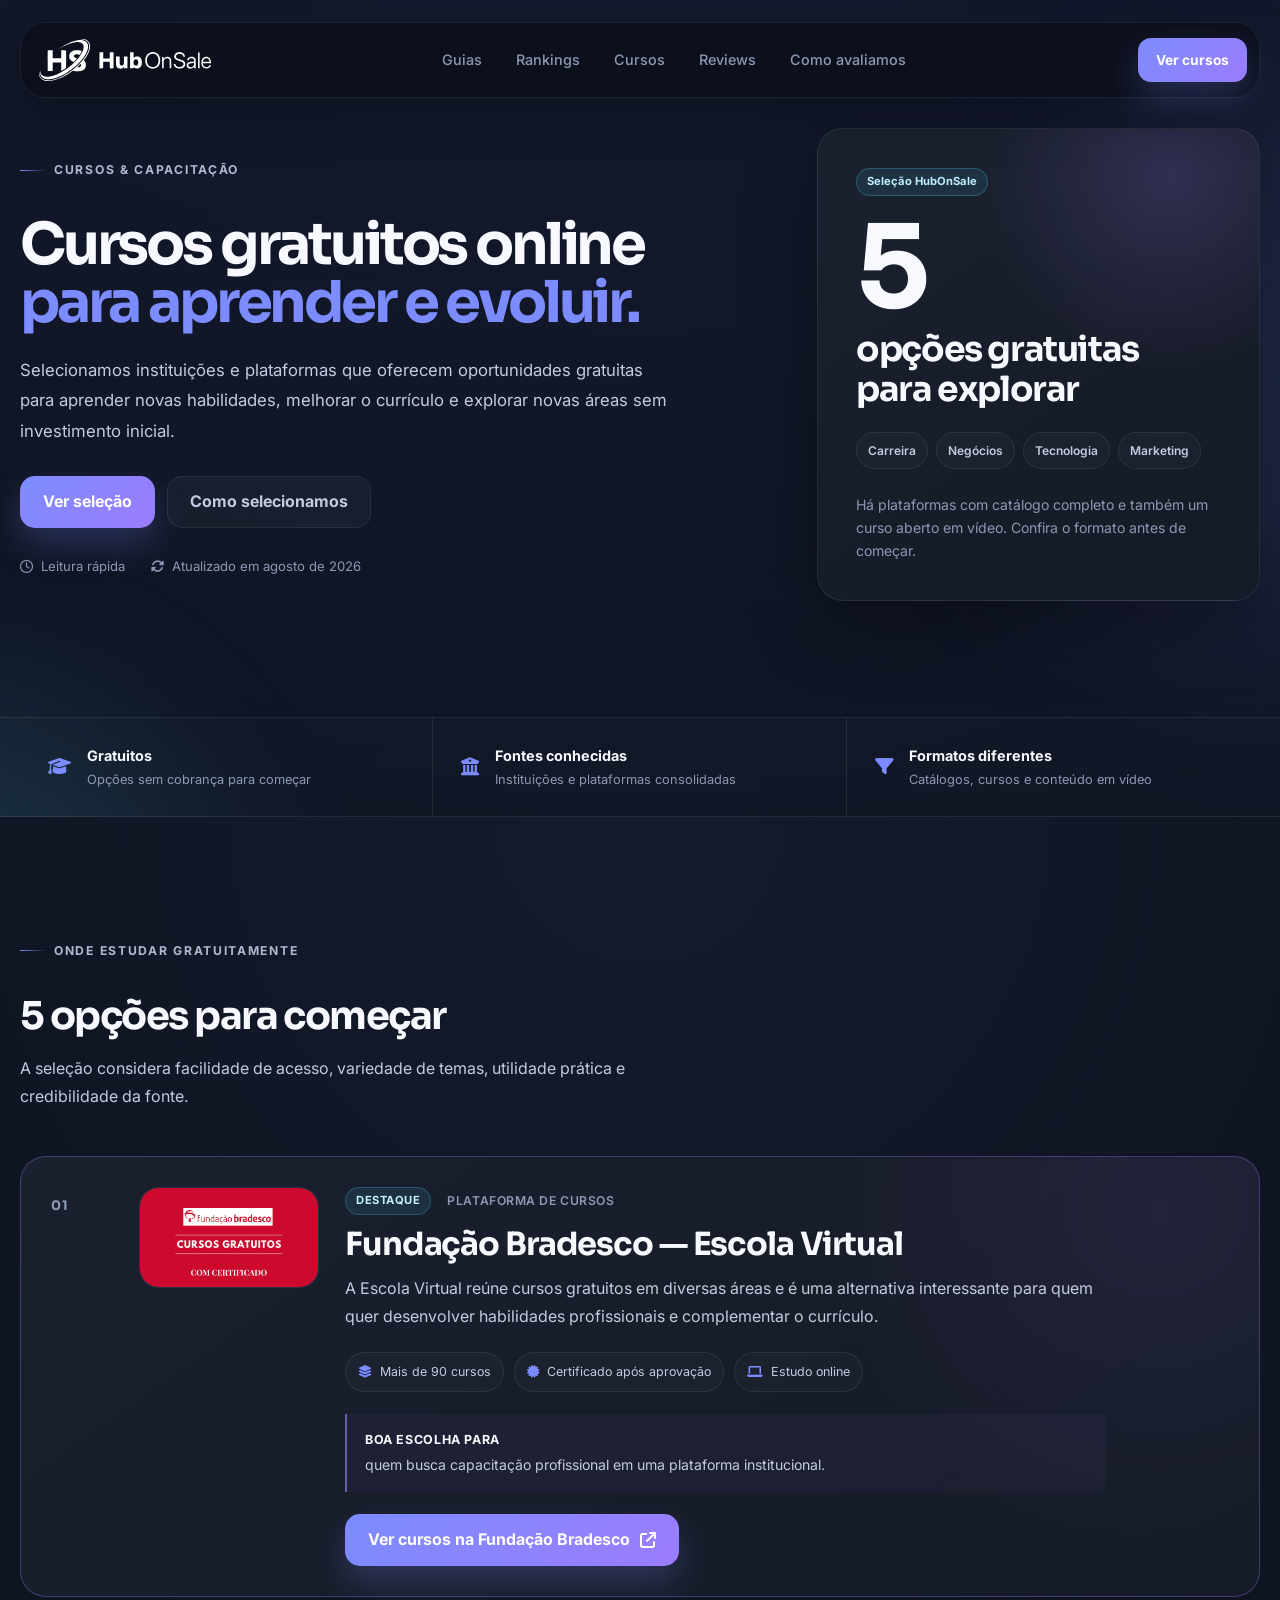
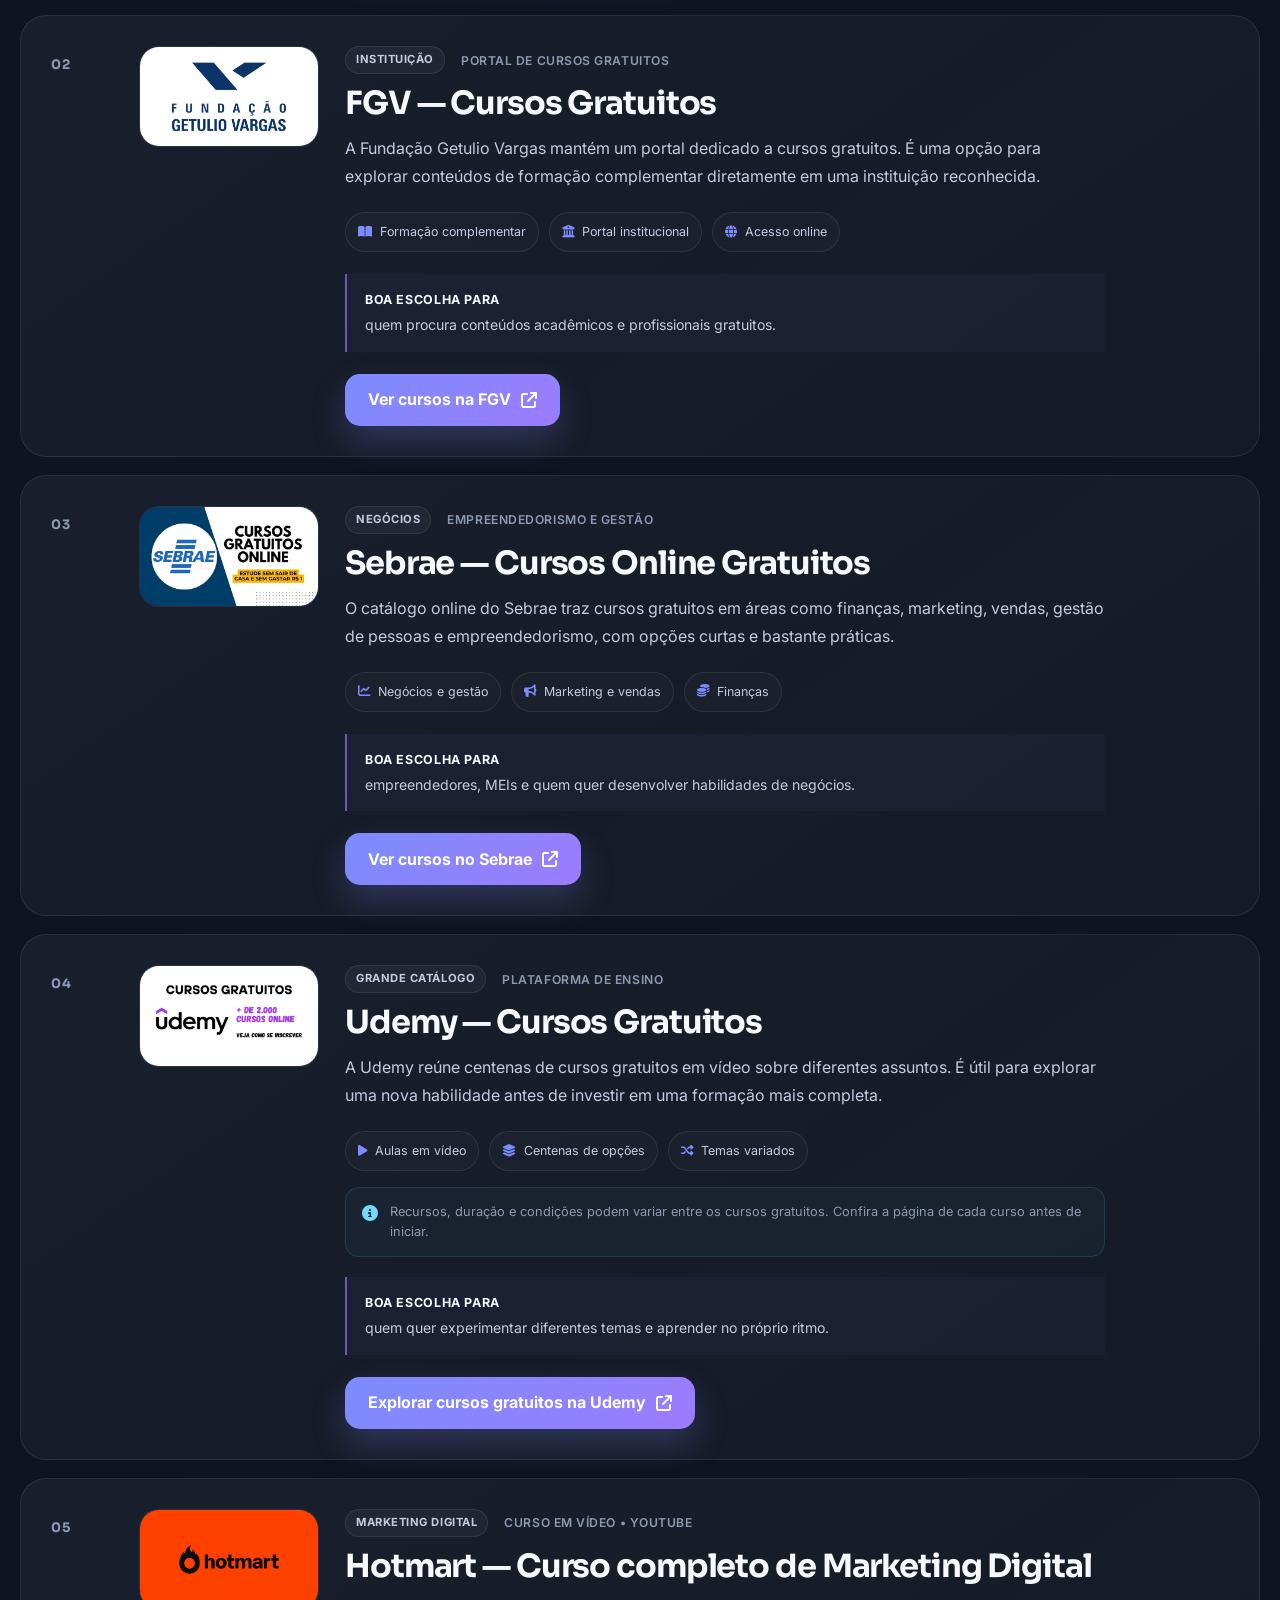
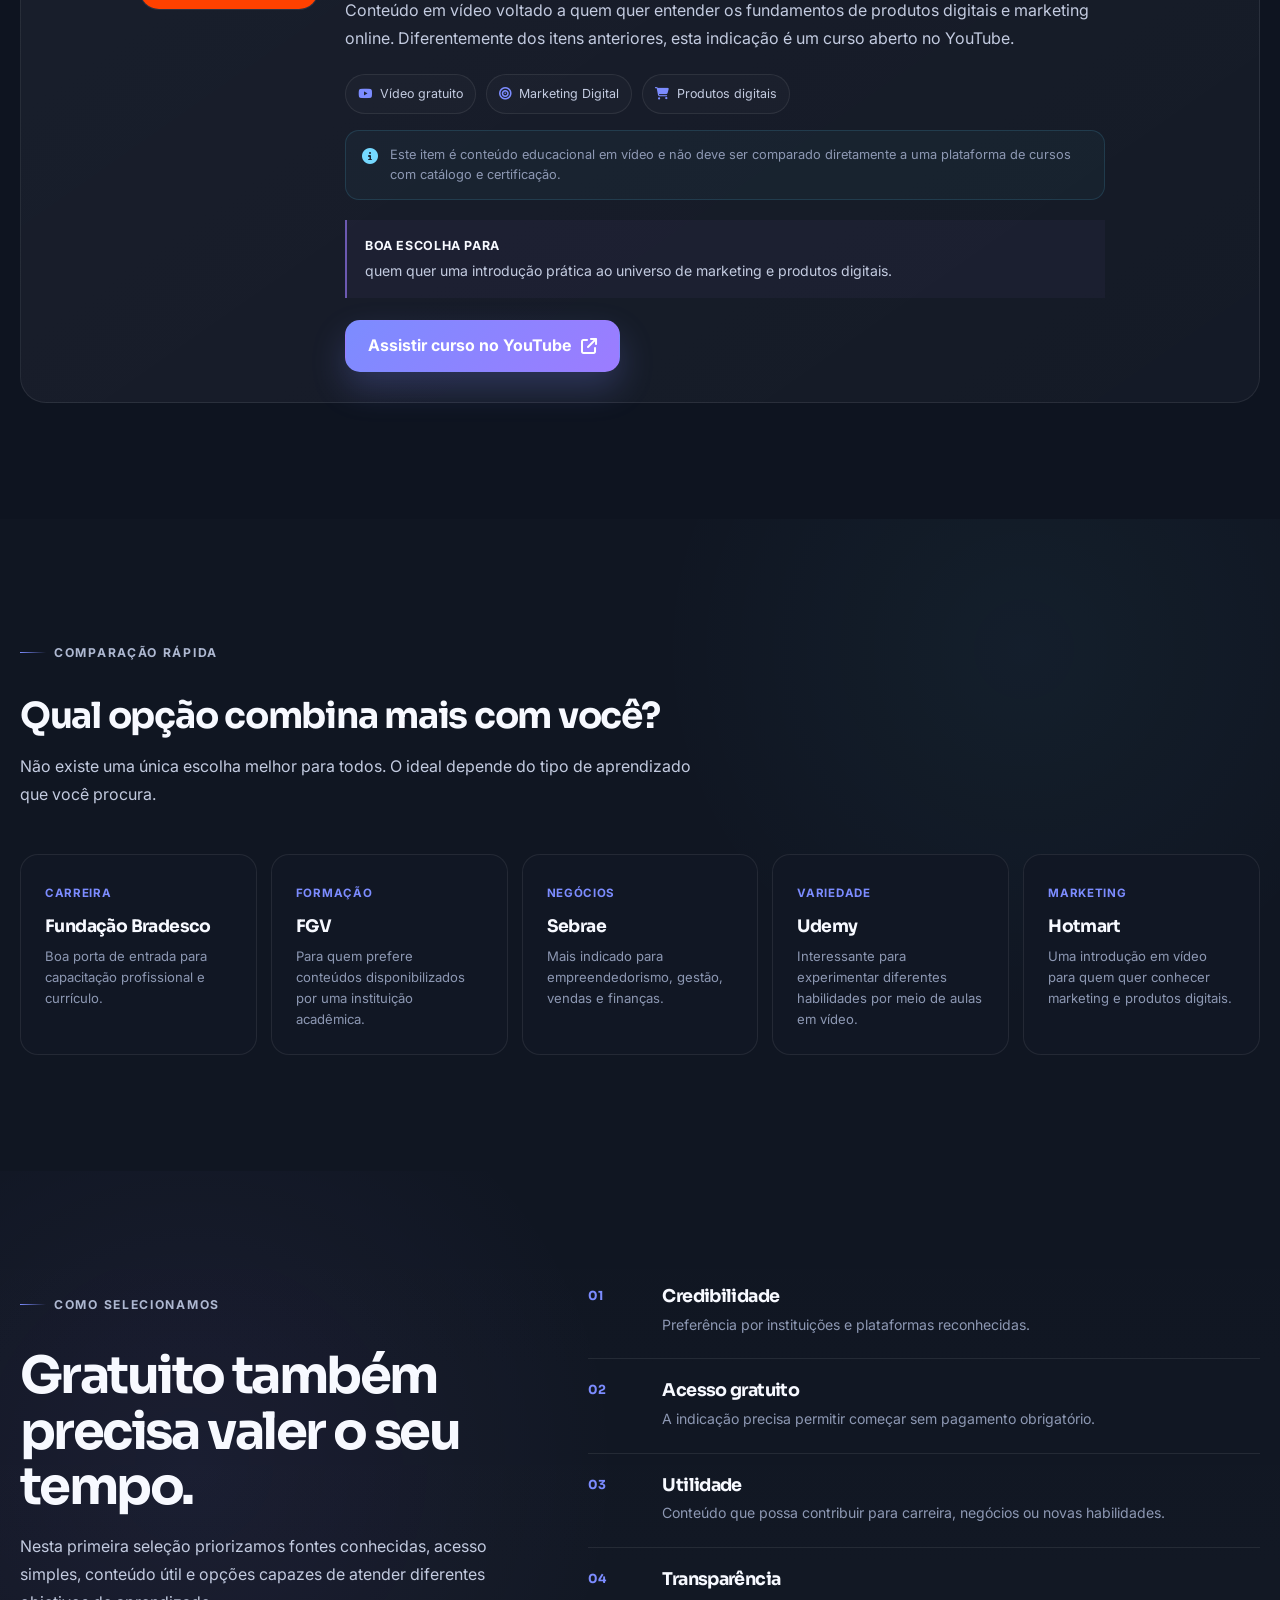
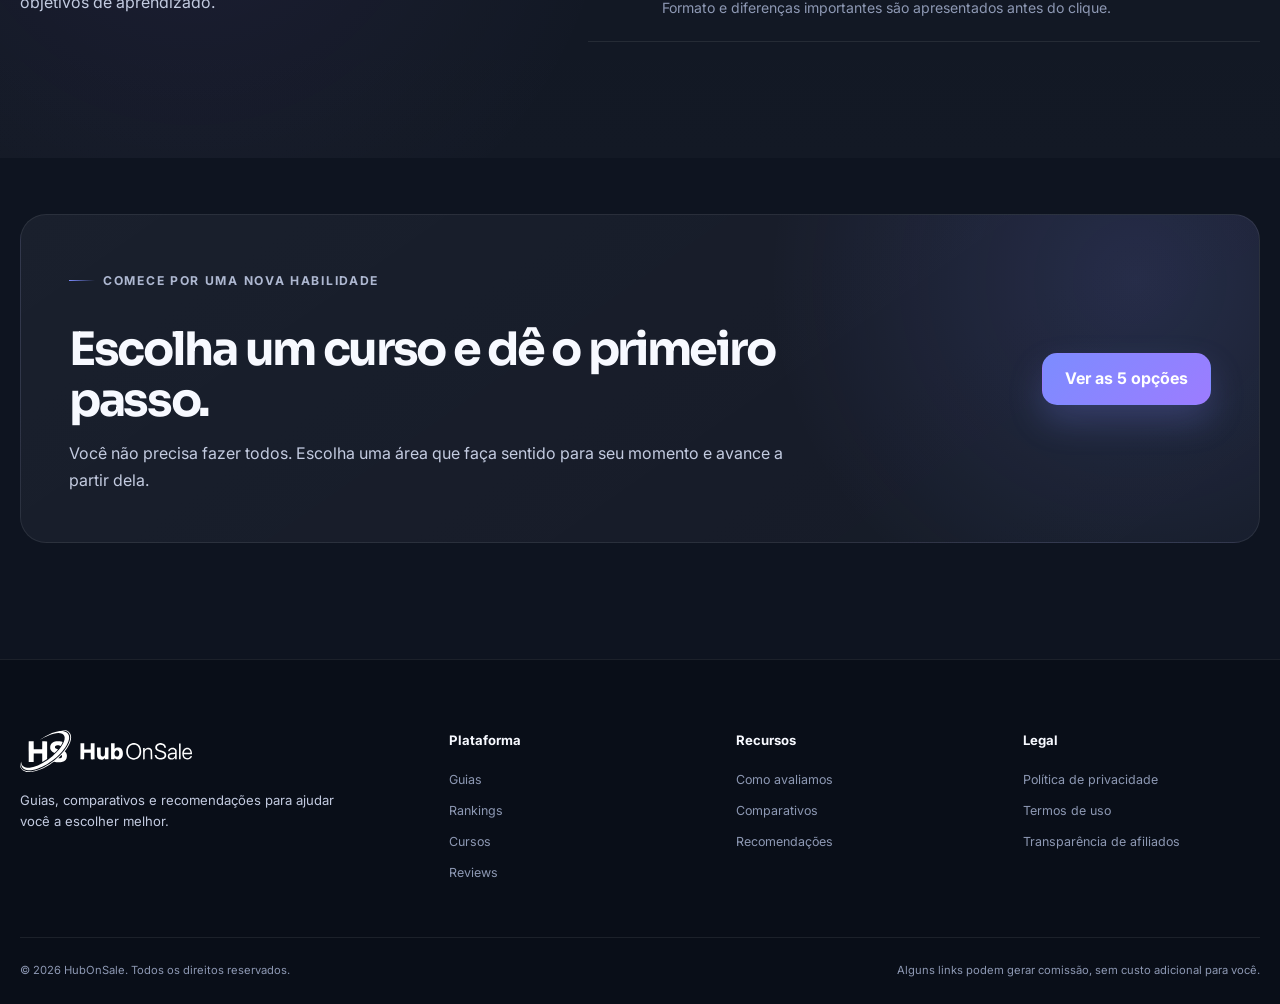
<file: cursos-gratuitos.html>
<!DOCTYPE html>
<html lang="pt-BR">
<head>
  <meta charset="UTF-8">
  <meta name="viewport" content="width=device-width, initial-scale=1.0">

  <title>Cursos gratuitos online: 5 opções para começar | HubOnSale</title>
  <meta
    name="description"
    content="Conheça 5 opções de cursos gratuitos online em instituições e plataformas como Fundação Bradesco, FGV, Sebrae, Udemy e Hotmart."
  >
  <meta name="theme-color" content="#0b0f19">

  <link rel="canonical" href="https://hubonsale.com/cursos-gratuitos">

  <meta property="og:type" content="article">
  <meta property="og:title" content="Cursos gratuitos online: 5 opções para começar">
  <meta
    property="og:description"
    content="Uma seleção de cursos e plataformas gratuitas para aprender novas habilidades, melhorar o currículo e explorar novas áreas."
  >
  <meta property="og:url" content="https://hubonsale.com/cursos-gratuitos">
  <meta property="og:site_name" content="HubOnSale">

  <link rel="preconnect" href="https://fonts.googleapis.com">
  <link rel="preconnect" href="https://fonts.gstatic.com" crossorigin>
  <link rel="stylesheet" href="https://cdnjs.cloudflare.com/ajax/libs/font-awesome/6.5.2/css/all.min.css">
  <link
    href="https://fonts.googleapis.com/css2?family=Inter:wght@400;500;600;700;800&family=Sora:wght@600;700&display=swap"
    rel="stylesheet"
  >

  <link rel="icon" href="/favicon.svg" type="image/svg+xml">
  <link rel="icon" href="/favicon.ico" sizes="any">
  <link rel="apple-touch-icon" href="/apple-touch-icon.png">
  <link rel="manifest" href="/site.webmanifest">

  <link rel="stylesheet" href="css/style.css">
  <link rel="stylesheet" href="css/pages/cursos-gratuitos.css">

  <script type="application/ld+json">
  {
    "@context": "https://schema.org",
    "@type": "ItemList",
    "name": "Cursos gratuitos online: 5 opções para começar",
    "itemListElement": [
      {
        "@type": "ListItem",
        "position": 1,
        "name": "Fundação Bradesco - Escola Virtual",
        "url": "https://www.ev.org.br/cursos"
      },
      {
        "@type": "ListItem",
        "position": 2,
        "name": "FGV - Cursos Gratuitos",
        "url": "https://cursosgratuitos.fgv.br/"
      },
      {
        "@type": "ListItem",
        "position": 3,
        "name": "Sebrae - Cursos Online",
        "url": "https://sp.loja.sebrae.com.br/cursos/cursos-online"
      },
      {
        "@type": "ListItem",
        "position": 4,
        "name": "Udemy - Cursos Gratuitos",
        "url": "https://www.udemy.com/courses/search/?q=cursos+gratuitos&src=sac&kw=cursos+gratu%C3%ADtos"
      },
      {
        "@type": "ListItem",
        "position": 5,
        "name": "Hotmart - Curso de Marketing Digital",
        "url": "https://www.youtube.com/watch?v=rtoUz56U16M"
      }
    ]
  }
  </script>
</head>

<body>
  <a class="skip-link" href="#conteudo">Ir para o conteúdo</a>

  <div class="site-glow site-glow--one" aria-hidden="true"></div>
  <div class="site-glow site-glow--two" aria-hidden="true"></div>

  <header class="site-header">
    <div class="nav-shell">
      <a class="brand" href="/" aria-label="HubOnSale">
        <img src="img/brand/hubonsale-logo-white.svg" alt="HubOnSale">
      </a>

      <nav class="main-nav" aria-label="Navegação principal">
        <a href="/#rankings">Guias</a>
        <a href="/#rankings">Rankings</a>
        <a href="/cursos-gratuitos" aria-current="page">Cursos</a>
        <a href="/#reviews">Reviews</a>
        <a href="/#metodologia">Como avaliamos</a>
      </nav>

      <div class="nav-actions">
        <a class="btn btn-primary btn-small" href="#lista-cursos">Ver cursos</a>

        <button
          class="menu-toggle"
          type="button"
          aria-label="Abrir menu"
          aria-controls="mobileMenu"
          aria-expanded="false"
        >
          <span></span><span></span><span></span>
        </button>
      </div>
    </div>
  </header>

  <div class="mobile-menu" id="mobileMenu" hidden>
    <button
      class="mobile-menu__backdrop"
      type="button"
      aria-label="Fechar menu">
    </button>

    <aside class="mobile-menu__panel" aria-label="Menu móvel">
      <div class="mobile-menu__header">
        <a class="brand" href="/" aria-label="HubOnSale">
          <img src="img/brand/hubonsale-logo-white.svg" alt="HubOnSale">
        </a>

        <button
          class="mobile-menu__close"
          type="button"
          aria-label="Fechar menu"
        >
          <i class="fa-solid fa-xmark" aria-hidden="true"></i>
        </button>
      </div>

      <nav class="mobile-menu__nav" aria-label="Navegação móvel">
        <a href="/#rankings">Guias</a>
        <a href="/#rankings">Rankings</a>
        <a href="/cursos-gratuitos" aria-current="page">Cursos</a>
        <a href="/#reviews">Reviews</a>
        <a href="/#metodologia">Como avaliamos</a>
      </nav>

      <a class="btn btn-primary mobile-menu__cta" href="#lista-cursos">
        Ver cursos
      </a>
    </aside>
  </div>

  <main id="conteudo">

    <section class="courses-hero section">
      <div class="container courses-hero__grid">
        <div class="courses-hero__copy">
          <span class="eyebrow">Cursos & Capacitação</span>

          <h1>
            Cursos gratuitos online
            <span>para aprender e evoluir.</span>
          </h1>

          <p>
            Selecionamos instituições e plataformas que oferecem oportunidades
            gratuitas para aprender novas habilidades, melhorar o currículo
            e explorar novas áreas sem investimento inicial.
          </p>

          <div class="courses-hero__actions">
            <a class="btn btn-primary" href="#lista-cursos">Ver seleção</a>
            <a class="btn btn-secondary" href="#como-escolhemos">Como selecionamos</a>
          </div>

          <div class="courses-hero__meta" aria-label="Informações do guia">
            <span><i class="fa-regular fa-clock" aria-hidden="true"></i> Leitura rápida</span>
            <span><i class="fa-solid fa-rotate" aria-hidden="true"></i> Atualizado em agosto de 2026</span>
          </div>
        </div>

        <aside class="courses-hero__panel" aria-label="Resumo da seleção">
          <span class="chip chip-accent">Seleção HubOnSale</span>

          <div class="courses-hero__number">5</div>

          <h2>opções gratuitas para explorar</h2>

          <div class="courses-hero__tags">
            <span>Carreira</span>
            <span>Negócios</span>
            <span>Tecnologia</span>
            <span>Marketing</span>
          </div>

          <p>
            Há plataformas com catálogo completo e também um curso aberto em vídeo.
            Confira o formato antes de começar.
          </p>
        </aside>
      </div>
    </section>

    <section class="courses-trust" aria-label="Sobre esta seleção">
      <div class="container courses-trust__grid">
        <div>
          <i class="fa-solid fa-graduation-cap" aria-hidden="true"></i>
          <span><strong>Gratuitos</strong>Opções sem cobrança para começar</span>
        </div>
        <div>
          <i class="fa-solid fa-building-columns" aria-hidden="true"></i>
          <span><strong>Fontes conhecidas</strong>Instituições e plataformas consolidadas</span>
        </div>
        <div>
          <i class="fa-solid fa-filter" aria-hidden="true"></i>
          <span><strong>Formatos diferentes</strong>Catálogos, cursos e conteúdo em vídeo</span>
        </div>
      </div>
    </section>

    <section class="section courses-list-section" id="lista-cursos">
      <div class="container">
        <div class="courses-section-heading">
          <span class="eyebrow">Onde estudar gratuitamente</span>
          <h2>5 opções para começar</h2>
          <p>
            A seleção considera facilidade de acesso, variedade de temas,
            utilidade prática e credibilidade da fonte.
          </p>
        </div>

        <div class="courses-list">

          <article class="course-card course-card--featured">
            <div class="course-card__rank">01</div>

            <div class="course-card__visual">
              <img src="img/cursos/fundaçã_bradesco.webp" alt="Cursos online da Escola Virtual Fundação Bradesco">
            </div>

            <div class="course-card__content">
              <div class="course-card__meta">
                <span class="chip chip-accent">Destaque</span>
                <span>Plataforma de cursos</span>
              </div>

              <h3>Fundação Bradesco — Escola Virtual</h3>

              <p>
                A Escola Virtual reúne cursos gratuitos em diversas áreas e é uma
                alternativa interessante para quem quer desenvolver habilidades
                profissionais e complementar o currículo.
              </p>

              <div class="course-card__facts">
                <span><i class="fa-solid fa-layer-group"></i> Mais de 90 cursos</span>
                <span><i class="fa-solid fa-certificate"></i> Certificado após aprovação</span>
                <span><i class="fa-solid fa-laptop"></i> Estudo online</span>
              </div>

              <div class="course-card__verdict">
                <strong>Boa escolha para</strong>
                <span>quem busca capacitação profissional em uma plataforma institucional.</span>
              </div>

              <a
                class="btn btn-primary"
                href="https://www.ev.org.br/cursos"
                target="_blank"
                rel="noopener noreferrer"
              >
                Ver cursos na Fundação Bradesco
                <i class="fa-solid fa-arrow-up-right-from-square" aria-hidden="true"></i>
              </a>
            </div>
          </article>

          <article class="course-card">
            <div class="course-card__rank">02</div>

            <div class="course-card__visual">
              <img src="img/cursos/FGV.webp" alt="Cursos online da Escola Virtual Fundação Getúlio Vargas">
            </div>

            <div class="course-card__content">
              <div class="course-card__meta">
                <span class="chip chip-muted">Instituição</span>
                <span>Portal de cursos gratuitos</span>
              </div>

              <h3>FGV — Cursos Gratuitos</h3>

              <p>
                A Fundação Getulio Vargas mantém um portal dedicado a cursos
                gratuitos. É uma opção para explorar conteúdos de formação
                complementar diretamente em uma instituição reconhecida.
              </p>

              <div class="course-card__facts">
                <span><i class="fa-solid fa-book-open"></i> Formação complementar</span>
                <span><i class="fa-solid fa-building-columns"></i> Portal institucional</span>
                <span><i class="fa-solid fa-globe"></i> Acesso online</span>
              </div>

              <div class="course-card__verdict">
                <strong>Boa escolha para</strong>
                <span>quem procura conteúdos acadêmicos e profissionais gratuitos.</span>
              </div>

              <a
                class="btn btn-primary"
                href="https://cursosgratuitos.fgv.br/"
                target="_blank"
                rel="noopener noreferrer"
              >
                Ver cursos na FGV
                <i class="fa-solid fa-arrow-up-right-from-square" aria-hidden="true"></i>
              </a>
            </div>
          </article>

          <article class="course-card">
            <div class="course-card__rank">03</div>

            <div class="course-card__visual">
              <img src="img/cursos/sebrae-cursos-gratuitos.webp" alt="Cursos online da Escola Virtual Fundação Sebrae">
            </div>

            <div class="course-card__content">
              <div class="course-card__meta">
                <span class="chip chip-muted">Negócios</span>
                <span>Empreendedorismo e gestão</span>
              </div>

              <h3>Sebrae — Cursos Online Gratuitos</h3>

              <p>
                O catálogo online do Sebrae traz cursos gratuitos em áreas como
                finanças, marketing, vendas, gestão de pessoas e empreendedorismo,
                com opções curtas e bastante práticas.
              </p>

              <div class="course-card__facts">
                <span><i class="fa-solid fa-chart-line"></i> Negócios e gestão</span>
                <span><i class="fa-solid fa-bullhorn"></i> Marketing e vendas</span>
                <span><i class="fa-solid fa-coins"></i> Finanças</span>
              </div>

              <div class="course-card__verdict">
                <strong>Boa escolha para</strong>
                <span>empreendedores, MEIs e quem quer desenvolver habilidades de negócios.</span>
              </div>

              <a
                class="btn btn-primary"
                href="https://sp.loja.sebrae.com.br/cursos/cursos-online"
                target="_blank"
                rel="noopener noreferrer"
              >
                Ver cursos no Sebrae
                <i class="fa-solid fa-arrow-up-right-from-square" aria-hidden="true"></i>
              </a>
            </div>
          </article>

          <article class="course-card">
            <div class="course-card__rank">04</div>

            <div class="course-card__visual">
              <img src="img/cursos/Udemy-cursos-gratuitos.webp" alt="Cursos online da Escola Virtual Udemy">
            </div>

            <div class="course-card__content">
              <div class="course-card__meta">
                <span class="chip chip-muted">Grande catálogo</span>
                <span>Plataforma de ensino</span>
              </div>

              <h3>Udemy — Cursos Gratuitos</h3>

              <p>
                A Udemy reúne centenas de cursos gratuitos em vídeo sobre diferentes
                assuntos. É útil para explorar uma nova habilidade antes de investir
                em uma formação mais completa.
              </p>

              <div class="course-card__facts">
                <span><i class="fa-solid fa-play"></i> Aulas em vídeo</span>
                <span><i class="fa-solid fa-layer-group"></i> Centenas de opções</span>
                <span><i class="fa-solid fa-shuffle"></i> Temas variados</span>
              </div>

              <div class="course-card__notice">
                <i class="fa-solid fa-circle-info" aria-hidden="true"></i>
                <p>
                  Recursos, duração e condições podem variar entre os cursos gratuitos.
                  Confira a página de cada curso antes de iniciar.
                </p>
              </div>

              <div class="course-card__verdict">
                <strong>Boa escolha para</strong>
                <span>quem quer experimentar diferentes temas e aprender no próprio ritmo.</span>
              </div>

              <a
                class="btn btn-primary"
                href="https://www.udemy.com/courses/search/?q=cursos+gratuitos&src=sac&kw=cursos+gratu%C3%ADtos"
                target="_blank"
                rel="noopener noreferrer"
              >
                Explorar cursos gratuitos na Udemy
                <i class="fa-solid fa-arrow-up-right-from-square" aria-hidden="true"></i>
              </a>
            </div>
          </article>

          <article class="course-card">
            <div class="course-card__rank">05</div>

            <div class="course-card__visual">
              <img src="img/cursos/hotmart-cursos.webp" alt="Cursos online no Youtube da Hotmart">
            </div>

            <div class="course-card__content">
              <div class="course-card__meta">
                <span class="chip chip-muted">Marketing Digital</span>
                <span>Curso em vídeo • YouTube</span>
              </div>

              <h3>Hotmart — Curso completo de Marketing Digital</h3>

              <p>
                Conteúdo em vídeo voltado a quem quer entender os fundamentos de
                produtos digitais e marketing online. Diferentemente dos itens
                anteriores, esta indicação é um curso aberto no YouTube.
              </p>

              <div class="course-card__facts">
                <span><i class="fa-brands fa-youtube"></i> Vídeo gratuito</span>
                <span><i class="fa-solid fa-bullseye"></i> Marketing Digital</span>
                <span><i class="fa-solid fa-cart-shopping"></i> Produtos digitais</span>
              </div>

              <div class="course-card__notice">
                <i class="fa-solid fa-circle-info" aria-hidden="true"></i>
                <p>
                  Este item é conteúdo educacional em vídeo e não deve ser comparado
                  diretamente a uma plataforma de cursos com catálogo e certificação.
                </p>
              </div>

              <div class="course-card__verdict">
                <strong>Boa escolha para</strong>
                <span>quem quer uma introdução prática ao universo de marketing e produtos digitais.</span>
              </div>

              <a
                class="btn btn-primary"
                href="https://www.youtube.com/watch?v=rtoUz56U16M"
                target="_blank"
                rel="noopener noreferrer"
              >
                Assistir curso no YouTube
                <i class="fa-solid fa-arrow-up-right-from-square" aria-hidden="true"></i>
              </a>
            </div>
          </article>

        </div>
      </div>
    </section>

    <section class="section courses-comparison-section" aria-labelledby="comparacao-title">
      <div class="container">
        <div class="courses-section-heading">
          <span class="eyebrow">Comparação rápida</span>
          <h2 id="comparacao-title">Qual opção combina mais com você?</h2>
          <p>
            Não existe uma única escolha melhor para todos. O ideal depende do
            tipo de aprendizado que você procura.
          </p>
        </div>

        <div class="courses-comparison-grid">
          <article>
            <span>Carreira</span>
            <h3>Fundação Bradesco</h3>
            <p>Boa porta de entrada para capacitação profissional e currículo.</p>
          </article>

          <article>
            <span>Formação</span>
            <h3>FGV</h3>
            <p>Para quem prefere conteúdos disponibilizados por uma instituição acadêmica.</p>
          </article>

          <article>
            <span>Negócios</span>
            <h3>Sebrae</h3>
            <p>Mais indicado para empreendedorismo, gestão, vendas e finanças.</p>
          </article>

          <article>
            <span>Variedade</span>
            <h3>Udemy</h3>
            <p>Interessante para experimentar diferentes habilidades por meio de aulas em vídeo.</p>
          </article>

          <article>
            <span>Marketing</span>
            <h3>Hotmart</h3>
            <p>Uma introdução em vídeo para quem quer conhecer marketing e produtos digitais.</p>
          </article>
        </div>
      </div>
    </section>

    <section class="section courses-method-section" id="como-escolhemos">
      <div class="container courses-method-grid">
        <div>
          <span class="eyebrow">Como selecionamos</span>
          <h2>Gratuito também precisa valer o seu tempo.</h2>
          <p>
            Nesta primeira seleção priorizamos fontes conhecidas, acesso simples,
            conteúdo útil e opções capazes de atender diferentes objetivos de aprendizado.
          </p>
        </div>

        <div class="courses-method-list">
          <article>
            <span>01</span>
            <div>
              <h3>Credibilidade</h3>
              <p>Preferência por instituições e plataformas reconhecidas.</p>
            </div>
          </article>

          <article>
            <span>02</span>
            <div>
              <h3>Acesso gratuito</h3>
              <p>A indicação precisa permitir começar sem pagamento obrigatório.</p>
            </div>
          </article>

          <article>
            <span>03</span>
            <div>
              <h3>Utilidade</h3>
              <p>Conteúdo que possa contribuir para carreira, negócios ou novas habilidades.</p>
            </div>
          </article>

          <article>
            <span>04</span>
            <div>
              <h3>Transparência</h3>
              <p>Formato e diferenças importantes são apresentados antes do clique.</p>
            </div>
          </article>
        </div>
      </div>
    </section>

    <section class="section courses-final-cta">
      <div class="container">
        <div class="courses-final-cta__box">
          <div>
            <span class="eyebrow">Comece por uma nova habilidade</span>
            <h2>Escolha um curso e dê o primeiro passo.</h2>
            <p>
              Você não precisa fazer todos. Escolha uma área que faça sentido
              para seu momento e avance a partir dela.
            </p>
          </div>

          <a class="btn btn-primary" href="#lista-cursos">Ver as 5 opções</a>
        </div>
      </div>
    </section>

  </main>

  <footer class="site-footer">
    <div class="container footer-grid">
      <div>
        <a class="brand footer-brand" href="/" aria-label="HubOnSale">
          <img src="img/brand/hubonsale-logo-white.svg" alt="HubOnSale">
        </a>
        <p>Guias, comparativos e recomendações para ajudar você a escolher melhor.</p>
      </div>

      <div>
        <strong>Plataforma</strong>
        <a href="/#rankings">Guias</a>
        <a href="/#rankings">Rankings</a>
        <a href="/cursos-gratuitos">Cursos</a>
        <a href="/#reviews">Reviews</a>
      </div>

      <div>
        <strong>Recursos</strong>
        <a href="/#metodologia">Como avaliamos</a>
        <a href="/#rankings">Comparativos</a>
        <a href="/#rankings">Recomendações</a>
      </div>

      <div>
        <strong>Legal</strong>
        <a href="/politica-de-privacidade">Política de privacidade</a>
        <a href="/termos-de-uso.html">Termos de uso</a>
        <a href="/transparencia-afiliados">Transparência de afiliados</a>
      </div>
    </div>

    <div class="container footer-bottom">
      <p>© 2026 HubOnSale. Todos os direitos reservados.</p>
      <p>Alguns links podem gerar comissão, sem custo adicional para você.</p>
    </div>
  </footer>

  <script type="module" src="js/main.js"></script>
</body>
</html>
</file>
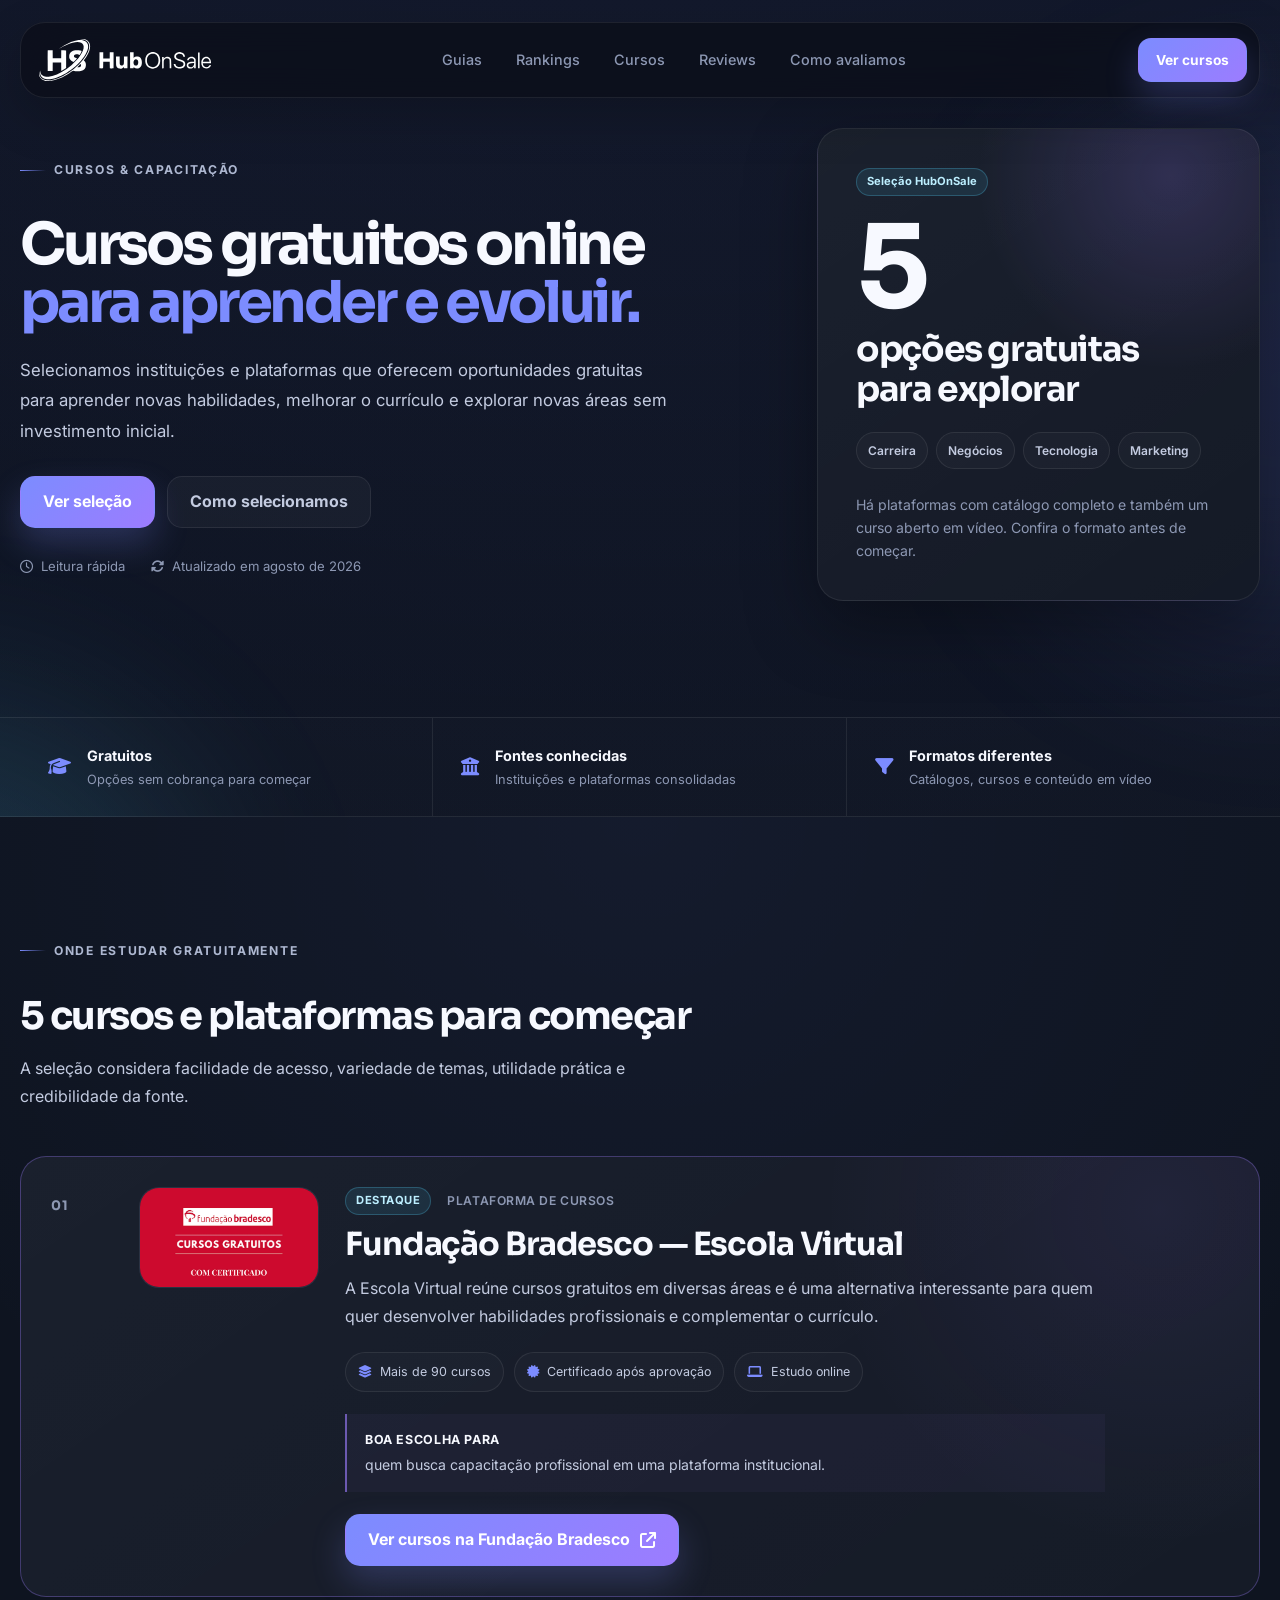
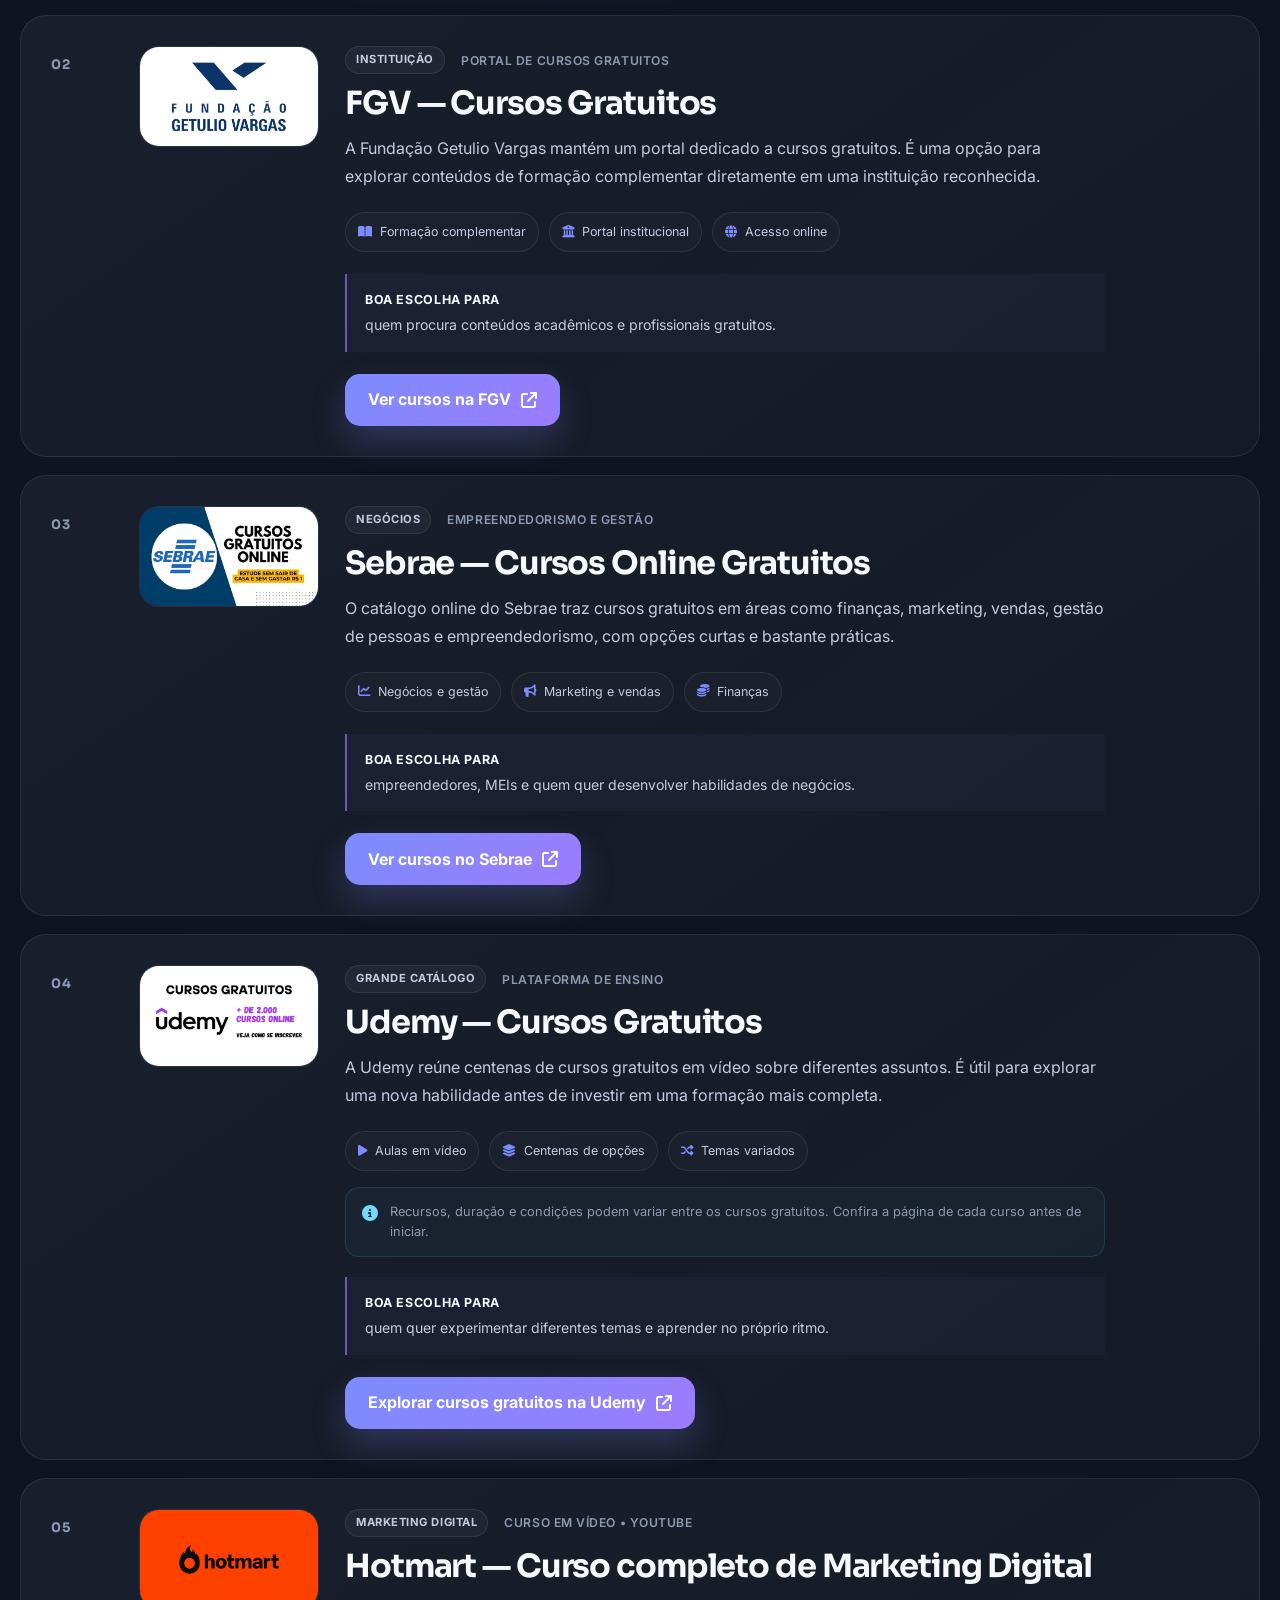
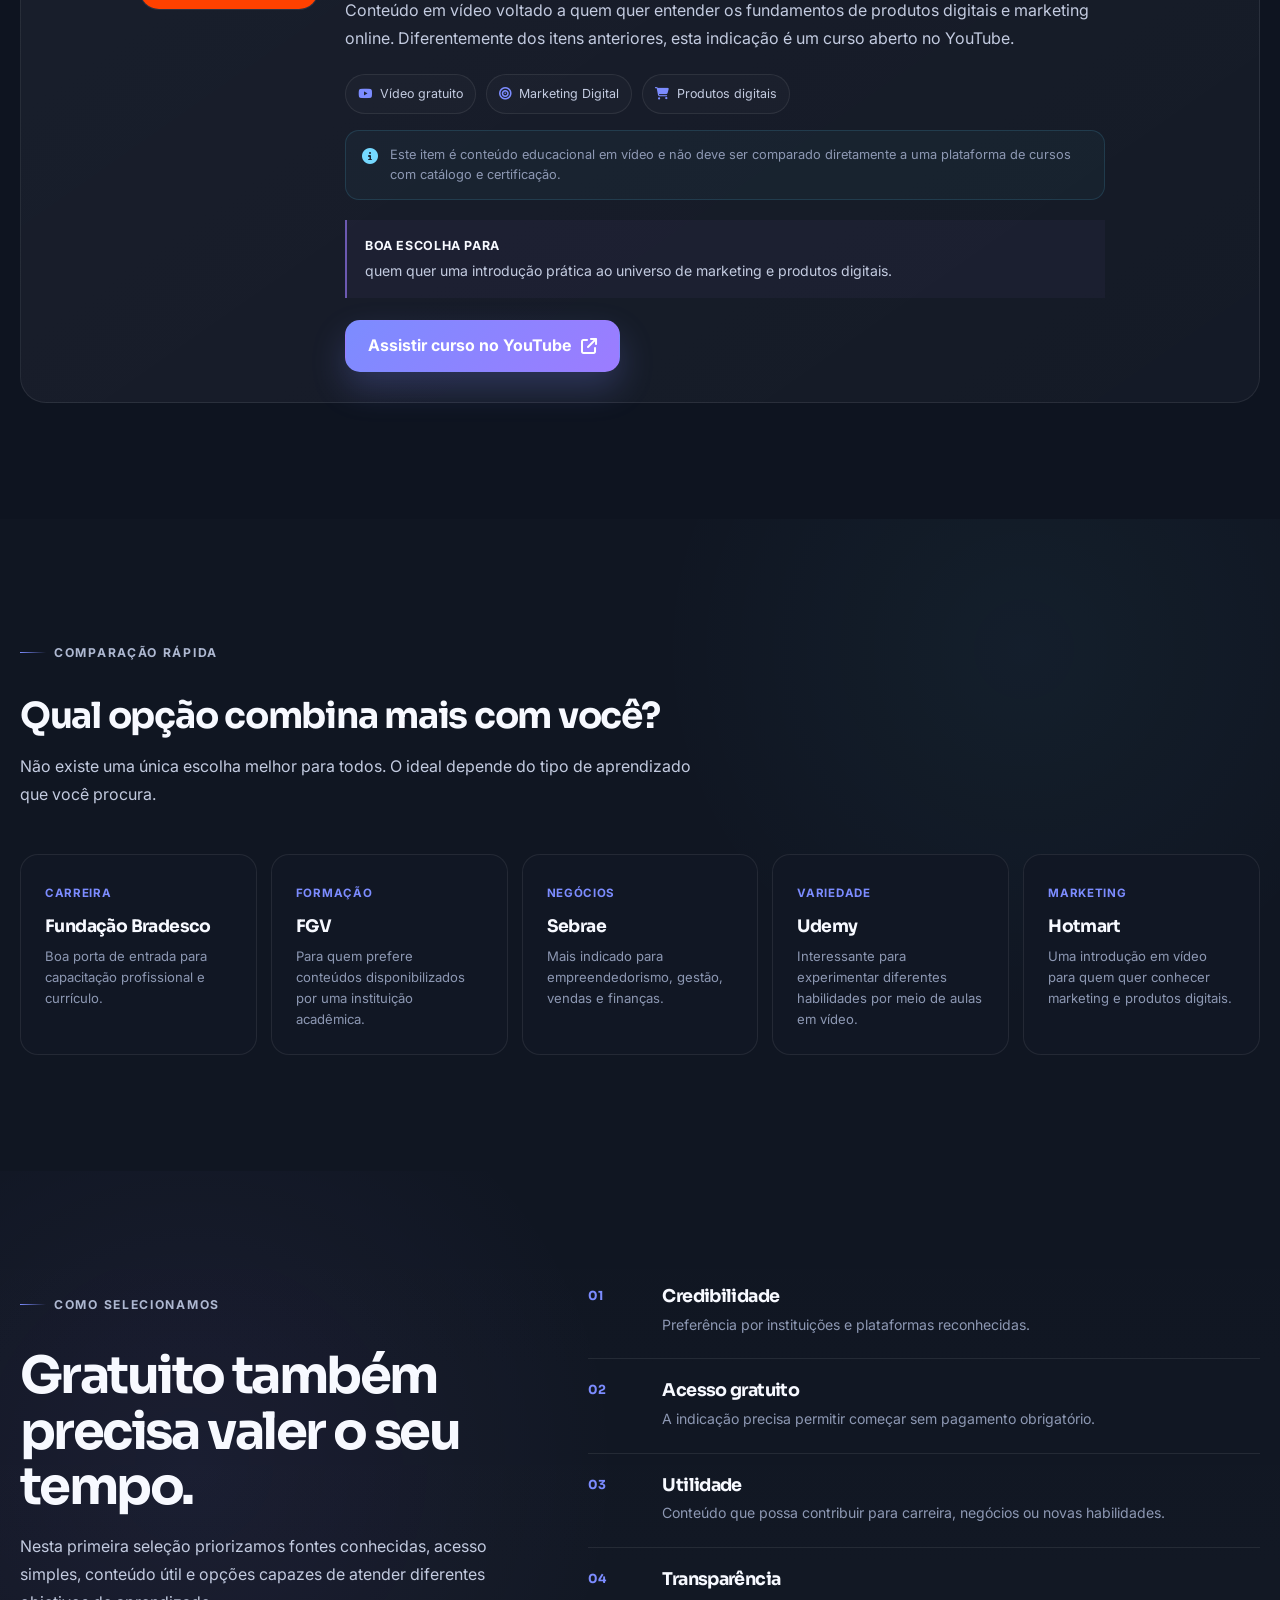
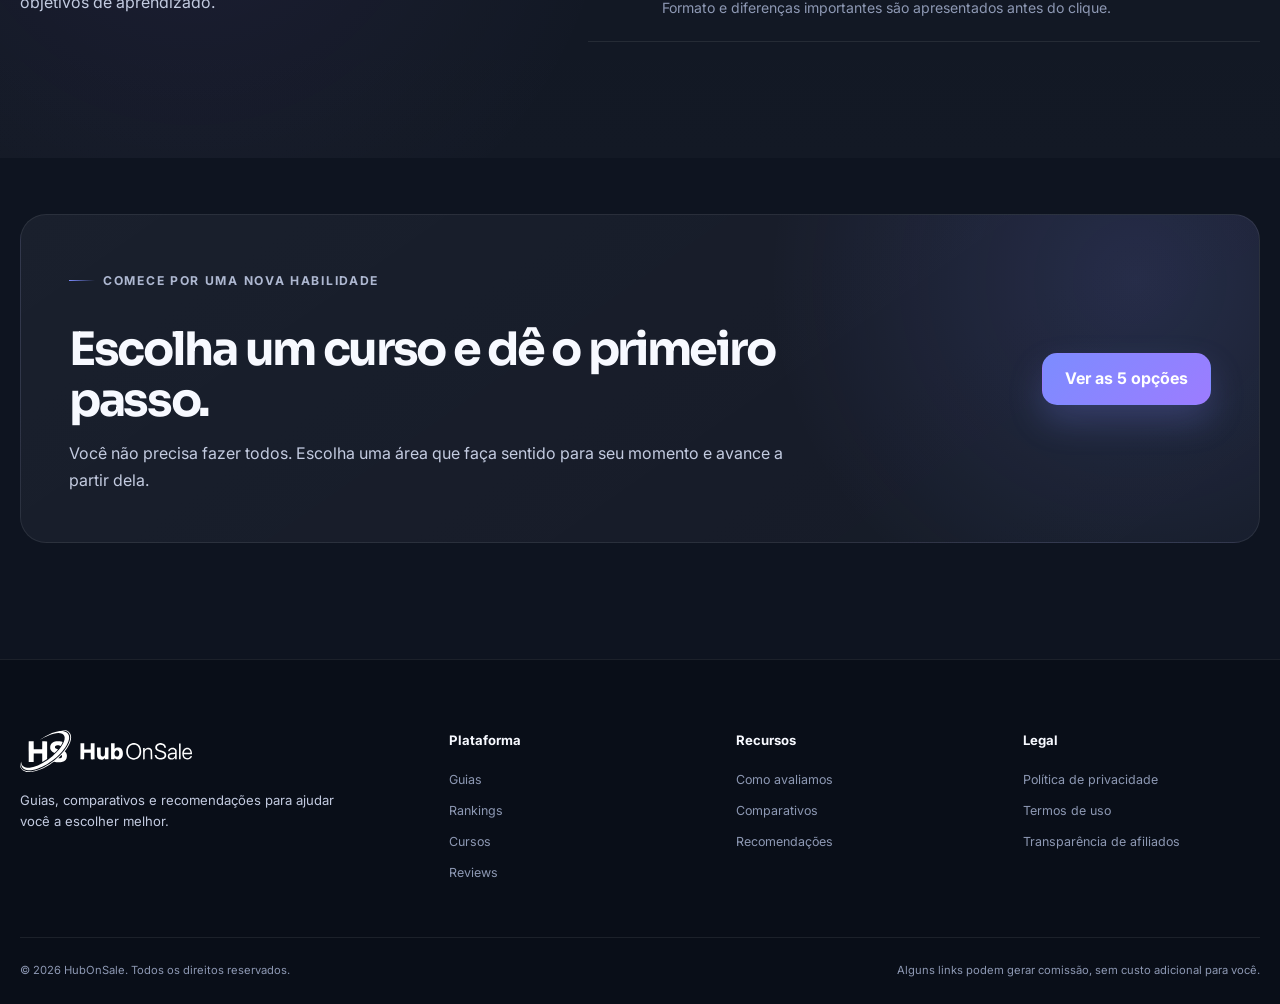
<file: cursos-gratuitos_old.html>
<!DOCTYPE html>
<html lang="pt-BR">
<head>
  <meta charset="UTF-8">
  <meta name="viewport" content="width=device-width, initial-scale=1.0">

  <title>Cursos gratuitos online: 5 opções para começar | HubOnSale</title>
  <meta
    name="description"
    content="Conheça 5 opções de cursos gratuitos online em instituições e plataformas como Fundação Bradesco, FGV, Sebrae, Udemy e Hotmart."
  >
  <meta name="theme-color" content="#0b0f19">

  <link rel="canonical" href="https://hubonsale.com/cursos-gratuitos">

  <meta property="og:type" content="article">
  <meta property="og:title" content="Cursos gratuitos online: 5 opções para começar">
  <meta
    property="og:description"
    content="Uma seleção de cursos e plataformas gratuitas para aprender novas habilidades, melhorar o currículo e explorar novas áreas."
  >
  <meta property="og:url" content="https://hubonsale.com/cursos-gratuitos">
  <meta property="og:site_name" content="HubOnSale">

  <link rel="preconnect" href="https://fonts.googleapis.com">
  <link rel="preconnect" href="https://fonts.gstatic.com" crossorigin>
  <link rel="stylesheet" href="https://cdnjs.cloudflare.com/ajax/libs/font-awesome/6.5.2/css/all.min.css">
  <link
    href="https://fonts.googleapis.com/css2?family=Inter:wght@400;500;600;700;800&family=Sora:wght@600;700&display=swap"
    rel="stylesheet"
  >

  <link rel="icon" href="/favicon.svg" type="image/svg+xml">
  <link rel="icon" href="/favicon.ico" sizes="any">
  <link rel="apple-touch-icon" href="/apple-touch-icon.png">
  <link rel="manifest" href="/site.webmanifest">

  <link rel="stylesheet" href="css/style.css">
  <link rel="stylesheet" href="css/pages/cursos-gratuitos.css">

  <script type="application/ld+json">
  {
    "@context": "https://schema.org",
    "@type": "ItemList",
    "name": "Cursos gratuitos online: 5 opções para começar",
    "itemListElement": [
      {
        "@type": "ListItem",
        "position": 1,
        "name": "Fundação Bradesco - Escola Virtual",
        "url": "https://www.ev.org.br/cursos"
      },
      {
        "@type": "ListItem",
        "position": 2,
        "name": "FGV - Cursos Gratuitos",
        "url": "https://cursosgratuitos.fgv.br/"
      },
      {
        "@type": "ListItem",
        "position": 3,
        "name": "Sebrae - Cursos Online",
        "url": "https://sp.loja.sebrae.com.br/cursos/cursos-online"
      },
      {
        "@type": "ListItem",
        "position": 4,
        "name": "Udemy - Cursos Gratuitos",
        "url": "https://www.udemy.com/courses/search/?q=cursos+gratuitos&src=sac&kw=cursos+gratu%C3%ADtos"
      },
      {
        "@type": "ListItem",
        "position": 5,
        "name": "Hotmart - Curso de Marketing Digital",
        "url": "https://www.youtube.com/watch?v=rtoUz56U16M"
      }
    ]
  }
  </script>
</head>

<body>
  <a class="skip-link" href="#conteudo">Ir para o conteúdo</a>

  <div class="site-glow site-glow--one" aria-hidden="true"></div>
  <div class="site-glow site-glow--two" aria-hidden="true"></div>

  <header class="site-header">
    <div class="nav-shell">
      <a class="brand" href="/" aria-label="HubOnSale">
        <img src="img/brand/hubonsale-logo-white.svg" alt="HubOnSale">
      </a>

      <nav class="main-nav" aria-label="Navegação principal">
        <a href="/#rankings">Guias</a>
        <a href="/#rankings">Rankings</a>
        <a href="/cursos-gratuitos" aria-current="page">Cursos</a>
        <a href="/#reviews">Reviews</a>
        <a href="/#metodologia">Como avaliamos</a>
      </nav>

      <div class="nav-actions">
        <a class="btn btn-primary btn-small" href="#lista-cursos">Ver cursos</a>

        <button
          class="menu-toggle"
          type="button"
          aria-label="Abrir menu"
          aria-controls="mobileMenu"
          aria-expanded="false"
        >
          <span></span><span></span><span></span>
        </button>
      </div>
    </div>
  </header>

  <div class="mobile-menu" id="mobileMenu" hidden>
    <button
      class="mobile-menu__backdrop"
      type="button"
      aria-label="Fechar menu">
    </button>

    <aside class="mobile-menu__panel" aria-label="Menu móvel">
      <div class="mobile-menu__header">
        <a class="brand" href="/" aria-label="HubOnSale">
          <img src="img/brand/hubonsale-logo-white.svg" alt="HubOnSale">
        </a>

        <button
          class="mobile-menu__close"
          type="button"
          aria-label="Fechar menu"
        >
          <i class="fa-solid fa-xmark" aria-hidden="true"></i>
        </button>
      </div>

      <nav class="mobile-menu__nav" aria-label="Navegação móvel">
        <a href="/#rankings">Guias</a>
        <a href="/#rankings">Rankings</a>
        <a href="/cursos-gratuitos" aria-current="page">Cursos</a>
        <a href="/#reviews">Reviews</a>
        <a href="/#metodologia">Como avaliamos</a>
      </nav>

      <a class="btn btn-primary mobile-menu__cta" href="#lista-cursos">
        Ver cursos
      </a>
    </aside>
  </div>

  <main id="conteudo">

    <section class="courses-hero section">
      <div class="container courses-hero__grid">
        <div class="courses-hero__copy">
          <span class="eyebrow">Cursos & Capacitação</span>

          <h1>
            Cursos gratuitos online
            <span>para aprender e evoluir.</span>
          </h1>

          <p>
            Selecionamos instituições e plataformas que oferecem oportunidades
            gratuitas para aprender novas habilidades, melhorar o currículo
            e explorar novas áreas sem investimento inicial.
          </p>

          <div class="courses-hero__actions">
            <a class="btn btn-primary" href="#lista-cursos">Ver seleção</a>
            <a class="btn btn-secondary" href="#como-escolhemos">Como selecionamos</a>
          </div>

          <div class="courses-hero__meta" aria-label="Informações do guia">
            <span><i class="fa-regular fa-clock" aria-hidden="true"></i> Leitura rápida</span>
            <span><i class="fa-solid fa-rotate" aria-hidden="true"></i> Atualizado em agosto de 2026</span>
          </div>
        </div>

        <aside class="courses-hero__panel" aria-label="Resumo da seleção">
          <span class="chip chip-accent">Seleção HubOnSale</span>

          <div class="courses-hero__number">5</div>

          <h2>opções gratuitas para explorar</h2>

          <div class="courses-hero__tags">
            <span>Carreira</span>
            <span>Negócios</span>
            <span>Tecnologia</span>
            <span>Marketing</span>
          </div>

          <p>
            Há plataformas com catálogo completo e também um curso aberto em vídeo.
            Confira o formato antes de começar.
          </p>
        </aside>
      </div>
    </section>

    <section class="courses-trust" aria-label="Sobre esta seleção">
      <div class="container courses-trust__grid">
        <div>
          <i class="fa-solid fa-graduation-cap" aria-hidden="true"></i>
          <span><strong>Gratuitos</strong>Opções sem cobrança para começar</span>
        </div>
        <div>
          <i class="fa-solid fa-building-columns" aria-hidden="true"></i>
          <span><strong>Fontes conhecidas</strong>Instituições e plataformas consolidadas</span>
        </div>
        <div>
          <i class="fa-solid fa-filter" aria-hidden="true"></i>
          <span><strong>Formatos diferentes</strong>Catálogos, cursos e conteúdo em vídeo</span>
        </div>
      </div>
    </section>

    <section class="section courses-list-section" id="lista-cursos">
      <div class="container">
        <div class="courses-section-heading">
          <span class="eyebrow">Onde estudar gratuitamente</span>
          <h2>5 cursos e plataformas para começar</h2>
          <p>
            A seleção considera facilidade de acesso, variedade de temas,
            utilidade prática e credibilidade da fonte.
          </p>
        </div>

        <div class="courses-list">

          <article class="course-card course-card--featured">
            <div class="course-card__rank">01</div>

            <div class="course-card__visual">
              <img src="img/cursos/fundaçã_bradesco.webp" alt="Cursos gratuitos da Fundação Bradesco">
            </div>

            <div class="course-card__content">
              <div class="course-card__meta">
                <span class="chip chip-accent">Destaque</span>
                <span>Plataforma de cursos</span>
              </div>

              <h3>Fundação Bradesco — Escola Virtual</h3>

              <p>
                A Escola Virtual reúne cursos gratuitos em diversas áreas e é uma
                alternativa interessante para quem quer desenvolver habilidades
                profissionais e complementar o currículo.
              </p>

              <div class="course-card__facts">
                <span><i class="fa-solid fa-layer-group"></i> Mais de 90 cursos</span>
                <span><i class="fa-solid fa-certificate"></i> Certificado após aprovação</span>
                <span><i class="fa-solid fa-laptop"></i> Estudo online</span>
              </div>

              <div class="course-card__verdict">
                <strong>Boa escolha para</strong>
                <span>quem busca capacitação profissional em uma plataforma institucional.</span>
              </div>

              <a
                class="btn btn-primary"
                href="https://www.ev.org.br/cursos"
                target="_blank"
                rel="noopener noreferrer"
              >
                Ver cursos na Fundação Bradesco
                <i class="fa-solid fa-arrow-up-right-from-square" aria-hidden="true"></i>
              </a>
            </div>
          </article>

          <article class="course-card">
            <div class="course-card__rank">02</div>

            <div class="course-card__visual">
              <img src="img/cursos/FGV.webp" alt="Cursos gratuitos da FGV">
            </div>

            <div class="course-card__content">
              <div class="course-card__meta">
                <span class="chip chip-muted">Instituição</span>
                <span>Portal de cursos gratuitos</span>
              </div>

              <h3>FGV — Cursos Gratuitos</h3>

              <p>
                A Fundação Getulio Vargas mantém um portal dedicado a cursos
                gratuitos. É uma opção para explorar conteúdos de formação
                complementar diretamente em uma instituição reconhecida.
              </p>

              <div class="course-card__facts">
                <span><i class="fa-solid fa-book-open"></i> Formação complementar</span>
                <span><i class="fa-solid fa-building-columns"></i> Portal institucional</span>
                <span><i class="fa-solid fa-globe"></i> Acesso online</span>
              </div>

              <div class="course-card__verdict">
                <strong>Boa escolha para</strong>
                <span>quem procura conteúdos acadêmicos e profissionais gratuitos.</span>
              </div>

              <a
                class="btn btn-primary"
                href="https://cursosgratuitos.fgv.br/"
                target="_blank"
                rel="noopener noreferrer"
              >
                Ver cursos na FGV
                <i class="fa-solid fa-arrow-up-right-from-square" aria-hidden="true"></i>
              </a>
            </div>
          </article>

          <article class="course-card">
            <div class="course-card__rank">03</div>

            <div class="course-card__visual">
              <img src="img/cursos/sebrae-cursos-gratuitos.webp" alt="Cursos online gratuitos do Sebrae">
            </div>

            <div class="course-card__content">
              <div class="course-card__meta">
                <span class="chip chip-muted">Negócios</span>
                <span>Empreendedorismo e gestão</span>
              </div>

              <h3>Sebrae — Cursos Online Gratuitos</h3>

              <p>
                O catálogo online do Sebrae traz cursos gratuitos em áreas como
                finanças, marketing, vendas, gestão de pessoas e empreendedorismo,
                com opções curtas e bastante práticas.
              </p>

              <div class="course-card__facts">
                <span><i class="fa-solid fa-chart-line"></i> Negócios e gestão</span>
                <span><i class="fa-solid fa-bullhorn"></i> Marketing e vendas</span>
                <span><i class="fa-solid fa-coins"></i> Finanças</span>
              </div>

              <div class="course-card__verdict">
                <strong>Boa escolha para</strong>
                <span>empreendedores, MEIs e quem quer desenvolver habilidades de negócios.</span>
              </div>

              <a
                class="btn btn-primary"
                href="https://sp.loja.sebrae.com.br/cursos/cursos-online"
                target="_blank"
                rel="noopener noreferrer"
              >
                Ver cursos no Sebrae
                <i class="fa-solid fa-arrow-up-right-from-square" aria-hidden="true"></i>
              </a>
            </div>
          </article>

          <article class="course-card">
            <div class="course-card__rank">04</div>

            <div class="course-card__visual">
              <img src="img/cursos/Udemy-cursos-gratuitos.webp" alt="Cursos gratuitos na Udemy">
            </div>

            <div class="course-card__content">
              <div class="course-card__meta">
                <span class="chip chip-muted">Grande catálogo</span>
                <span>Plataforma de ensino</span>
              </div>

              <h3>Udemy — Cursos Gratuitos</h3>

              <p>
                A Udemy reúne centenas de cursos gratuitos em vídeo sobre diferentes
                assuntos. É útil para explorar uma nova habilidade antes de investir
                em uma formação mais completa.
              </p>

              <div class="course-card__facts">
                <span><i class="fa-solid fa-play"></i> Aulas em vídeo</span>
                <span><i class="fa-solid fa-layer-group"></i> Centenas de opções</span>
                <span><i class="fa-solid fa-shuffle"></i> Temas variados</span>
              </div>

              <div class="course-card__notice">
                <i class="fa-solid fa-circle-info" aria-hidden="true"></i>
                <p>
                  Recursos, duração e condições podem variar entre os cursos gratuitos.
                  Confira a página de cada curso antes de iniciar.
                </p>
              </div>

              <div class="course-card__verdict">
                <strong>Boa escolha para</strong>
                <span>quem quer experimentar diferentes temas e aprender no próprio ritmo.</span>
              </div>

              <a
                class="btn btn-primary"
                href="https://www.udemy.com/courses/search/?q=cursos+gratuitos&src=sac&kw=cursos+gratu%C3%ADtos"
                target="_blank"
                rel="noopener noreferrer"
              >
                Explorar cursos gratuitos na Udemy
                <i class="fa-solid fa-arrow-up-right-from-square" aria-hidden="true"></i>
              </a>
            </div>
          </article>

          <article class="course-card">
            <div class="course-card__rank">05</div>

            <div class="course-card__visual">
              <img src="img/cursos/hotmart-cursos.webp" alt="Cursos de Marketing Digital da Hotmart">
            </div>

            <div class="course-card__content">
              <div class="course-card__meta">
                <span class="chip chip-muted">Marketing Digital</span>
                <span>Curso em vídeo • YouTube</span>
              </div>

              <h3>Hotmart — Curso completo de Marketing Digital</h3>

              <p>
                Conteúdo em vídeo voltado a quem quer entender os fundamentos de
                produtos digitais e marketing online. Diferentemente dos itens
                anteriores, esta indicação é um curso aberto no YouTube.
              </p>

              <div class="course-card__facts">
                <span><i class="fa-brands fa-youtube"></i> Vídeo gratuito</span>
                <span><i class="fa-solid fa-bullseye"></i> Marketing Digital</span>
                <span><i class="fa-solid fa-cart-shopping"></i> Produtos digitais</span>
              </div>

              <div class="course-card__notice">
                <i class="fa-solid fa-circle-info" aria-hidden="true"></i>
                <p>
                  Este item é conteúdo educacional em vídeo e não deve ser comparado
                  diretamente a uma plataforma de cursos com catálogo e certificação.
                </p>
              </div>

              <div class="course-card__verdict">
                <strong>Boa escolha para</strong>
                <span>quem quer uma introdução prática ao universo de marketing e produtos digitais.</span>
              </div>

              <a
                class="btn btn-primary"
                href="https://www.youtube.com/watch?v=rtoUz56U16M"
                target="_blank"
                rel="noopener noreferrer"
              >
                Assistir curso no YouTube
                <i class="fa-solid fa-arrow-up-right-from-square" aria-hidden="true"></i>
              </a>
            </div>
          </article>

        </div>
      </div>
    </section>

    <section class="section courses-comparison-section" aria-labelledby="comparacao-title">
      <div class="container">
        <div class="courses-section-heading">
          <span class="eyebrow">Comparação rápida</span>
          <h2 id="comparacao-title">Qual opção combina mais com você?</h2>
          <p>
            Não existe uma única escolha melhor para todos. O ideal depende do
            tipo de aprendizado que você procura.
          </p>
        </div>

        <div class="courses-comparison-grid">
          <article>
            <span>Carreira</span>
            <h3>Fundação Bradesco</h3>
            <p>Boa porta de entrada para capacitação profissional e currículo.</p>
          </article>

          <article>
            <span>Formação</span>
            <h3>FGV</h3>
            <p>Para quem prefere conteúdos disponibilizados por uma instituição acadêmica.</p>
          </article>

          <article>
            <span>Negócios</span>
            <h3>Sebrae</h3>
            <p>Mais indicado para empreendedorismo, gestão, vendas e finanças.</p>
          </article>

          <article>
            <span>Variedade</span>
            <h3>Udemy</h3>
            <p>Interessante para experimentar diferentes habilidades por meio de aulas em vídeo.</p>
          </article>

          <article>
            <span>Marketing</span>
            <h3>Hotmart</h3>
            <p>Uma introdução em vídeo para quem quer conhecer marketing e produtos digitais.</p>
          </article>
        </div>
      </div>
    </section>

    <section class="section courses-method-section" id="como-escolhemos">
      <div class="container courses-method-grid">
        <div>
          <span class="eyebrow">Como selecionamos</span>
          <h2>Gratuito também precisa valer o seu tempo.</h2>
          <p>
            Nesta primeira seleção priorizamos fontes conhecidas, acesso simples,
            conteúdo útil e opções capazes de atender diferentes objetivos de aprendizado.
          </p>
        </div>

        <div class="courses-method-list">
          <article>
            <span>01</span>
            <div>
              <h3>Credibilidade</h3>
              <p>Preferência por instituições e plataformas reconhecidas.</p>
            </div>
          </article>

          <article>
            <span>02</span>
            <div>
              <h3>Acesso gratuito</h3>
              <p>A indicação precisa permitir começar sem pagamento obrigatório.</p>
            </div>
          </article>

          <article>
            <span>03</span>
            <div>
              <h3>Utilidade</h3>
              <p>Conteúdo que possa contribuir para carreira, negócios ou novas habilidades.</p>
            </div>
          </article>

          <article>
            <span>04</span>
            <div>
              <h3>Transparência</h3>
              <p>Formato e diferenças importantes são apresentados antes do clique.</p>
            </div>
          </article>
        </div>
      </div>
    </section>

    <section class="section courses-final-cta">
      <div class="container">
        <div class="courses-final-cta__box">
          <div>
            <span class="eyebrow">Comece por uma nova habilidade</span>
            <h2>Escolha um curso e dê o primeiro passo.</h2>
            <p>
              Você não precisa fazer todos. Escolha uma área que faça sentido
              para seu momento e avance a partir dela.
            </p>
          </div>

          <a class="btn btn-primary" href="#lista-cursos">Ver as 5 opções</a>
        </div>
      </div>
    </section>

  </main>

  <footer class="site-footer">
    <div class="container footer-grid">
      <div>
        <a class="brand footer-brand" href="/" aria-label="HubOnSale">
          <img src="img/brand/hubonsale-logo-white.svg" alt="HubOnSale">
        </a>
        <p>Guias, comparativos e recomendações para ajudar você a escolher melhor.</p>
      </div>

      <div>
        <strong>Plataforma</strong>
        <a href="/#rankings">Guias</a>
        <a href="/#rankings">Rankings</a>
        <a href="/cursos-gratuitos">Cursos</a>
        <a href="/#reviews">Reviews</a>
      </div>

      <div>
        <strong>Recursos</strong>
        <a href="/#metodologia">Como avaliamos</a>
        <a href="/#rankings">Comparativos</a>
        <a href="/#rankings">Recomendações</a>
      </div>

      <div>
        <strong>Legal</strong>
        <a href="/politica-de-privacidade">Política de privacidade</a>
        <a href="/termos-de-uso">Termos de uso</a>
        <a href="/transparencia-afiliados">Transparência de afiliados</a>
      </div>
    </div>

    <div class="container footer-bottom">
      <p>© 2026 HubOnSale. Todos os direitos reservados.</p>
      <p>Alguns links podem gerar comissão, sem custo adicional para você.</p>
    </div>
  </footer>

  <script type="module" src="js/main.js"></script>
</body>
</html>
</file>
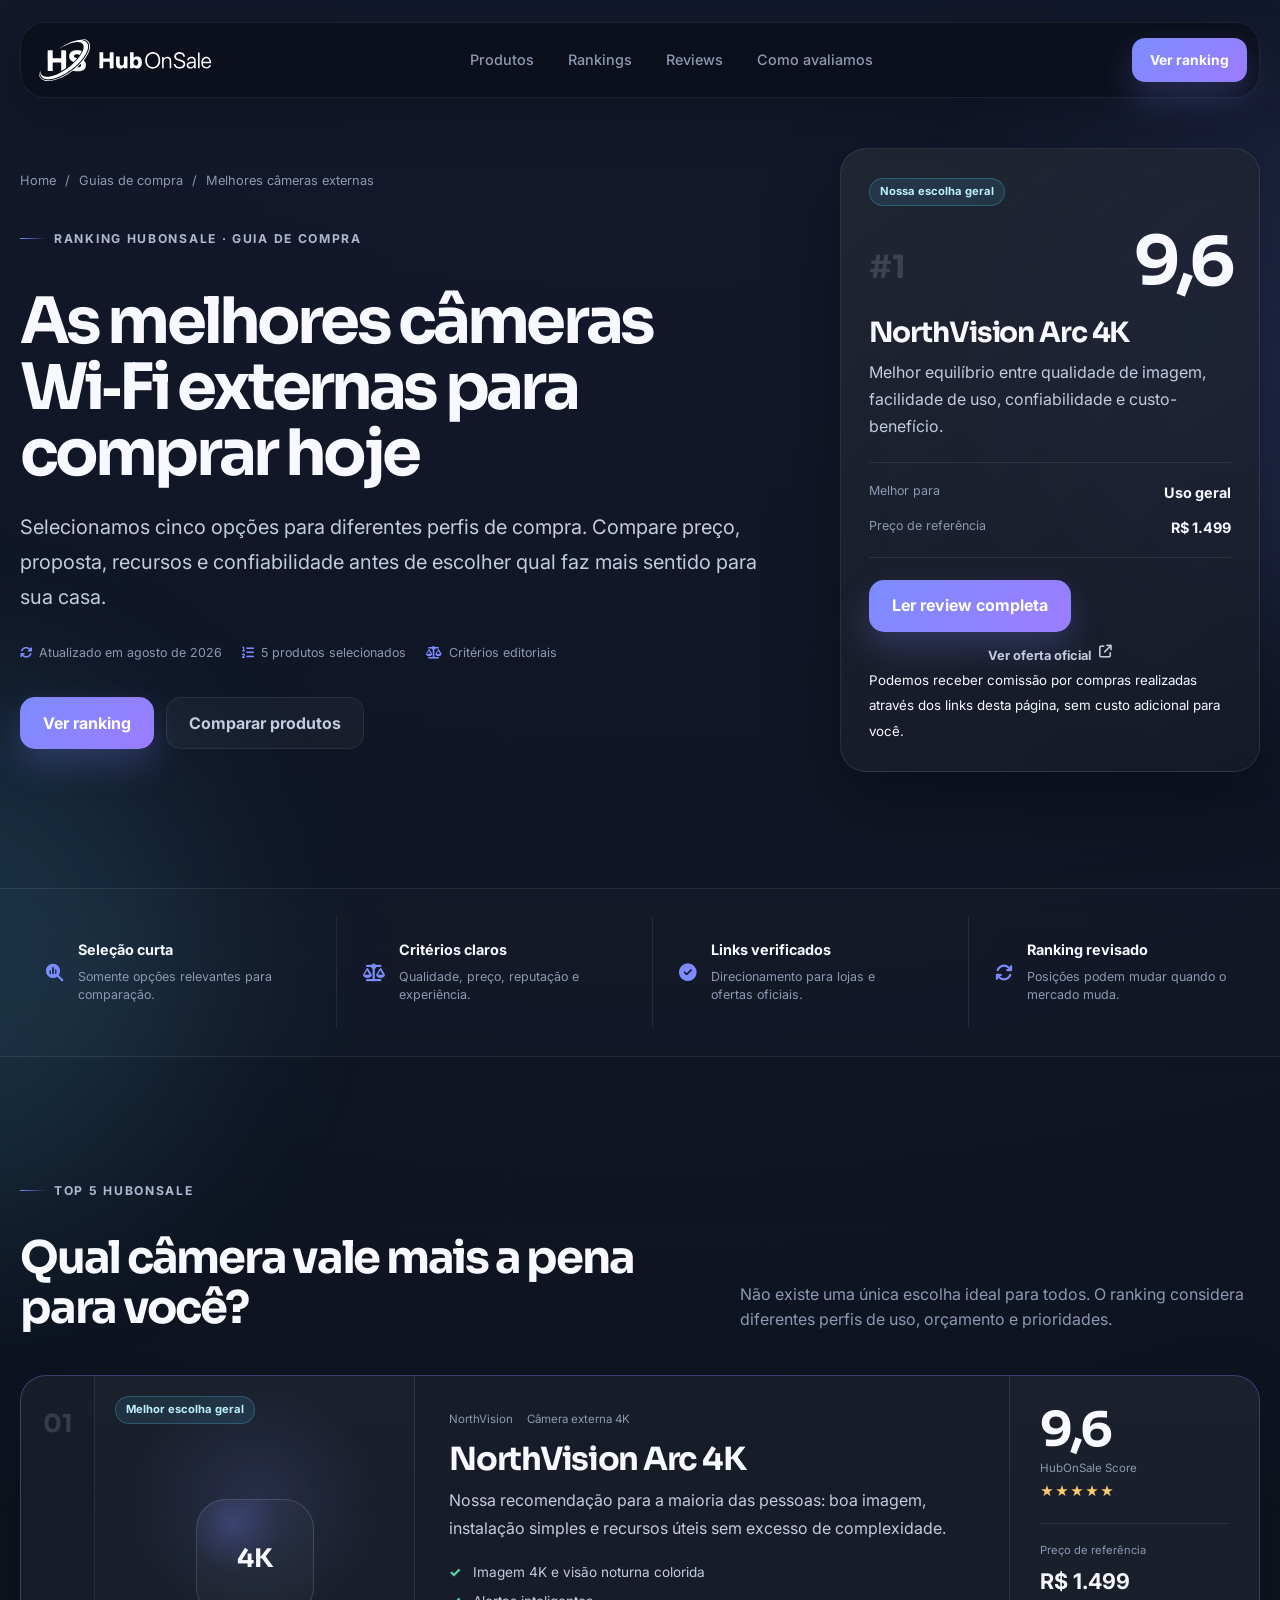
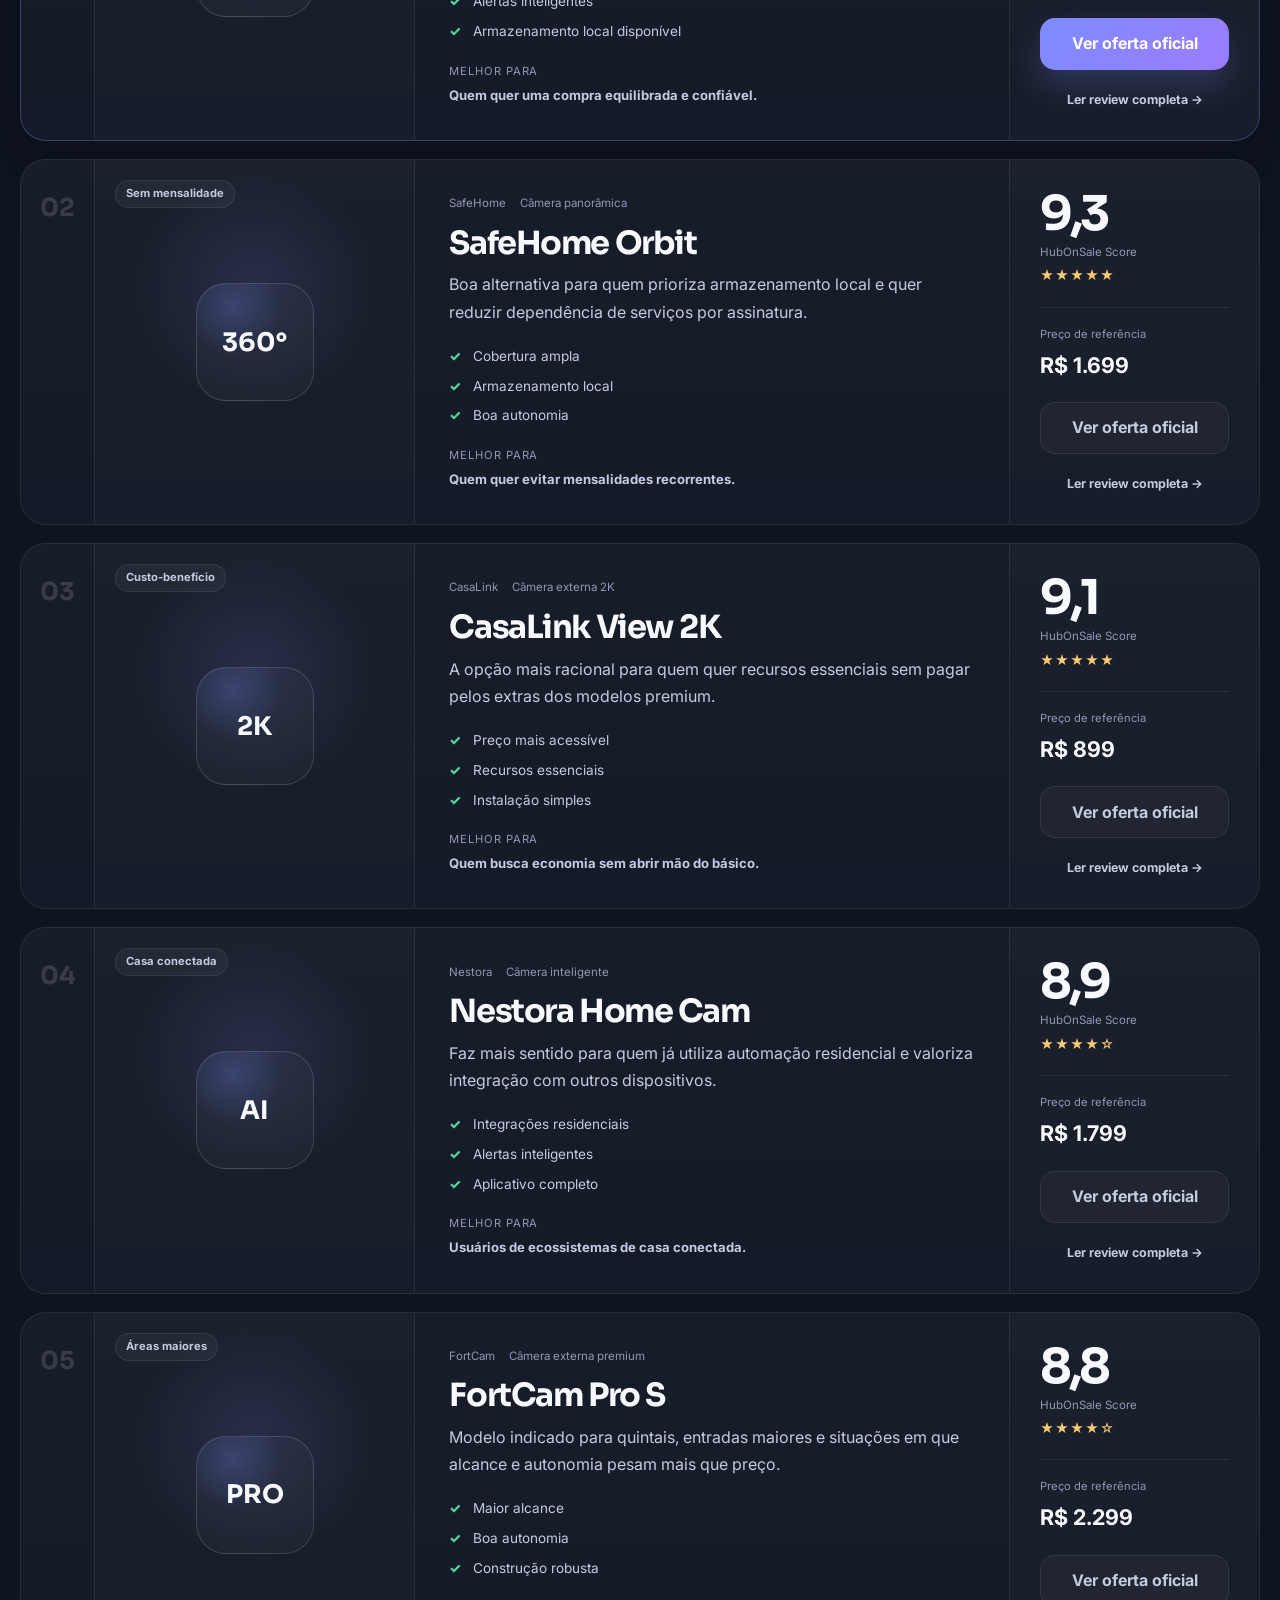
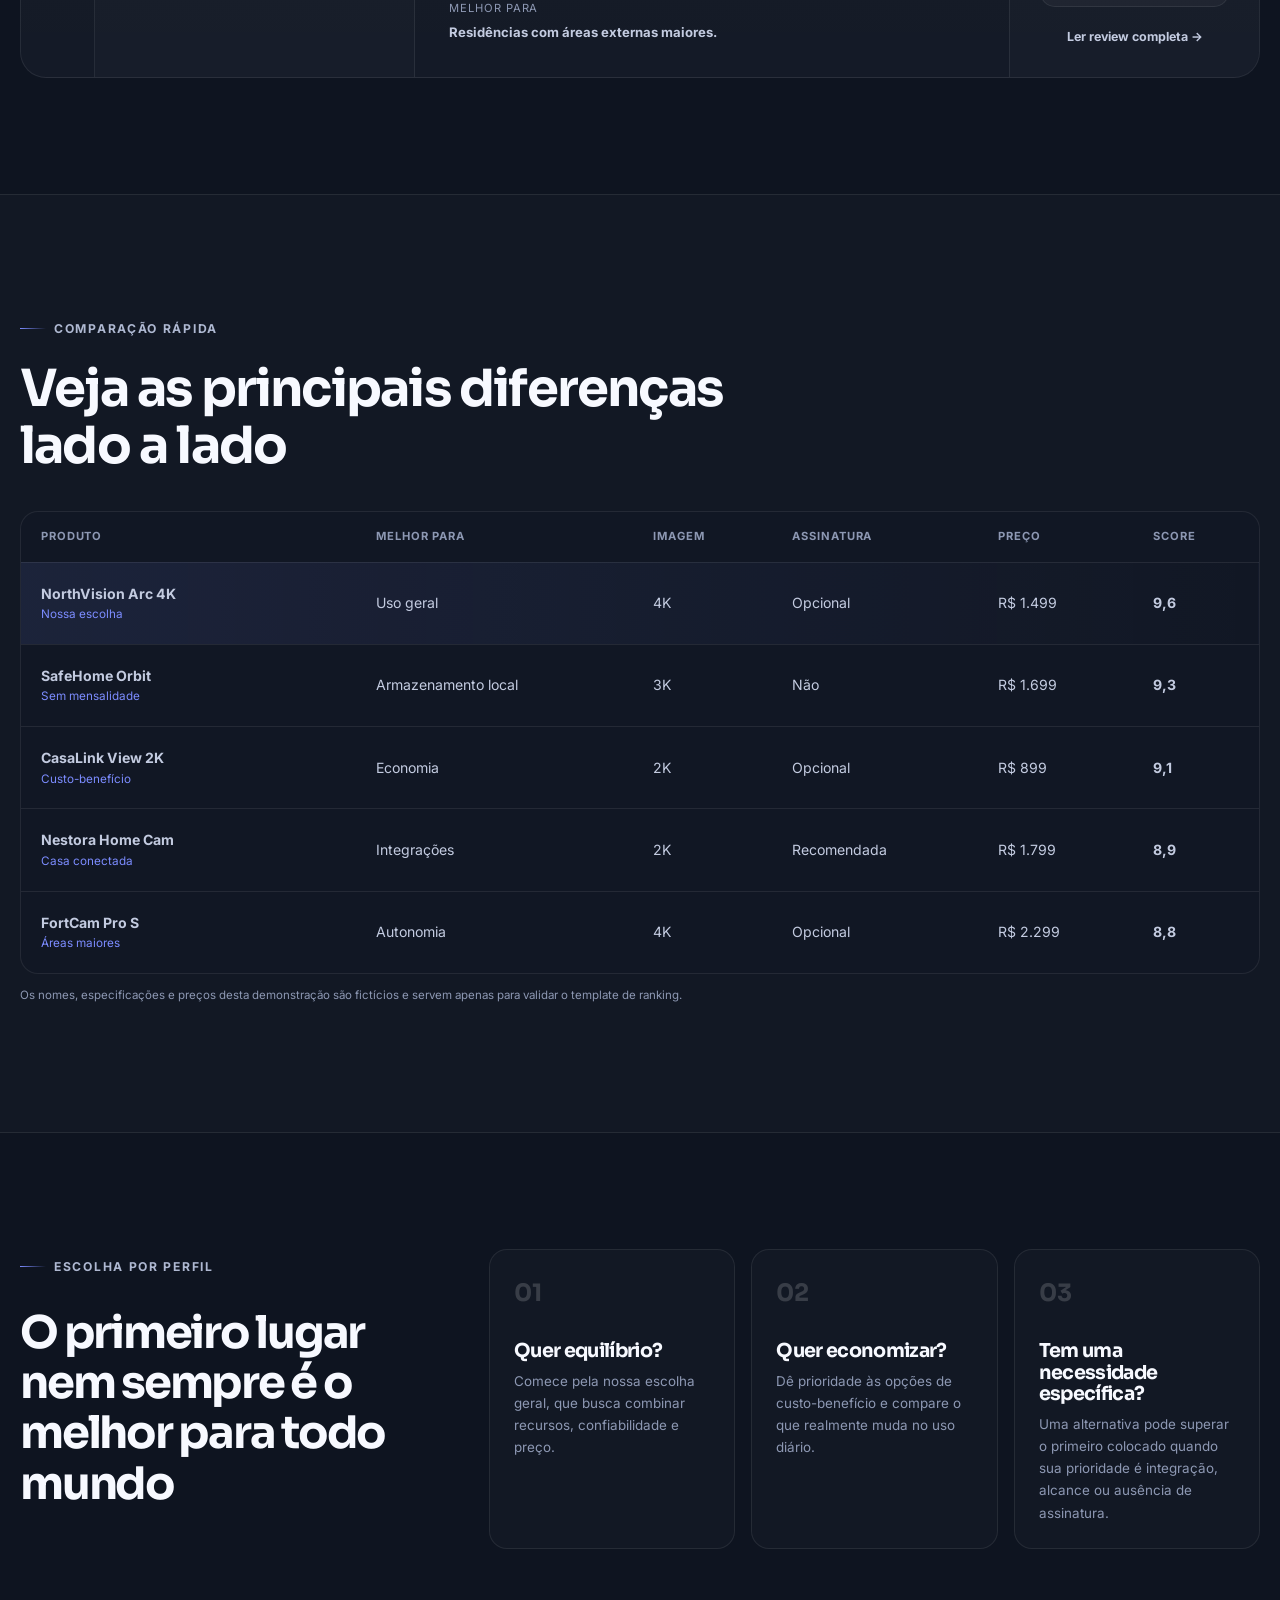
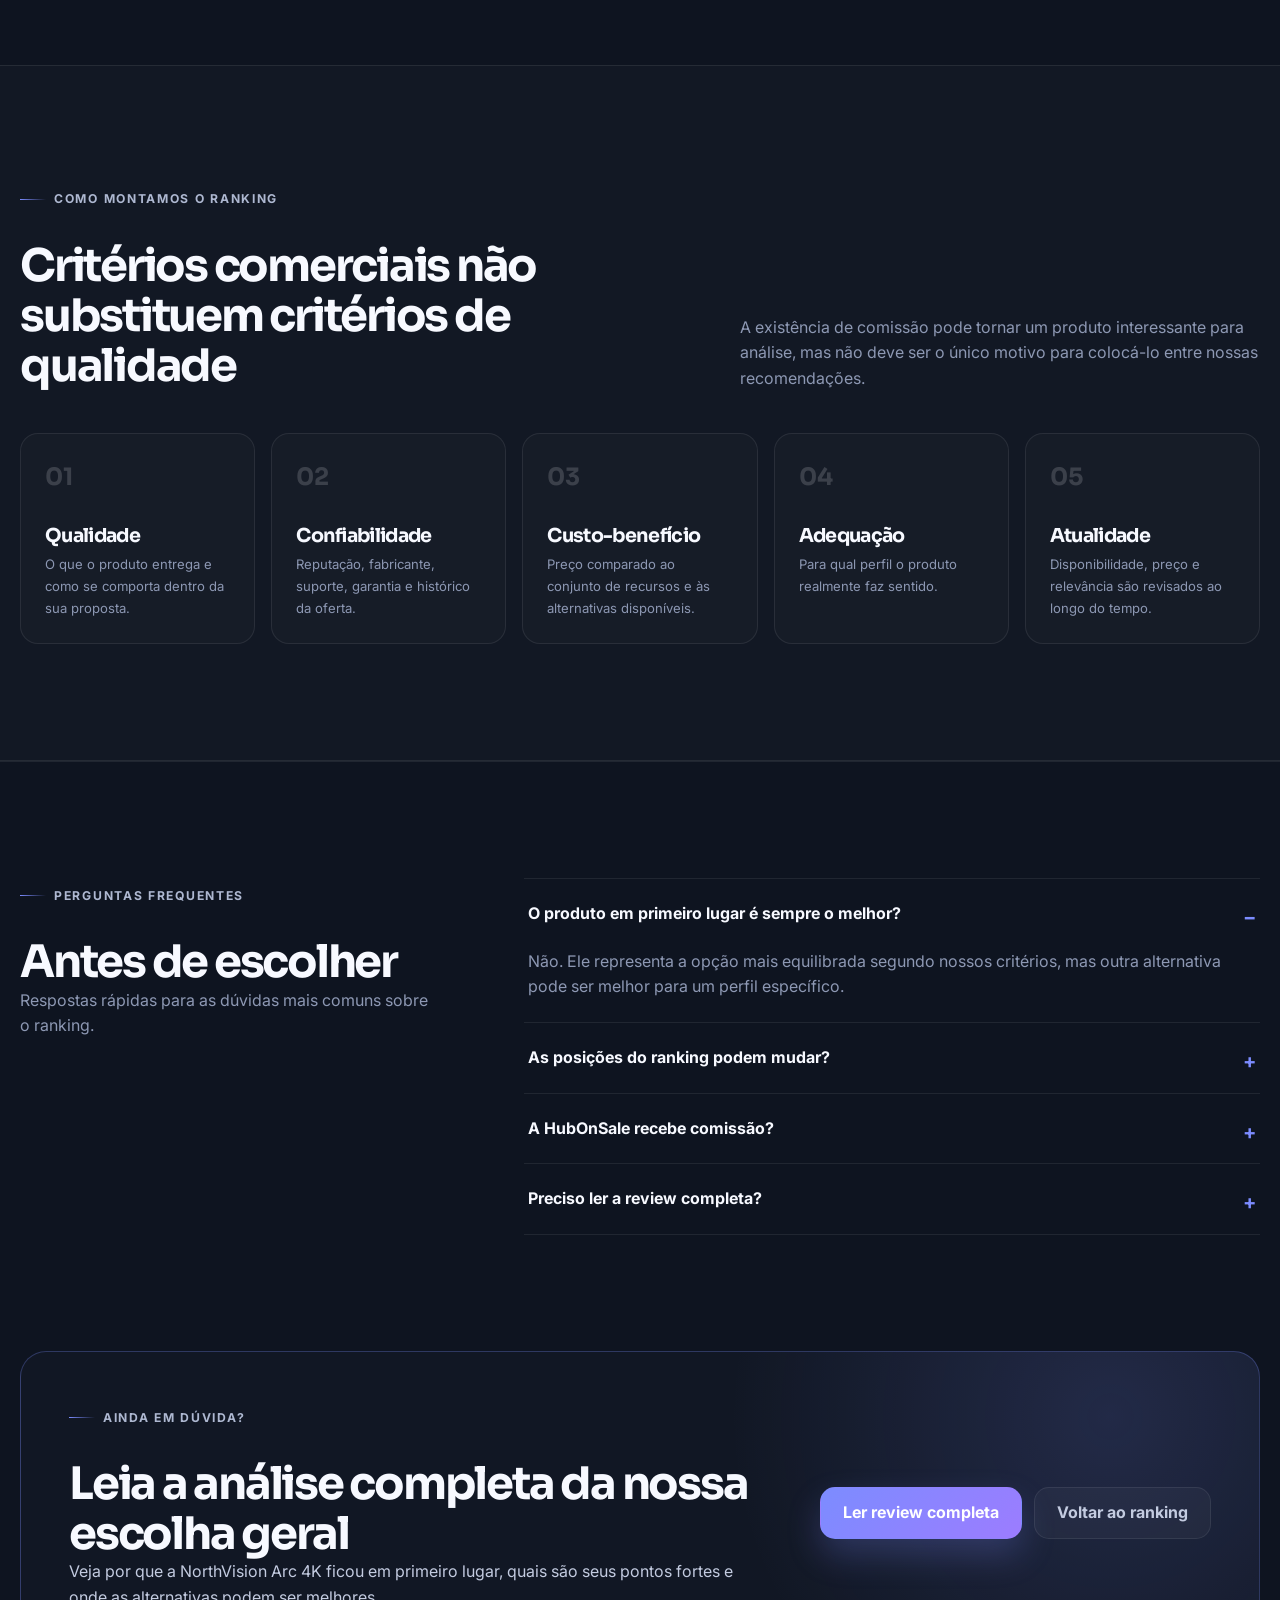
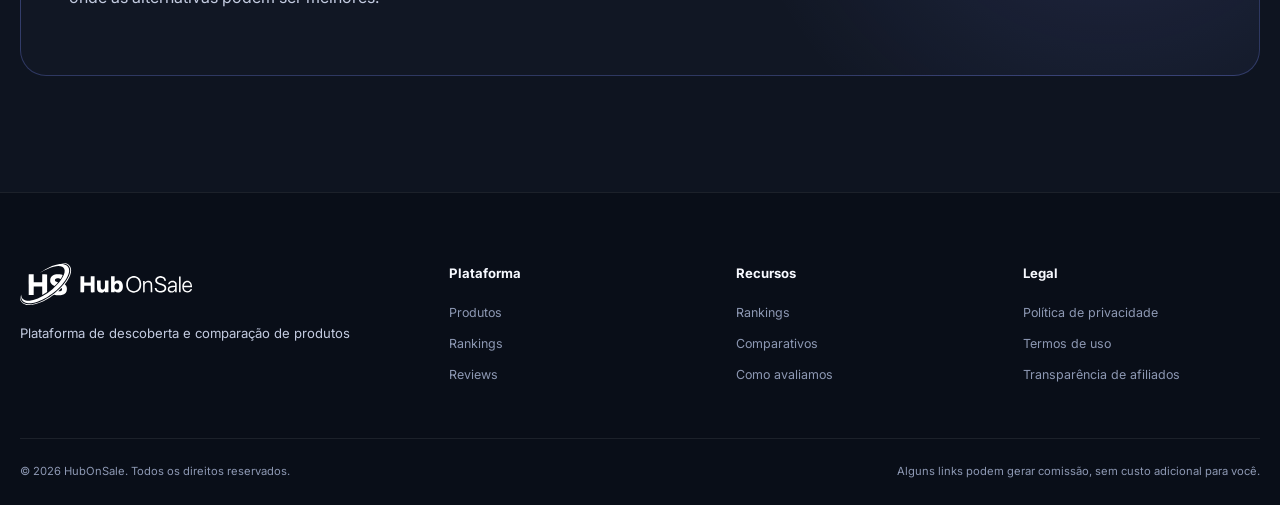
<file: melhores-cameras-seguranca.html>
<!DOCTYPE html>
<html lang="pt-BR">
<head>
  <meta charset="UTF-8">
  <meta name="viewport" content="width=device-width, initial-scale=1.0">
  <meta name="description" content="Compare cinco câmeras Wi‑Fi externas recomendadas pela HubOnSale e veja qual opção faz mais sentido para diferentes perfis de compra.">
  <meta name="theme-color" content="#0b0f19">
  <title>Melhores câmeras Wi‑Fi externas | HubOnSale</title>
  <link rel="canonical" href="https://hubonsale.com/melhores-cameras-seguranca">
  <link rel="preconnect" href="https://fonts.googleapis.com">
  <link rel="preconnect" href="https://fonts.gstatic.com" crossorigin>
  <link rel="stylesheet" href="https://cdnjs.cloudflare.com/ajax/libs/font-awesome/6.5.2/css/all.min.css">
  <link href="https://fonts.googleapis.com/css2?family=Inter:wght@400;500;600;700;800&family=Sora:wght@600;700&display=swap" rel="stylesheet">
  <link rel="icon" href="/favicon.svg" type="image/svg+xml">
  <link rel="icon" href="/favicon.ico" sizes="any">
  <link rel="apple-touch-icon" href="/apple-touch-icon.png">
  <link rel="manifest" href="/site.webmanifest">
  <link rel="stylesheet" href="css/style.css">
  <link rel="stylesheet" href="css/pages/ranking.css">
</head>
<body>
  <a class="skip-link" href="#conteudo">Ir para o conteúdo</a>
  <div class="site-glow site-glow--one" aria-hidden="true"></div>
  <div class="site-glow site-glow--two" aria-hidden="true"></div>

  <header class="site-header">
    <div class="nav-shell">
      <a class="brand" href="/" aria-label="HubOnSale">
        <img src="img/brand/hubonsale-logo-white.svg" alt="HubOnSale">
      </a>
      <nav class="main-nav" aria-label="Navegação principal">
        <a href="/#produtos">Produtos</a>
        <a href="/#rankings">Rankings</a>
        <a href="/#reviews">Reviews</a>
        <a href="/#metodologia">Como avaliamos</a>
      </nav>
      <div class="nav-actions">
        <a class="btn btn-primary btn-small" href="#ranking">Ver ranking</a>
        <button class="menu-toggle" type="button" aria-label="Abrir menu" aria-controls="mobileMenu" aria-expanded="false">
          <span></span><span></span><span></span>
        </button>
      </div>
    </div>
  </header>

  <div class="mobile-menu" id="mobileMenu" hidden>
    <button class="mobile-menu__backdrop" type="button" aria-label="Fechar menu"></button>
    <aside class="mobile-menu__panel" aria-label="Menu móvel">
      <div class="mobile-menu__header">
        <a class="brand" href="/" aria-label="HubOnSale">
          <img src="img/brand/hubonsale-logo-white.svg" alt="HubOnSale">
        </a>
        <button class="mobile-menu__close" type="button" aria-label="Fechar menu">
          <i class="fa-solid fa-xmark" aria-hidden="true"></i>
        </button>
      </div>
      <nav class="mobile-menu__nav" aria-label="Navegação móvel">
        <a href="/#produtos">Produtos</a>
        <a href="/#rankings">Rankings</a>
        <a href="/#reviews">Reviews</a>
        <a href="/#metodologia">Como avaliamos</a>
      </nav>
      <a class="btn btn-primary mobile-menu__cta" href="#ranking">Ver ranking</a>
    </aside>
  </div>

  <main id="conteudo">
    <section class="ranking-hero section">
      <div class="container ranking-hero__grid">
        <div class="ranking-hero__copy">
          <div class="breadcrumb" aria-label="Trilha de navegação">
            <a href="/">Home</a>
            <span aria-hidden="true">/</span>
            <a href="/#rankings">Guias de compra</a>
            <span aria-hidden="true">/</span>
            <span aria-current="page">Melhores câmeras externas</span>
          </div>
          <span class="eyebrow">Ranking HubOnSale · Guia de compra</span>
          <h1>As melhores câmeras Wi‑Fi externas para comprar hoje</h1>
          <p class="ranking-deck">Selecionamos cinco opções para diferentes perfis de compra. Compare preço, proposta, recursos e confiabilidade antes de escolher qual faz mais sentido para sua casa.</p>
          <div class="ranking-meta">
            <span><i class="fa-solid fa-arrows-rotate" aria-hidden="true"></i> Atualizado em agosto de 2026</span>
            <span><i class="fa-solid fa-list-ol" aria-hidden="true"></i> 5 produtos selecionados</span>
            <span><i class="fa-solid fa-scale-balanced" aria-hidden="true"></i> Critérios editoriais</span>
          </div>
          <div class="ranking-hero__actions">
            <a class="btn btn-primary" href="#ranking">Ver ranking</a>
            <a class="btn btn-secondary" href="#comparativo">Comparar produtos</a>
          </div>
        </div>

        <aside class="ranking-highlight glass-card" aria-label="Resumo do ranking">
          <span class="chip chip-accent">Nossa escolha geral</span>
          <div class="ranking-highlight__position"><span>#1</span><strong>9,6</strong></div>
          <h2>NorthVision Arc 4K</h2>
          <p>Melhor equilíbrio entre qualidade de imagem, facilidade de uso, confiabilidade e custo-benefício.</p>
          <div class="ranking-highlight__facts">
            <div><span>Melhor para</span><strong>Uso geral</strong></div>
            <div><span>Preço de referência</span><strong>R$ 1.499</strong></div>
          </div>
          <a class="btn btn-primary btn-block" href="/review-northvision-arc-4k">Ler review completa</a>
          <a class="ranking-highlight__offer" href="#">Ver oferta oficial <i class="fa-solid fa-arrow-up-right-from-square" aria-hidden="true"></i></a>
          <small class="affiliate-note">Podemos receber comissão por compras realizadas através dos links desta página, sem custo adicional para você.</small>
        </aside>
      </div>
    </section>

    <section class="trust-strip" aria-label="Resumo do ranking">
      <div class="container trust-grid">
        <article class="trust-item"><i class="fa-solid fa-magnifying-glass-chart" aria-hidden="true"></i><div><strong>Seleção curta</strong><span>Somente opções relevantes para comparação.</span></div></article>
        <article class="trust-item"><i class="fa-solid fa-scale-balanced" aria-hidden="true"></i><div><strong>Critérios claros</strong><span>Qualidade, preço, reputação e experiência.</span></div></article>
        <article class="trust-item"><i class="fa-solid fa-circle-check" aria-hidden="true"></i><div><strong>Links verificados</strong><span>Direcionamento para lojas e ofertas oficiais.</span></div></article>
        <article class="trust-item"><i class="fa-solid fa-arrows-rotate" aria-hidden="true"></i><div><strong>Ranking revisado</strong><span>Posições podem mudar quando o mercado muda.</span></div></article>
      </div>
    </section>

    <section class="section ranking-section" id="ranking">
      <div class="container">
        <div class="section-heading">
          <div><span class="eyebrow">Top 5 HubOnSale</span><h2>Qual câmera vale mais a pena para você?</h2></div>
          <p>Não existe uma única escolha ideal para todos. O ranking considera diferentes perfis de uso, orçamento e prioridades.</p>
        </div>

        <div class="ranking-list">
          <article class="ranking-card ranking-card--winner">
            <div class="ranking-card__rank"><span>01</span></div>
            <div class="ranking-card__visual"><div class="ranking-placeholder">4K</div><span class="chip chip-accent">Melhor escolha geral</span></div>
            <div class="ranking-card__content">
              <div class="ranking-card__meta"><span>NorthVision</span><span>Câmera externa 4K</span></div>
              <h3>NorthVision Arc 4K</h3>
              <p class="ranking-card__summary">Nossa recomendação para a maioria das pessoas: boa imagem, instalação simples e recursos úteis sem excesso de complexidade.</p>
              <ul class="ranking-card__benefits"><li>Imagem 4K e visão noturna colorida</li><li>Alertas inteligentes</li><li>Armazenamento local disponível</li></ul>
              <div class="ranking-card__best-for"><span>Melhor para</span><strong>Quem quer uma compra equilibrada e confiável.</strong></div>
            </div>
            <div class="ranking-card__commercial">
              <div class="ranking-score"><strong>9,6</strong><span>HubOnSale Score</span><small>★★★★★</small></div>
              <div class="ranking-price"><span>Preço de referência</span><strong>R$ 1.499</strong></div>
              <a class="btn btn-primary btn-block" href="#">Ver oferta oficial</a>
              <a class="ranking-review-link" href="/review-northvision-arc-4k">Ler review completa →</a>
            </div>
          </article>

          <article class="ranking-card">
            <div class="ranking-card__rank"><span>02</span></div>
            <div class="ranking-card__visual"><div class="ranking-placeholder">360°</div><span class="chip chip-muted">Sem mensalidade</span></div>
            <div class="ranking-card__content">
              <div class="ranking-card__meta"><span>SafeHome</span><span>Câmera panorâmica</span></div>
              <h3>SafeHome Orbit</h3>
              <p class="ranking-card__summary">Boa alternativa para quem prioriza armazenamento local e quer reduzir dependência de serviços por assinatura.</p>
              <ul class="ranking-card__benefits"><li>Cobertura ampla</li><li>Armazenamento local</li><li>Boa autonomia</li></ul>
              <div class="ranking-card__best-for"><span>Melhor para</span><strong>Quem quer evitar mensalidades recorrentes.</strong></div>
            </div>
            <div class="ranking-card__commercial">
              <div class="ranking-score"><strong>9,3</strong><span>HubOnSale Score</span><small>★★★★★</small></div>
              <div class="ranking-price"><span>Preço de referência</span><strong>R$ 1.699</strong></div>
              <a class="btn btn-secondary btn-block" href="#">Ver oferta oficial</a>
              <a class="ranking-review-link" href="#">Ler review completa →</a>
            </div>
          </article>

          <article class="ranking-card">
            <div class="ranking-card__rank"><span>03</span></div>
            <div class="ranking-card__visual"><div class="ranking-placeholder">2K</div><span class="chip chip-muted">Custo-benefício</span></div>
            <div class="ranking-card__content">
              <div class="ranking-card__meta"><span>CasaLink</span><span>Câmera externa 2K</span></div>
              <h3>CasaLink View 2K</h3>
              <p class="ranking-card__summary">A opção mais racional para quem quer recursos essenciais sem pagar pelos extras dos modelos premium.</p>
              <ul class="ranking-card__benefits"><li>Preço mais acessível</li><li>Recursos essenciais</li><li>Instalação simples</li></ul>
              <div class="ranking-card__best-for"><span>Melhor para</span><strong>Quem busca economia sem abrir mão do básico.</strong></div>
            </div>
            <div class="ranking-card__commercial">
              <div class="ranking-score"><strong>9,1</strong><span>HubOnSale Score</span><small>★★★★★</small></div>
              <div class="ranking-price"><span>Preço de referência</span><strong>R$ 899</strong></div>
              <a class="btn btn-secondary btn-block" href="#">Ver oferta oficial</a>
              <a class="ranking-review-link" href="#">Ler review completa →</a>
            </div>
          </article>

          <article class="ranking-card">
            <div class="ranking-card__rank"><span>04</span></div>
            <div class="ranking-card__visual"><div class="ranking-placeholder">AI</div><span class="chip chip-muted">Casa conectada</span></div>
            <div class="ranking-card__content">
              <div class="ranking-card__meta"><span>Nestora</span><span>Câmera inteligente</span></div>
              <h3>Nestora Home Cam</h3>
              <p class="ranking-card__summary">Faz mais sentido para quem já utiliza automação residencial e valoriza integração com outros dispositivos.</p>
              <ul class="ranking-card__benefits"><li>Integrações residenciais</li><li>Alertas inteligentes</li><li>Aplicativo completo</li></ul>
              <div class="ranking-card__best-for"><span>Melhor para</span><strong>Usuários de ecossistemas de casa conectada.</strong></div>
            </div>
            <div class="ranking-card__commercial">
              <div class="ranking-score"><strong>8,9</strong><span>HubOnSale Score</span><small>★★★★☆</small></div>
              <div class="ranking-price"><span>Preço de referência</span><strong>R$ 1.799</strong></div>
              <a class="btn btn-secondary btn-block" href="#">Ver oferta oficial</a>
              <a class="ranking-review-link" href="#">Ler review completa →</a>
            </div>
          </article>

          <article class="ranking-card">
            <div class="ranking-card__rank"><span>05</span></div>
            <div class="ranking-card__visual"><div class="ranking-placeholder">PRO</div><span class="chip chip-muted">Áreas maiores</span></div>
            <div class="ranking-card__content">
              <div class="ranking-card__meta"><span>FortCam</span><span>Câmera externa premium</span></div>
              <h3>FortCam Pro S</h3>
              <p class="ranking-card__summary">Modelo indicado para quintais, entradas maiores e situações em que alcance e autonomia pesam mais que preço.</p>
              <ul class="ranking-card__benefits"><li>Maior alcance</li><li>Boa autonomia</li><li>Construção robusta</li></ul>
              <div class="ranking-card__best-for"><span>Melhor para</span><strong>Residências com áreas externas maiores.</strong></div>
            </div>
            <div class="ranking-card__commercial">
              <div class="ranking-score"><strong>8,8</strong><span>HubOnSale Score</span><small>★★★★☆</small></div>
              <div class="ranking-price"><span>Preço de referência</span><strong>R$ 2.299</strong></div>
              <a class="btn btn-secondary btn-block" href="#">Ver oferta oficial</a>
              <a class="ranking-review-link" href="#">Ler review completa →</a>
            </div>
          </article>
        </div>
      </div>
    </section>

    <section class="section section-soft" id="comparativo">
      <div class="container">
        <div class="section-heading compact"><div><span class="eyebrow">Comparação rápida</span><h2>Veja as principais diferenças lado a lado</h2></div></div>
        <p class="comparison-hint">Deslize para o lado para ver todos os detalhes →</p>
        <div class="comparison-wrap" role="region" aria-label="Tabela comparativa das câmeras" tabindex="0">
          <table class="comparison-table">
            <thead><tr><th>Produto</th><th>Melhor para</th><th>Imagem</th><th>Assinatura</th><th>Preço</th><th>Score</th></tr></thead>
            <tbody>
              <tr class="is-winner"><td><span class="table-product"><b>NorthVision Arc 4K</b><small>Nossa escolha</small></span></td><td>Uso geral</td><td>4K</td><td>Opcional</td><td>R$ 1.499</td><td><strong>9,6</strong></td></tr>
              <tr><td><span class="table-product"><b>SafeHome Orbit</b><small>Sem mensalidade</small></span></td><td>Armazenamento local</td><td>3K</td><td>Não</td><td>R$ 1.699</td><td><strong>9,3</strong></td></tr>
              <tr><td><span class="table-product"><b>CasaLink View 2K</b><small>Custo-benefício</small></span></td><td>Economia</td><td>2K</td><td>Opcional</td><td>R$ 899</td><td><strong>9,1</strong></td></tr>
              <tr><td><span class="table-product"><b>Nestora Home Cam</b><small>Casa conectada</small></span></td><td>Integrações</td><td>2K</td><td>Recomendada</td><td>R$ 1.799</td><td><strong>8,9</strong></td></tr>
              <tr><td><span class="table-product"><b>FortCam Pro S</b><small>Áreas maiores</small></span></td><td>Autonomia</td><td>4K</td><td>Opcional</td><td>R$ 2.299</td><td><strong>8,8</strong></td></tr>
            </tbody>
          </table>
        </div>
        <p class="table-note">Os nomes, especificações e preços desta demonstração são fictícios e servem apenas para validar o template de ranking.</p>
      </div>
    </section>

    <section class="section ranking-guide-section">
      <div class="container ranking-guide">
        <div><span class="eyebrow">Escolha por perfil</span><h2>O primeiro lugar nem sempre é o melhor para todo mundo</h2></div>
        <div class="ranking-guide__grid">
          <article><span>01</span><h3>Quer equilíbrio?</h3><p>Comece pela nossa escolha geral, que busca combinar recursos, confiabilidade e preço.</p></article>
          <article><span>02</span><h3>Quer economizar?</h3><p>Dê prioridade às opções de custo-benefício e compare o que realmente muda no uso diário.</p></article>
          <article><span>03</span><h3>Tem uma necessidade específica?</h3><p>Uma alternativa pode superar o primeiro colocado quando sua prioridade é integração, alcance ou ausência de assinatura.</p></article>
        </div>
      </div>
    </section>

    <section class="section section-soft ranking-method" id="metodo">
      <div class="container">
        <div class="section-heading">
          <div><span class="eyebrow">Como montamos o ranking</span><h2>Critérios comerciais não substituem critérios de qualidade</h2></div>
          <p>A existência de comissão pode tornar um produto interessante para análise, mas não deve ser o único motivo para colocá-lo entre nossas recomendações.</p>
        </div>
        <div class="ranking-method__grid">
          <article><span>01</span><h3>Qualidade</h3><p>O que o produto entrega e como se comporta dentro da sua proposta.</p></article>
          <article><span>02</span><h3>Confiabilidade</h3><p>Reputação, fabricante, suporte, garantia e histórico da oferta.</p></article>
          <article><span>03</span><h3>Custo-benefício</h3><p>Preço comparado ao conjunto de recursos e às alternativas disponíveis.</p></article>
          <article><span>04</span><h3>Adequação</h3><p>Para qual perfil o produto realmente faz sentido.</p></article>
          <article><span>05</span><h3>Atualidade</h3><p>Disponibilidade, preço e relevância são revisados ao longo do tempo.</p></article>
        </div>
      </div>
    </section>

    <section class="section ranking-faq" id="faq">
      <div class="container faq-layout">
        <div><span class="eyebrow">Perguntas frequentes</span><h2>Antes de escolher</h2><p>Respostas rápidas para as dúvidas mais comuns sobre o ranking.</p></div>
        <div class="faq-list">
          <details open><summary>O produto em primeiro lugar é sempre o melhor?</summary><p>Não. Ele representa a opção mais equilibrada segundo nossos critérios, mas outra alternativa pode ser melhor para um perfil específico.</p></details>
          <details><summary>As posições do ranking podem mudar?</summary><p>Sim. Mudanças de preço, qualidade, disponibilidade, reputação ou concorrência podem alterar a ordem das recomendações.</p></details>
          <details><summary>A HubOnSale recebe comissão?</summary><p>Alguns links podem gerar comissão sem custo adicional para o comprador. Isso é explicado em nossa página de Transparência de Afiliados.</p></details>
          <details><summary>Preciso ler a review completa?</summary><p>Não é obrigatório, mas recomendamos a review individual quando você quer entender melhor prós, contras e para quem aquele produto realmente serve.</p></details>
        </div>
      </div>
    </section>

    <section class="section ranking-final">
      <div class="container">
        <div class="ranking-final__card">
          <div><span class="eyebrow">Ainda em dúvida?</span><h2>Leia a análise completa da nossa escolha geral</h2><p>Veja por que a NorthVision Arc 4K ficou em primeiro lugar, quais são seus pontos fortes e onde as alternativas podem ser melhores.</p></div>
          <div class="ranking-final__actions"><a class="btn btn-primary" href="/review-northvision-arc-4k">Ler review completa</a><a class="btn btn-secondary" href="#ranking">Voltar ao ranking</a></div>
        </div>
      </div>
    </section>
  </main>

  <footer class="site-footer">
    <div class="container footer-grid">
      <div>
        <a class="brand footer-brand" href="/" aria-label="HubOnSale">
          <img src="img/brand/hubonsale-logo-white.svg" alt="HubOnSale">
        </a>
        <p>Plataforma de descoberta e comparação de produtos</p>
      </div>

      <div>
        <strong>Plataforma</strong>
        <a href="/#produtos">Produtos</a>
        <a href="/#rankings">Rankings</a>
        <a href="/#reviews">Reviews</a>
      </div>

      <div>
        <strong>Recursos</strong>
        <a href="#ranking">Rankings</a>
        <a href="#comparativo">Comparativos</a>
        <a href="#metodo">Como avaliamos</a>
      </div>

      <div>
        <strong>Legal</strong>
        <a href="/politica-de-privacidade">Política de privacidade</a>
        <a href="/termos-de-uso">Termos de uso</a>
        <a href="/transparencia-afiliados">Transparência de afiliados</a>
      </div>
    </div>
    <div class="container footer-bottom"><p>© 2026 HubOnSale. Todos os direitos reservados.</p><p>Alguns links podem gerar comissão, sem custo adicional para você.</p></div>
  </footer>

  <script type="module" src="js/main.js"></script>
</body>
</html>
</file>
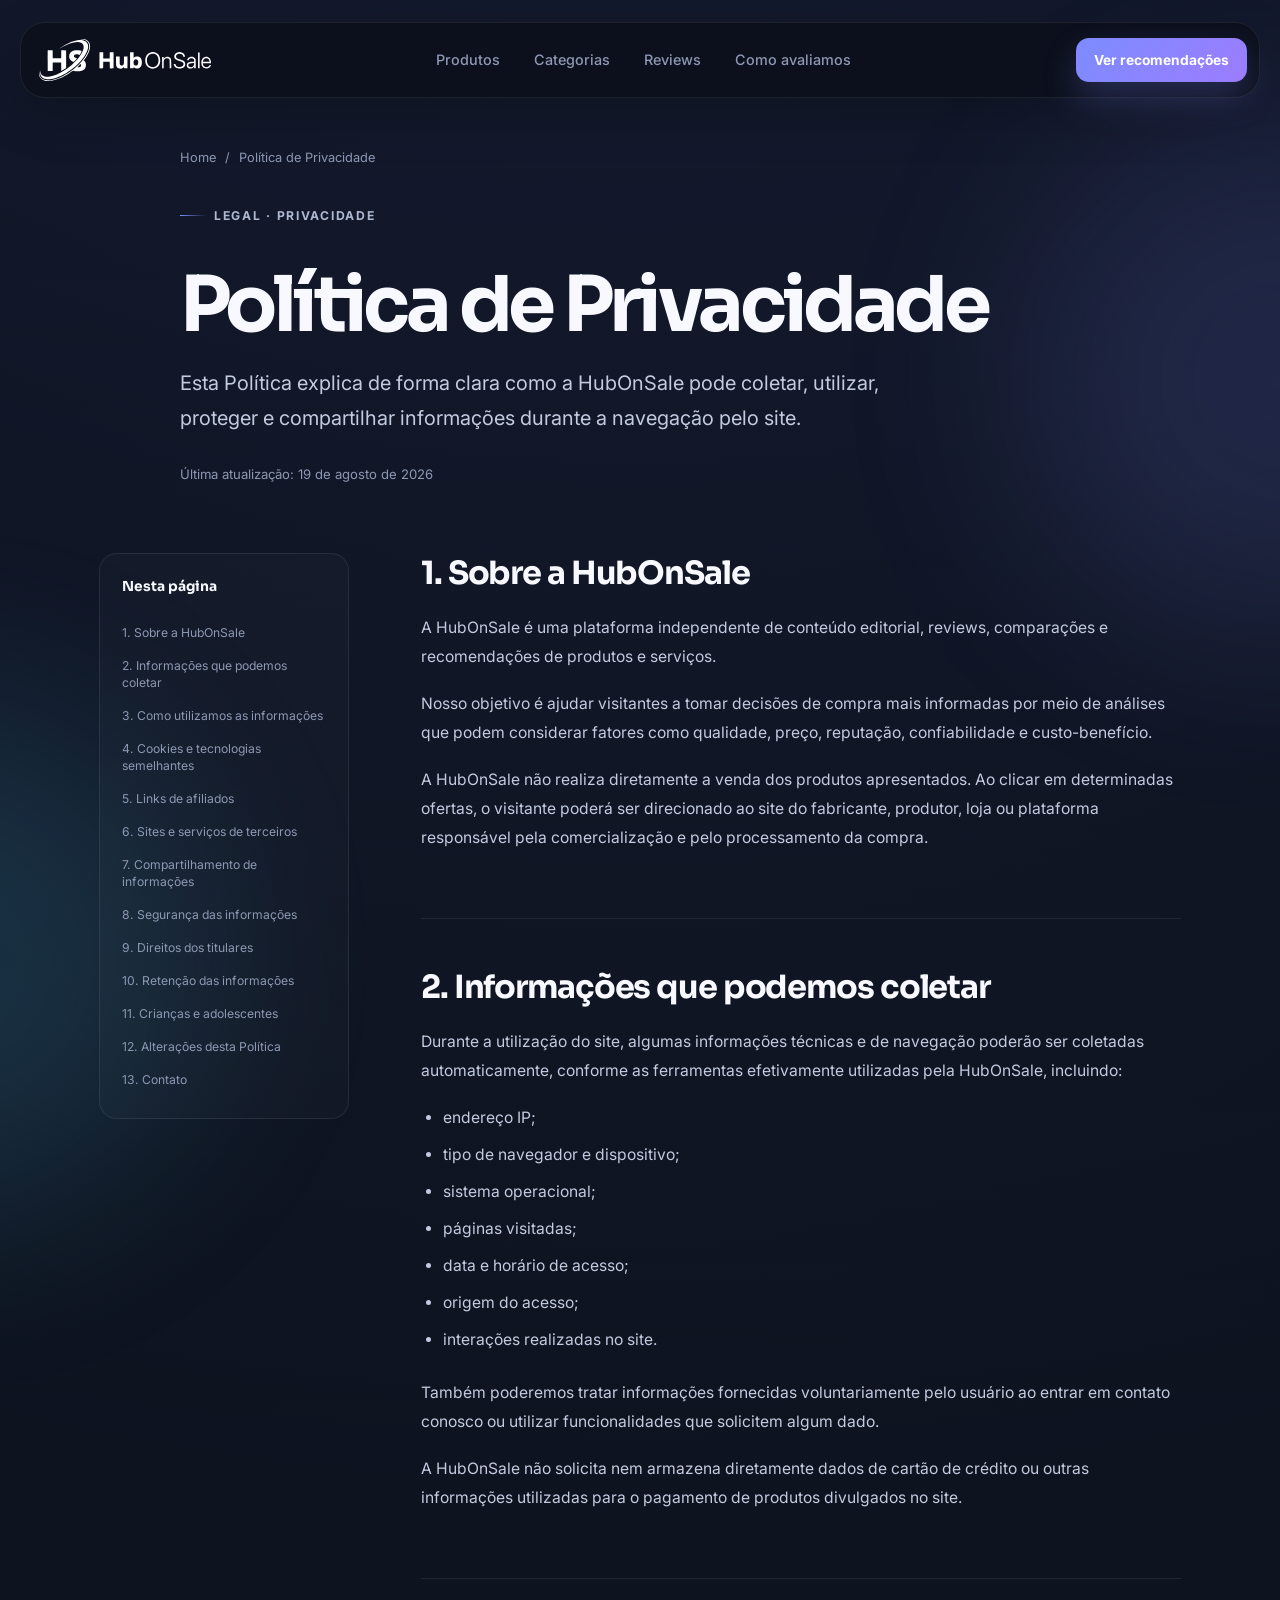
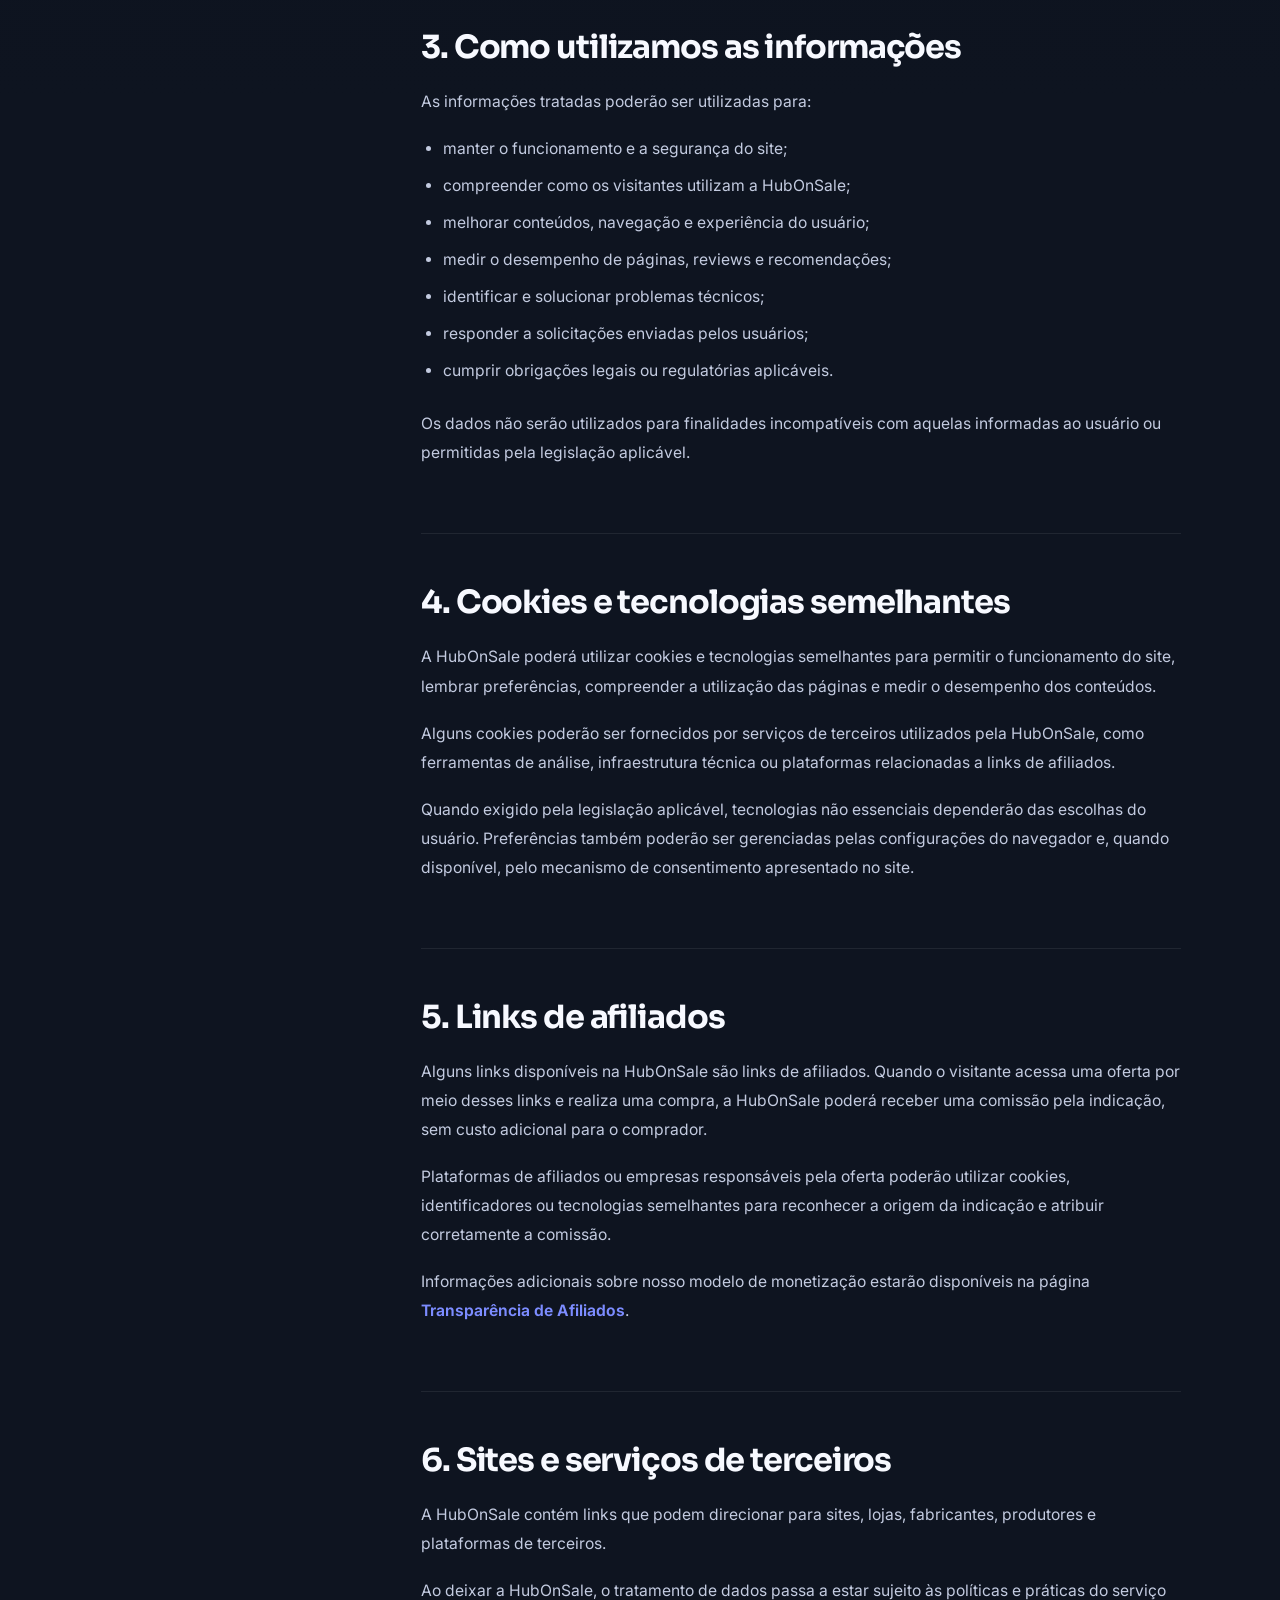
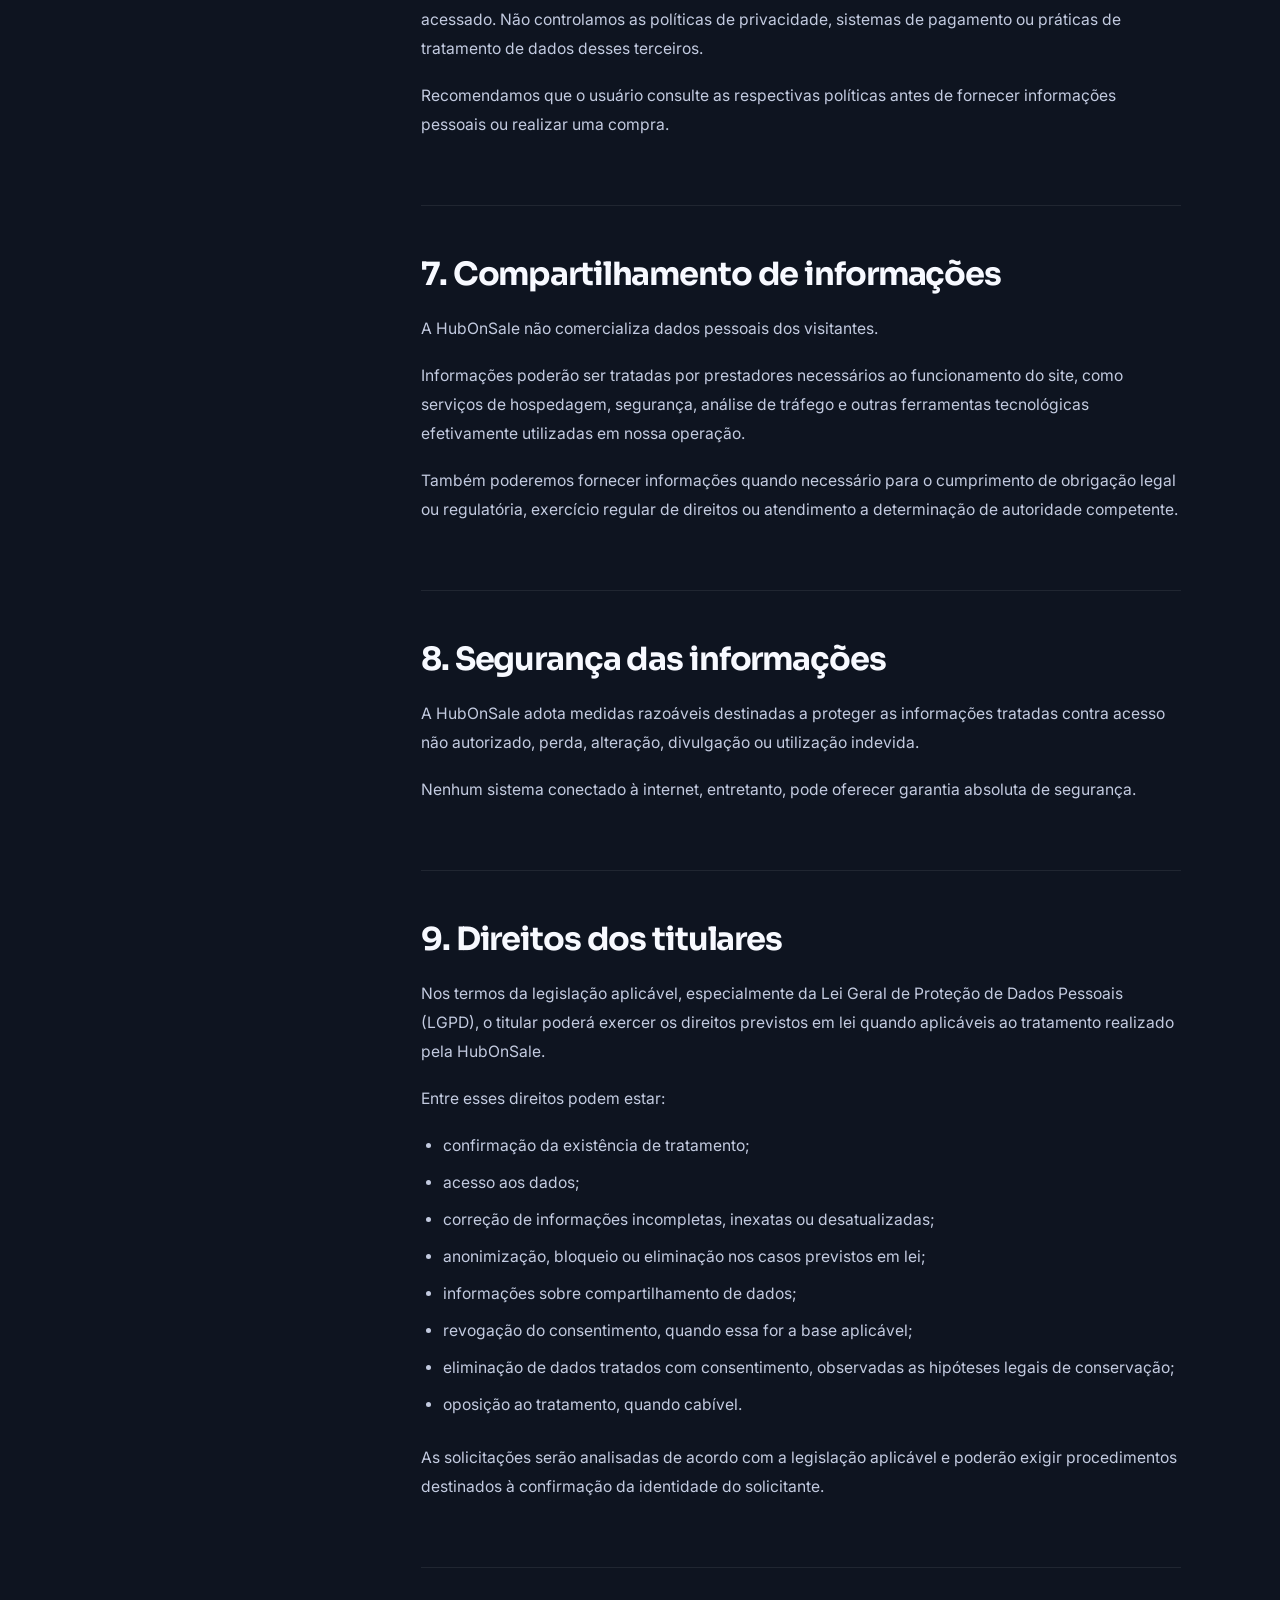
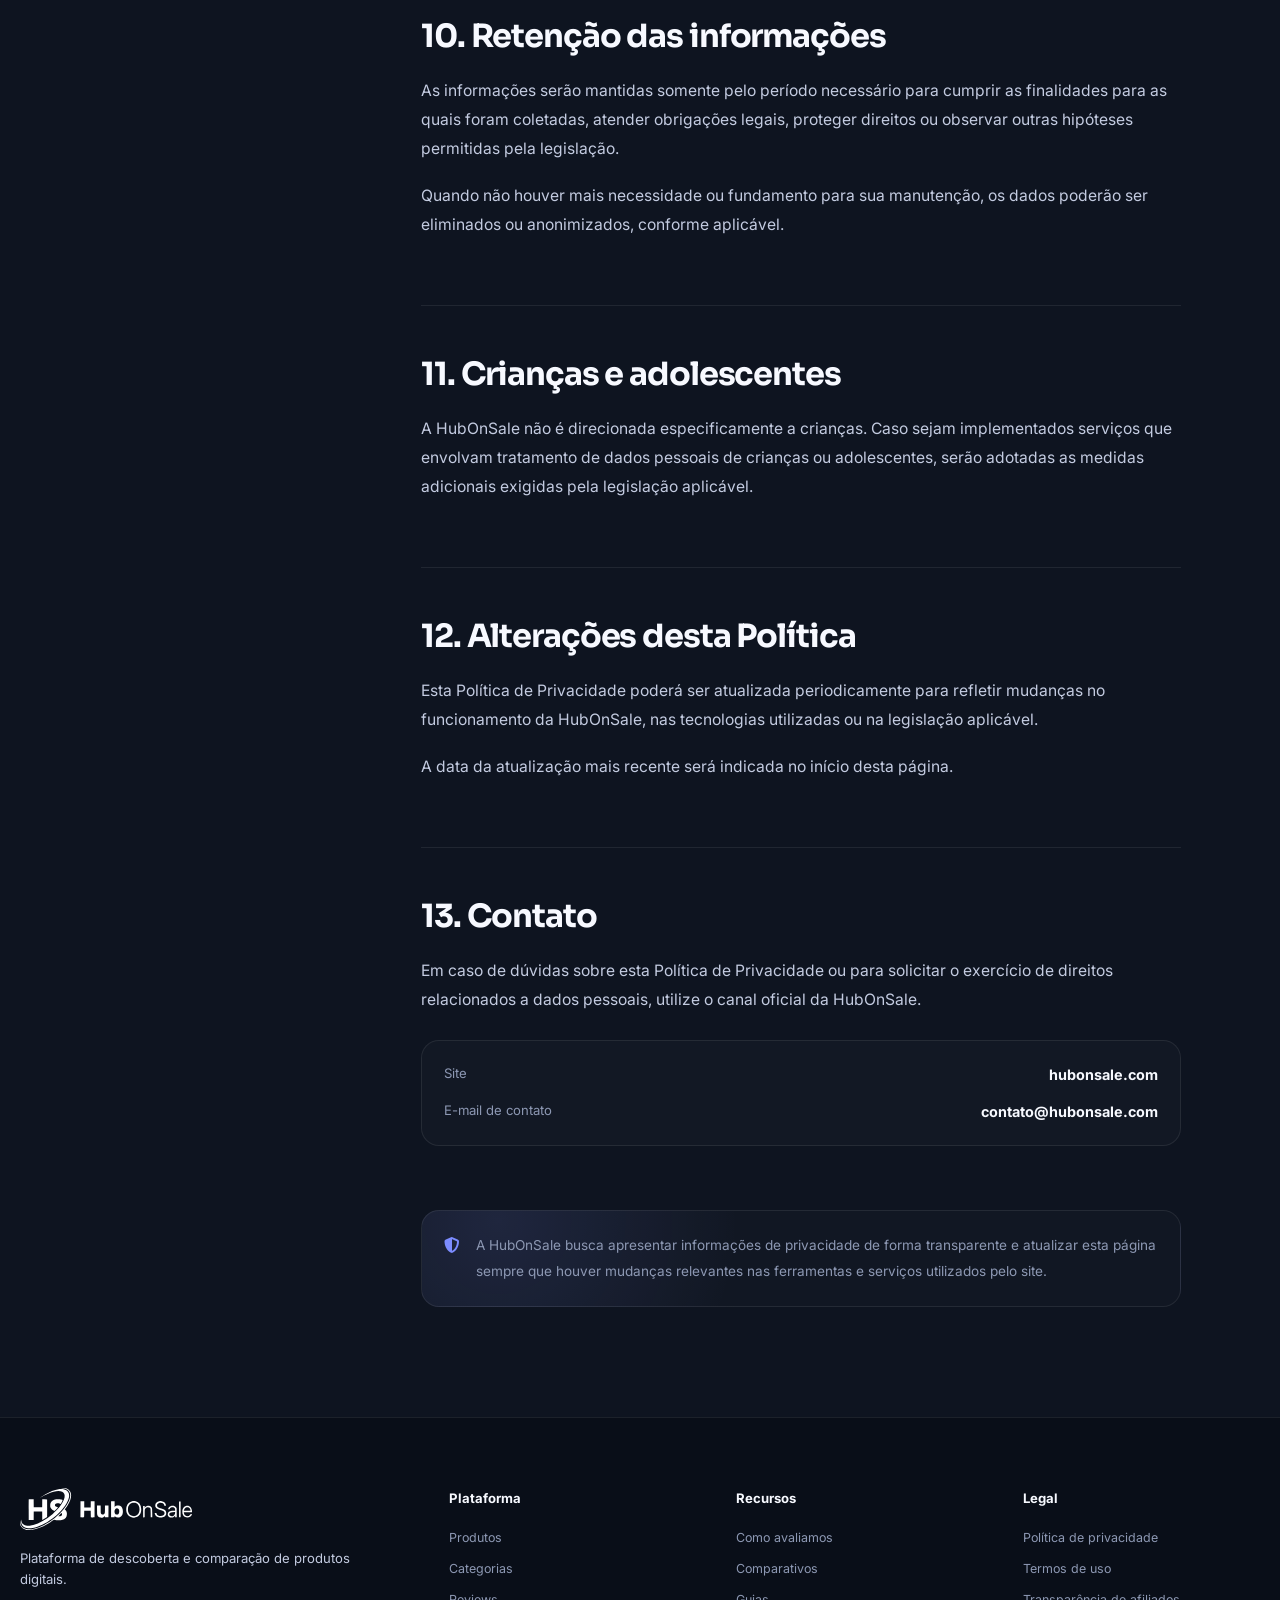
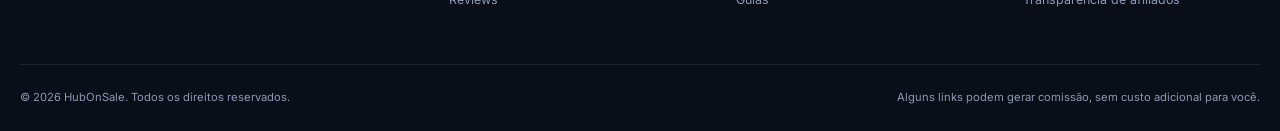
<file: politica-de-privacidade.html>
<!DOCTYPE html>
<html lang="pt-BR">
<head>
  <meta charset="UTF-8">
  <meta name="viewport" content="width=device-width, initial-scale=1.0">
  <meta name="description" content="Política de Privacidade da HubOnSale: saiba como tratamos dados, cookies, links de afiliados e informações de navegação.">
  <meta name="theme-color" content="#0b0f19">
  <title>Política de Privacidade | HubOnSale</title>
  <link rel="canonical" href="https://hubonsale.com/politica-de-privacidade.html">
  <link rel="preconnect" href="https://fonts.googleapis.com">
  <link rel="preconnect" href="https://fonts.gstatic.com" crossorigin>
  <link rel="stylesheet" href="https://cdnjs.cloudflare.com/ajax/libs/font-awesome/6.5.2/css/all.min.css">
  <link href="https://fonts.googleapis.com/css2?family=Inter:wght@400;500;600;700;800&family=Sora:wght@600;700&display=swap" rel="stylesheet">
  <link rel="icon" href="/favicon.svg" type="image/svg+xml">
  <link rel="icon" href="/favicon.ico" sizes="any">
  <link rel="apple-touch-icon" href="/apple-touch-icon.png">
  <link rel="manifest" href="/site.webmanifest">
  <link rel="stylesheet" href="css/style.css">
  <link rel="stylesheet" href="css/pages/legal.css">
</head>
<body>
  <a class="skip-link" href="#conteudo">Ir para o conteúdo</a>

  <div class="site-glow site-glow--one" aria-hidden="true"></div>
  <div class="site-glow site-glow--two" aria-hidden="true"></div>

  <header class="site-header">
    <div class="nav-shell">
      <a class="brand" href="index.html" aria-label="HubOnSale">
        <img src="img/brand/hubonsale-logo-white.svg" alt="HubOnSale">
      </a>

      <nav class="main-nav" aria-label="Navegação principal">
        <a href="index.html#produtos">Produtos</a>
        <a href="index.html#categorias">Categorias</a>
        <a href="index.html#reviews">Reviews</a>
        <a href="index.html#metodologia">Como avaliamos</a>
      </nav>

      <div class="nav-actions">
        <a class="btn btn-primary btn-small" href="index.html#produtos">Ver recomendações</a>

        <button class="menu-toggle" type="button" aria-label="Abrir menu" aria-controls="mobileMenu" aria-expanded="false">
          <span></span><span></span><span></span>
        </button>
      </div>
    </div>
  </header>

  <div class="mobile-menu" id="mobileMenu" hidden>
    <button class="mobile-menu__backdrop" type="button" aria-label="Fechar menu"></button>

    <aside class="mobile-menu__panel" aria-label="Menu móvel">
      <div class="mobile-menu__header">
        <a class="brand" href="index.html" aria-label="HubOnSale">
          <img src="img/brand/hubonsale-logo-white.svg" alt="HubOnSale">
        </a>

        <button class="mobile-menu__close" type="button" aria-label="Fechar menu">
          <i class="fa-solid fa-xmark" aria-hidden="true"></i>
        </button>
      </div>

      <nav class="mobile-menu__nav" aria-label="Navegação móvel">
        <a href="index.html#produtos">Produtos</a>
        <a href="index.html#categorias">Categorias</a>
        <a href="index.html#reviews">Reviews</a>
        <a href="index.html#metodologia">Como avaliamos</a>
      </nav>

      <a class="btn btn-primary mobile-menu__cta" href="index.html#produtos">Ver recomendações</a>
    </aside>
  </div>

  <main id="conteudo">
    <section class="legal-hero section">
      <div class="container legal-hero__inner">
        <div class="breadcrumb" aria-label="Trilha de navegação">
          <a href="index.html">Home</a>
          <span aria-hidden="true">/</span>
          <span aria-current="page">Política de Privacidade</span>
        </div>

        <span class="eyebrow">Legal · Privacidade</span>
        <h1>Política de Privacidade</h1>

        <p class="legal-intro">
          Esta Política explica de forma clara como a HubOnSale pode coletar, utilizar,
          proteger e compartilhar informações durante a navegação pelo site.
        </p>

        <p class="legal-updated">
          Última atualização: <time datetime="2026-08-19">19 de agosto de 2026</time>
        </p>
      </div>
    </section>

    <section class="legal-content-section">
      <div class="container legal-layout">

        <aside class="legal-index" aria-label="Nesta página">
          <strong>Nesta página</strong>
          <nav>
            <a href="#sobre">1. Sobre a HubOnSale</a>
            <a href="#dados">2. Informações que podemos coletar</a>
            <a href="#uso">3. Como utilizamos as informações</a>
            <a href="#cookies">4. Cookies e tecnologias semelhantes</a>
            <a href="#afiliados">5. Links de afiliados</a>
            <a href="#terceiros">6. Sites e serviços de terceiros</a>
            <a href="#compartilhamento">7. Compartilhamento de informações</a>
            <a href="#seguranca">8. Segurança das informações</a>
            <a href="#direitos">9. Direitos dos titulares</a>
            <a href="#retencao">10. Retenção das informações</a>
            <a href="#menores">11. Crianças e adolescentes</a>
            <a href="#alteracoes">12. Alterações desta Política</a>
            <a href="#contato">13. Contato</a>
          </nav>
        </aside>

        <article class="legal-copy">
          <section id="sobre">
            <h2>1. Sobre a HubOnSale</h2>
            <p>A HubOnSale é uma plataforma independente de conteúdo editorial, reviews, comparações e recomendações de produtos e serviços.</p>
            <p>Nosso objetivo é ajudar visitantes a tomar decisões de compra mais informadas por meio de análises que podem considerar fatores como qualidade, preço, reputação, confiabilidade e custo-benefício.</p>
            <p>A HubOnSale não realiza diretamente a venda dos produtos apresentados. Ao clicar em determinadas ofertas, o visitante poderá ser direcionado ao site do fabricante, produtor, loja ou plataforma responsável pela comercialização e pelo processamento da compra.</p>
          </section>

          <section id="dados">
            <h2>2. Informações que podemos coletar</h2>
            <p>Durante a utilização do site, algumas informações técnicas e de navegação poderão ser coletadas automaticamente, conforme as ferramentas efetivamente utilizadas pela HubOnSale, incluindo:</p>
            <ul>
              <li>endereço IP;</li>
              <li>tipo de navegador e dispositivo;</li>
              <li>sistema operacional;</li>
              <li>páginas visitadas;</li>
              <li>data e horário de acesso;</li>
              <li>origem do acesso;</li>
              <li>interações realizadas no site.</li>
            </ul>
            <p>Também poderemos tratar informações fornecidas voluntariamente pelo usuário ao entrar em contato conosco ou utilizar funcionalidades que solicitem algum dado.</p>
            <p>A HubOnSale não solicita nem armazena diretamente dados de cartão de crédito ou outras informações utilizadas para o pagamento de produtos divulgados no site.</p>
          </section>

          <section id="uso">
            <h2>3. Como utilizamos as informações</h2>
            <p>As informações tratadas poderão ser utilizadas para:</p>
            <ul>
              <li>manter o funcionamento e a segurança do site;</li>
              <li>compreender como os visitantes utilizam a HubOnSale;</li>
              <li>melhorar conteúdos, navegação e experiência do usuário;</li>
              <li>medir o desempenho de páginas, reviews e recomendações;</li>
              <li>identificar e solucionar problemas técnicos;</li>
              <li>responder a solicitações enviadas pelos usuários;</li>
              <li>cumprir obrigações legais ou regulatórias aplicáveis.</li>
            </ul>
            <p>Os dados não serão utilizados para finalidades incompatíveis com aquelas informadas ao usuário ou permitidas pela legislação aplicável.</p>
          </section>

          <section id="cookies">
            <h2>4. Cookies e tecnologias semelhantes</h2>
            <p>A HubOnSale poderá utilizar cookies e tecnologias semelhantes para permitir o funcionamento do site, lembrar preferências, compreender a utilização das páginas e medir o desempenho dos conteúdos.</p>
            <p>Alguns cookies poderão ser fornecidos por serviços de terceiros utilizados pela HubOnSale, como ferramentas de análise, infraestrutura técnica ou plataformas relacionadas a links de afiliados.</p>
            <p>Quando exigido pela legislação aplicável, tecnologias não essenciais dependerão das escolhas do usuário. Preferências também poderão ser gerenciadas pelas configurações do navegador e, quando disponível, pelo mecanismo de consentimento apresentado no site.</p>
          </section>

          <section id="afiliados">
            <h2>5. Links de afiliados</h2>
            <p>Alguns links disponíveis na HubOnSale são links de afiliados. Quando o visitante acessa uma oferta por meio desses links e realiza uma compra, a HubOnSale poderá receber uma comissão pela indicação, sem custo adicional para o comprador.</p>
            <p>Plataformas de afiliados ou empresas responsáveis pela oferta poderão utilizar cookies, identificadores ou tecnologias semelhantes para reconhecer a origem da indicação e atribuir corretamente a comissão.</p>
            <p>Informações adicionais sobre nosso modelo de monetização estarão disponíveis na página <a href="transparencia-afiliados.html">Transparência de Afiliados</a>.</p>
          </section>

          <section id="terceiros">
            <h2>6. Sites e serviços de terceiros</h2>
            <p>A HubOnSale contém links que podem direcionar para sites, lojas, fabricantes, produtores e plataformas de terceiros.</p>
            <p>Ao deixar a HubOnSale, o tratamento de dados passa a estar sujeito às políticas e práticas do serviço acessado. Não controlamos as políticas de privacidade, sistemas de pagamento ou práticas de tratamento de dados desses terceiros.</p>
            <p>Recomendamos que o usuário consulte as respectivas políticas antes de fornecer informações pessoais ou realizar uma compra.</p>
          </section>

          <section id="compartilhamento">
            <h2>7. Compartilhamento de informações</h2>
            <p>A HubOnSale não comercializa dados pessoais dos visitantes.</p>
            <p>Informações poderão ser tratadas por prestadores necessários ao funcionamento do site, como serviços de hospedagem, segurança, análise de tráfego e outras ferramentas tecnológicas efetivamente utilizadas em nossa operação.</p>
            <p>Também poderemos fornecer informações quando necessário para o cumprimento de obrigação legal ou regulatória, exercício regular de direitos ou atendimento a determinação de autoridade competente.</p>
          </section>

          <section id="seguranca">
            <h2>8. Segurança das informações</h2>
            <p>A HubOnSale adota medidas razoáveis destinadas a proteger as informações tratadas contra acesso não autorizado, perda, alteração, divulgação ou utilização indevida.</p>
            <p>Nenhum sistema conectado à internet, entretanto, pode oferecer garantia absoluta de segurança.</p>
          </section>

          <section id="direitos">
            <h2>9. Direitos dos titulares</h2>
            <p>Nos termos da legislação aplicável, especialmente da Lei Geral de Proteção de Dados Pessoais (LGPD), o titular poderá exercer os direitos previstos em lei quando aplicáveis ao tratamento realizado pela HubOnSale.</p>
            <p>Entre esses direitos podem estar:</p>
            <ul>
              <li>confirmação da existência de tratamento;</li>
              <li>acesso aos dados;</li>
              <li>correção de informações incompletas, inexatas ou desatualizadas;</li>
              <li>anonimização, bloqueio ou eliminação nos casos previstos em lei;</li>
              <li>informações sobre compartilhamento de dados;</li>
              <li>revogação do consentimento, quando essa for a base aplicável;</li>
              <li>eliminação de dados tratados com consentimento, observadas as hipóteses legais de conservação;</li>
              <li>oposição ao tratamento, quando cabível.</li>
            </ul>
            <p>As solicitações serão analisadas de acordo com a legislação aplicável e poderão exigir procedimentos destinados à confirmação da identidade do solicitante.</p>
          </section>

          <section id="retencao">
            <h2>10. Retenção das informações</h2>
            <p>As informações serão mantidas somente pelo período necessário para cumprir as finalidades para as quais foram coletadas, atender obrigações legais, proteger direitos ou observar outras hipóteses permitidas pela legislação.</p>
            <p>Quando não houver mais necessidade ou fundamento para sua manutenção, os dados poderão ser eliminados ou anonimizados, conforme aplicável.</p>
          </section>

          <section id="menores">
            <h2>11. Crianças e adolescentes</h2>
            <p>A HubOnSale não é direcionada especificamente a crianças. Caso sejam implementados serviços que envolvam tratamento de dados pessoais de crianças ou adolescentes, serão adotadas as medidas adicionais exigidas pela legislação aplicável.</p>
          </section>

          <section id="alteracoes">
            <h2>12. Alterações desta Política</h2>
            <p>Esta Política de Privacidade poderá ser atualizada periodicamente para refletir mudanças no funcionamento da HubOnSale, nas tecnologias utilizadas ou na legislação aplicável.</p>
            <p>A data da atualização mais recente será indicada no início desta página.</p>
          </section>

          <section id="contato">
            <h2>13. Contato</h2>
            <p>Em caso de dúvidas sobre esta Política de Privacidade ou para solicitar o exercício de direitos relacionados a dados pessoais, utilize o canal oficial da HubOnSale.</p>

            <div class="legal-contact-card">
              <div>
                <span>Site</span>
                <strong>hubonsale.com</strong>
              </div>

              <div>
                <span>E-mail de contato</span>
                <!-- TODO: substituir pelo e-mail efetivamente configurado antes da publicação -->
                <strong>contato@hubonsale.com</strong>
              </div>
            </div>
          </section>

          <div class="legal-note">
            <i class="fa-solid fa-shield-halved" aria-hidden="true"></i>
            <p>A HubOnSale busca apresentar informações de privacidade de forma transparente e atualizar esta página sempre que houver mudanças relevantes nas ferramentas e serviços utilizados pelo site.</p>
          </div>
        </article>
      </div>
    </section>
  </main>

  <footer class="site-footer">
    <div class="container footer-grid">
      <div>
        <a class="brand footer-brand" href="index.html" aria-label="HubOnSale">
          <img src="img/brand/hubonsale-logo-white.svg" alt="HubOnSale">
        </a>
        <p>Plataforma de descoberta e comparação de produtos digitais.</p>
      </div>

      <div>
        <strong>Plataforma</strong>
        <a href="index.html#produtos">Produtos</a>
        <a href="index.html#categorias">Categorias</a>
        <a href="index.html#reviews">Reviews</a>
      </div>

      <div>
        <strong>Recursos</strong>
        <a href="index.html#metodologia">Como avaliamos</a>
        <a href="index.html#reviews">Comparativos</a>
        <a href="index.html#reviews">Guias</a>
      </div>

      <div>
        <strong>Legal</strong>
        <a href="politica-de-privacidade.html" aria-current="page">Política de privacidade</a>
        <a href="termos-de-uso.html">Termos de uso</a>
        <a href="transparencia-afiliados.html">Transparência de afiliados</a>
      </div>
    </div>

    <div class="container footer-bottom">
      <p>© 2026 HubOnSale. Todos os direitos reservados.</p>
      <p>Alguns links podem gerar comissão, sem custo adicional para você.</p>
    </div>
  </footer>

  <script type="module" src="js/main.js"></script>
</body>
</html>
</file>
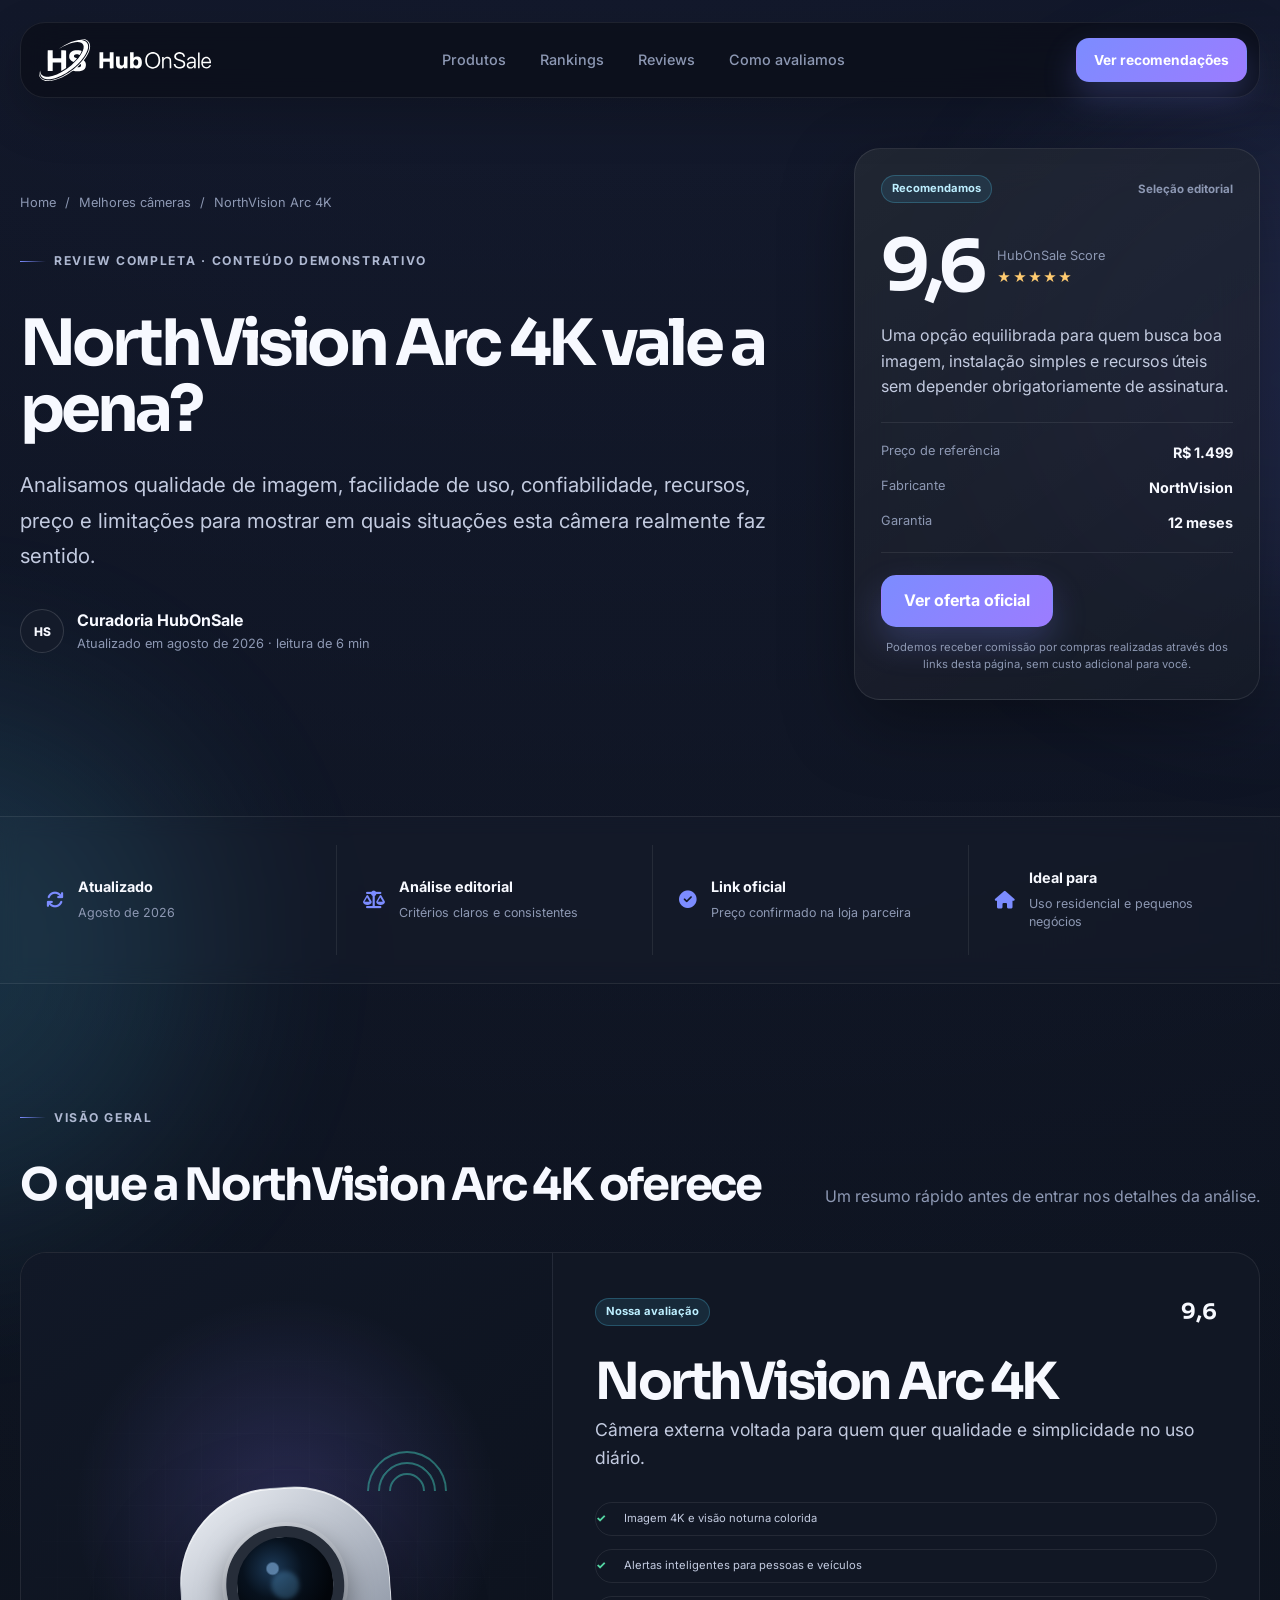
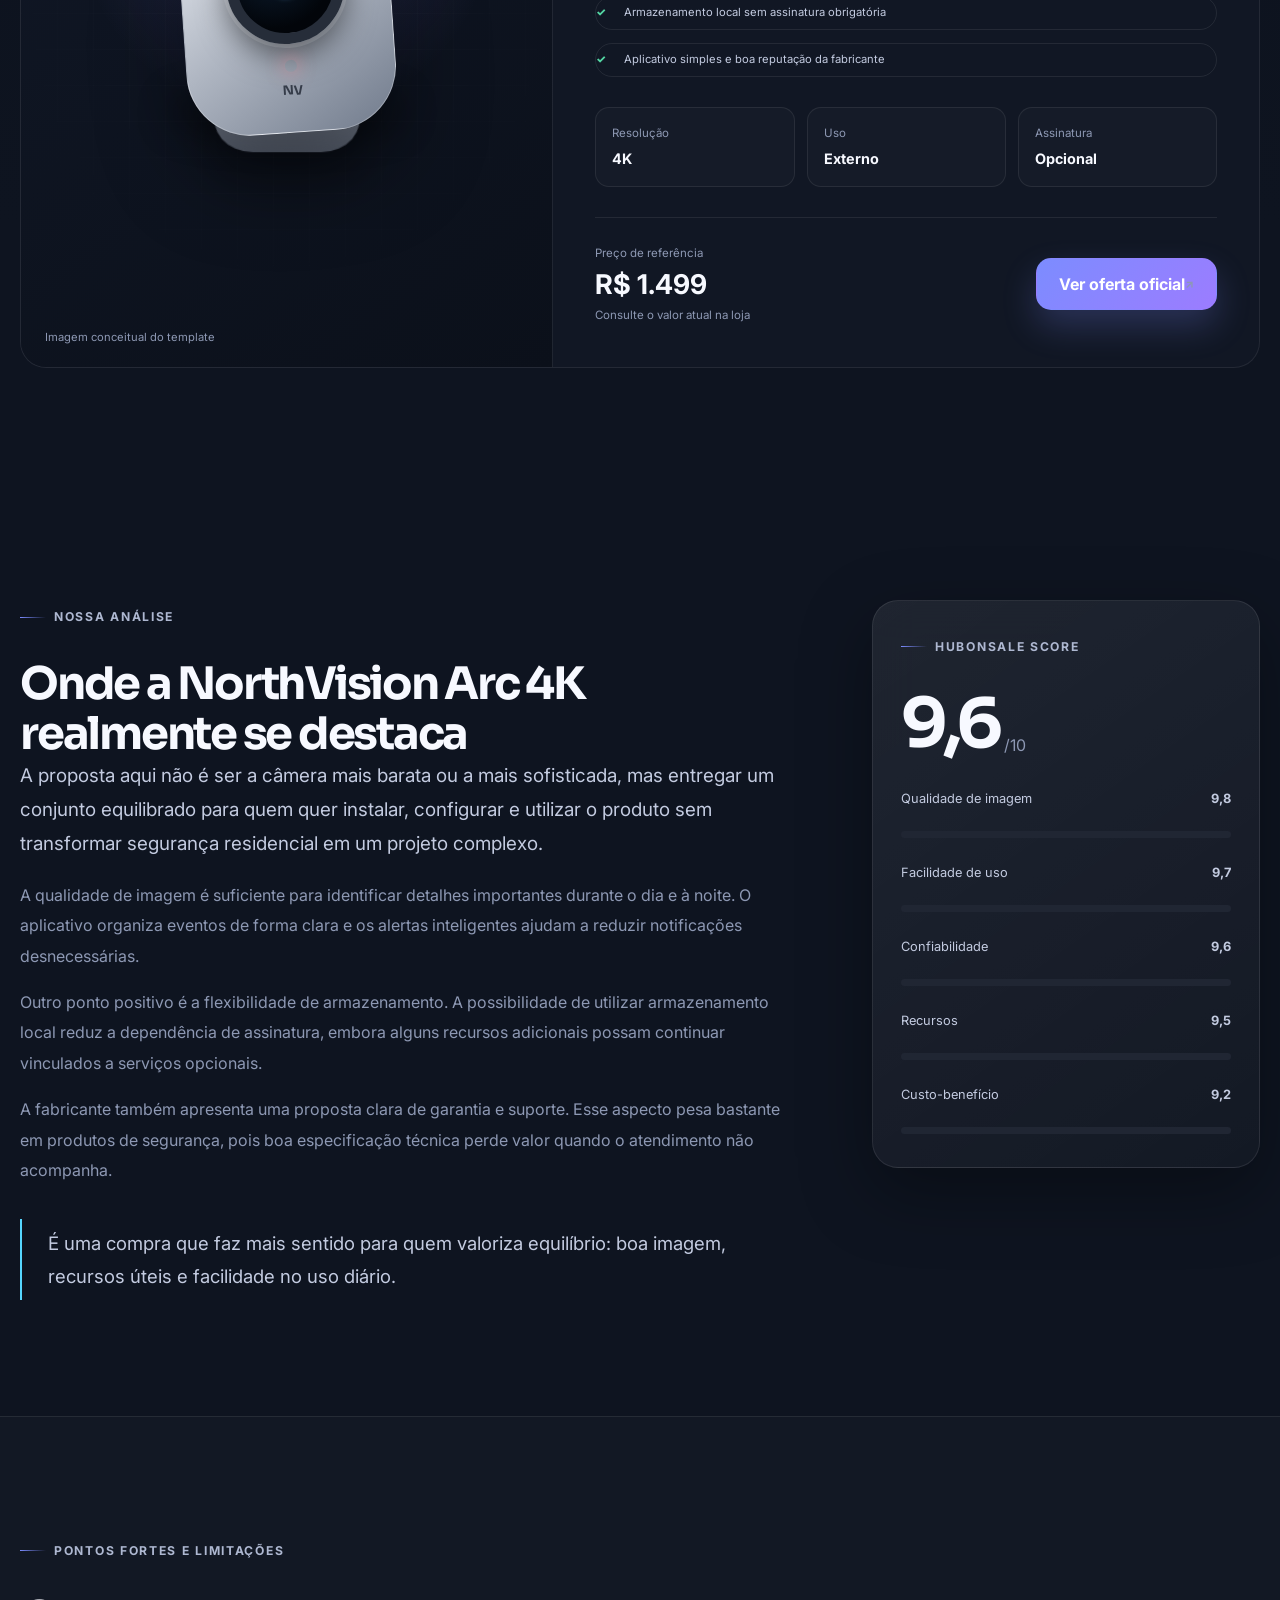
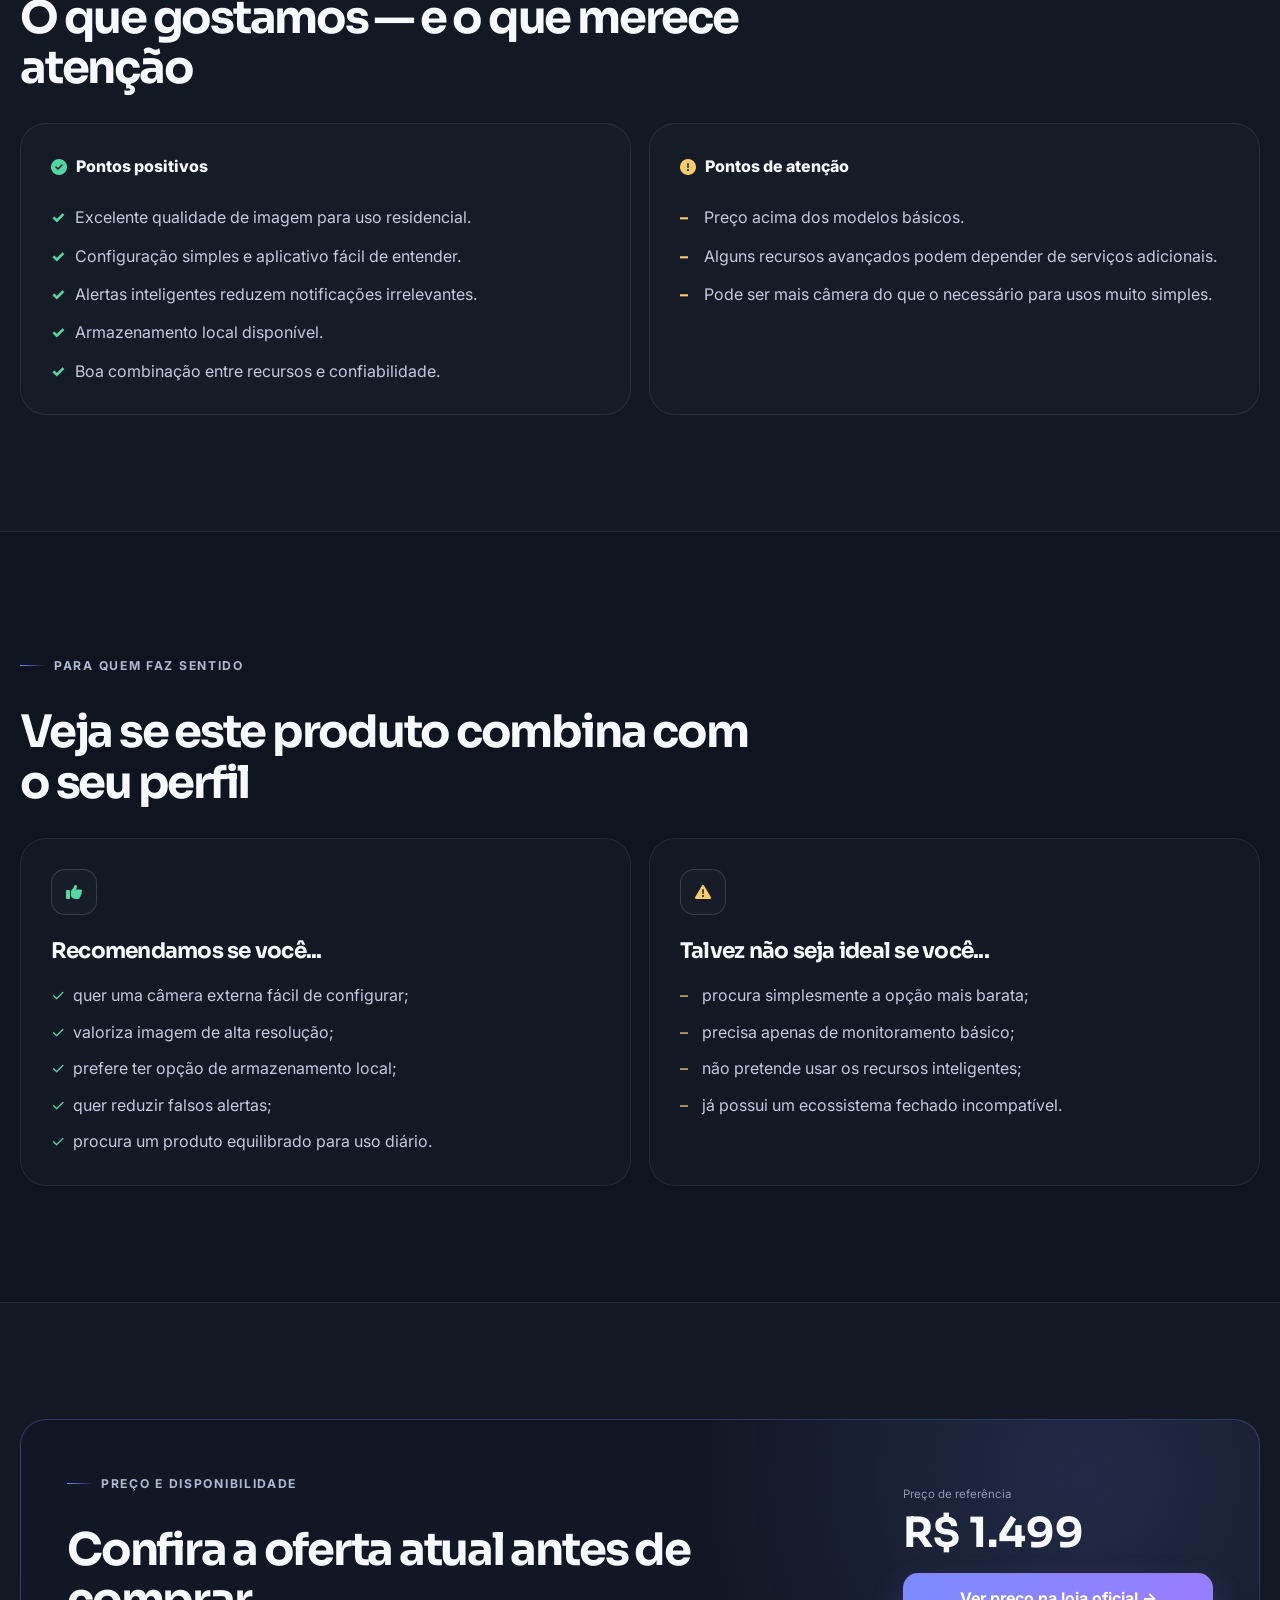
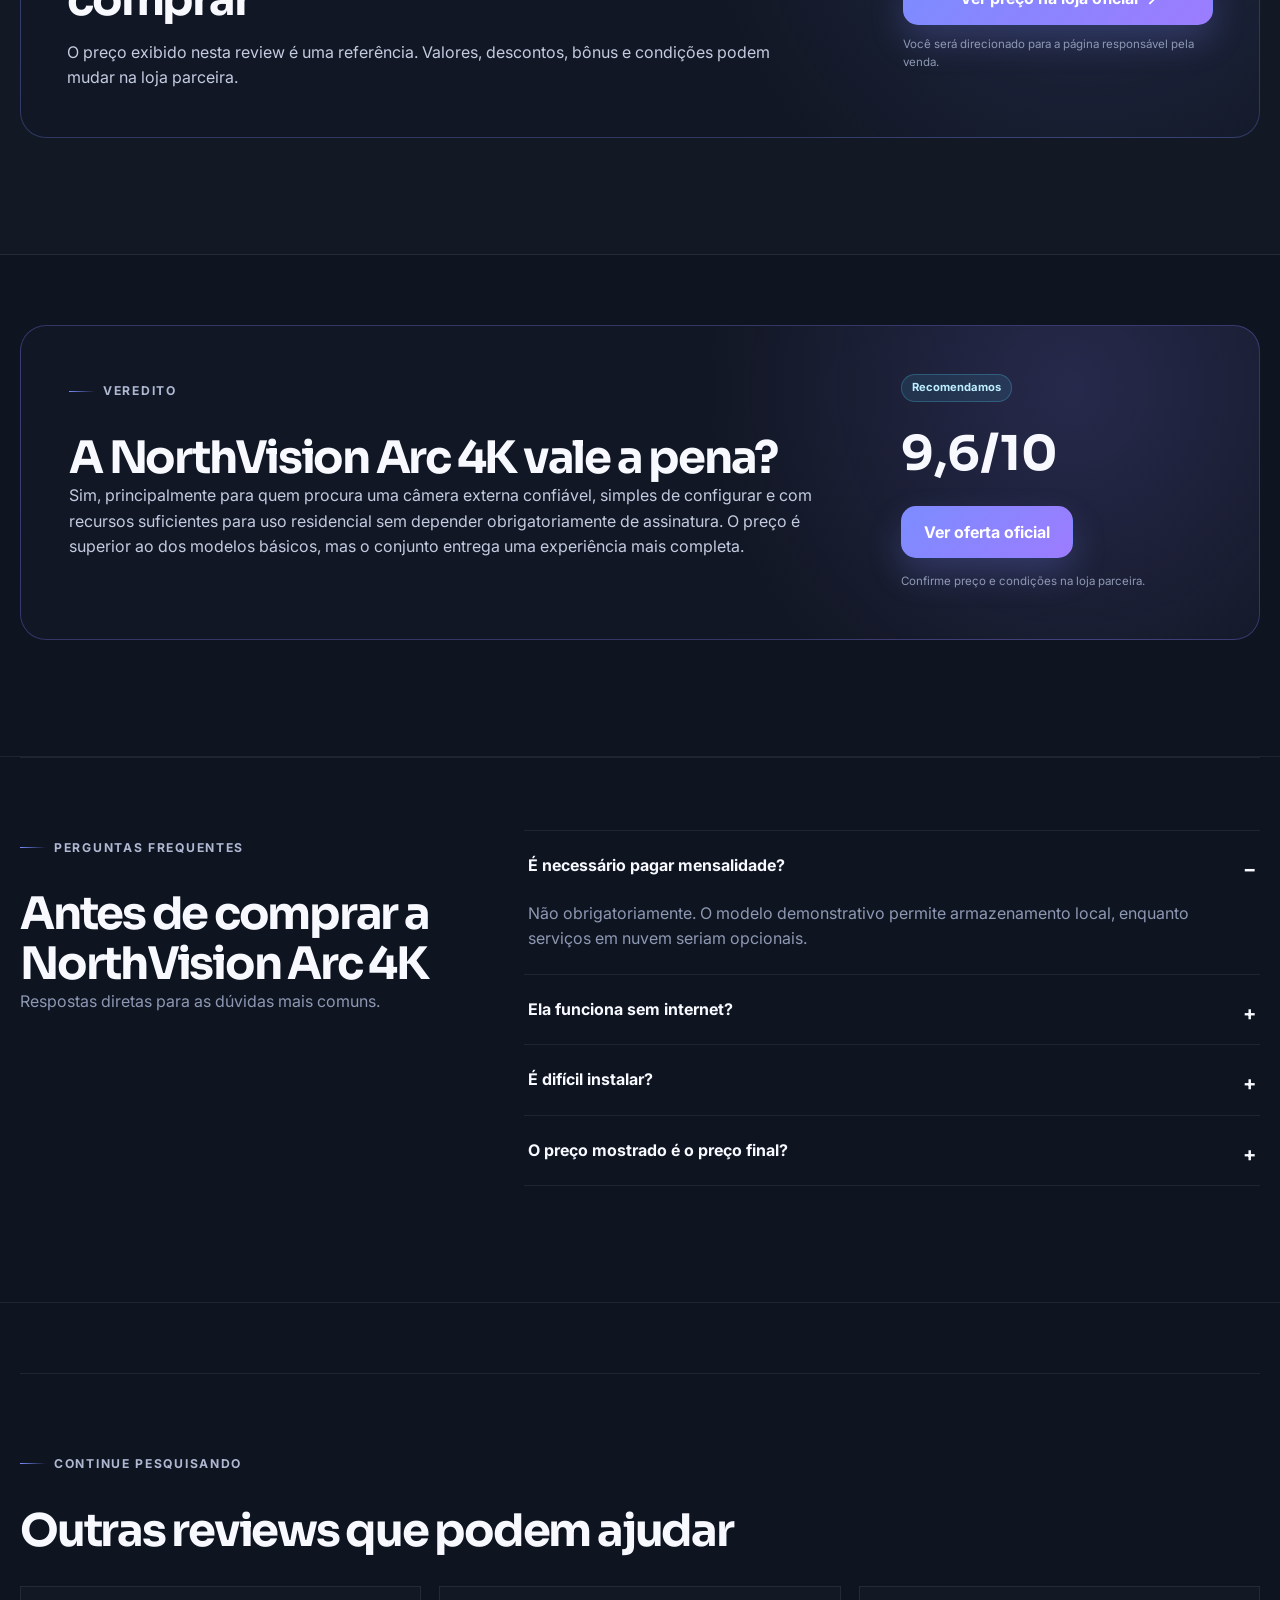
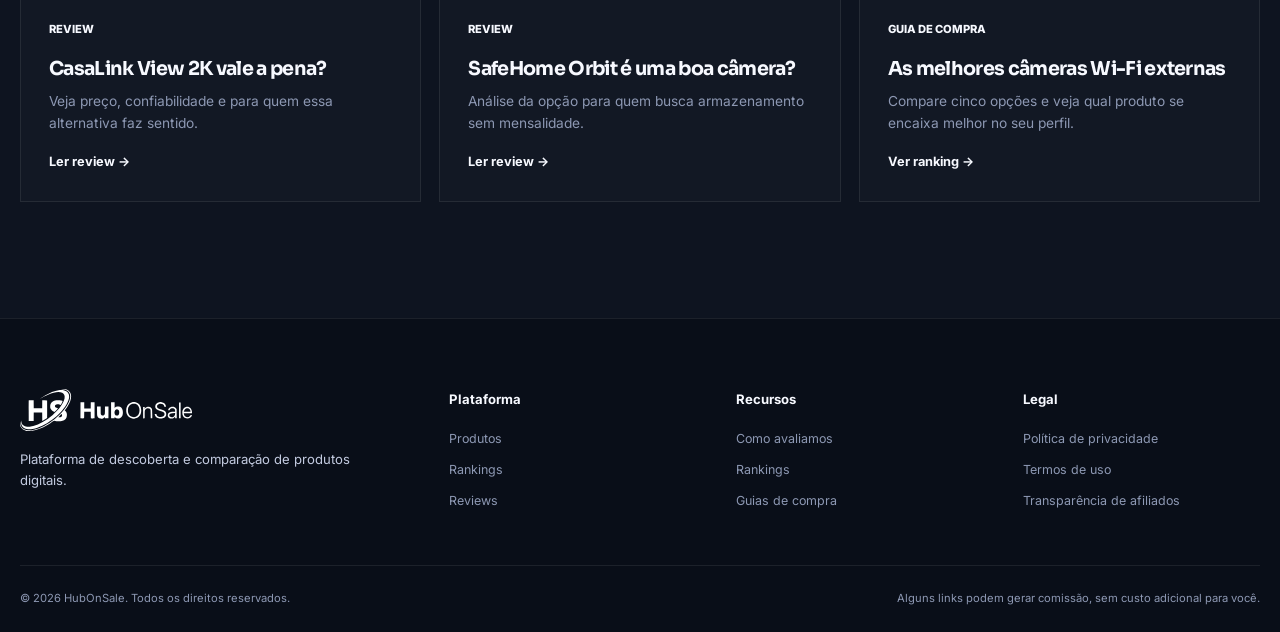
<file: review-northvision-arc-4k.html>
<!DOCTYPE html>
<html lang="pt-BR">
<head>
  <meta charset="UTF-8">
  <meta name="viewport" content="width=device-width, initial-scale=1.0">
  <meta name="description" content="NorthVision Arc 4K vale a pena? Veja análise completa, preço, pontos fortes, limitações, score e para quem recomendamos a câmera.">
  <meta name="theme-color" content="#0b0f19">

  <title>NorthVision Arc 4K vale a pena? | Review HubOnSale</title>
  <link rel="canonical" href="https://hubonsale.com/review-northvision-arc-4k">

  <link rel="preconnect" href="https://fonts.googleapis.com">
  <link rel="preconnect" href="https://fonts.gstatic.com" crossorigin>
  <link rel="stylesheet" href="https://cdnjs.cloudflare.com/ajax/libs/font-awesome/6.5.2/css/all.min.css" />
  <link href="https://fonts.googleapis.com/css2?family=Inter:wght@400;500;600;700;800&family=Sora:wght@600;700&display=swap" rel="stylesheet">
  <link rel="icon" href="/favicon.svg" type="image/svg+xml">
  <link rel="icon" href="/favicon.ico" sizes="any">
  <link rel="apple-touch-icon" href="/apple-touch-icon.png">
  <link rel="manifest" href="/site.webmanifest">

  <link rel="stylesheet" href="css/style.css">
  <link rel="stylesheet" href="css/pages/review.css">
  <link rel="stylesheet" href="css/pages/review-individual.css">
</head>

<body>
  <a class="skip-link" href="#conteudo">Ir para o conteúdo</a>

  <div class="site-glow site-glow--one" aria-hidden="true"></div>
  <div class="site-glow site-glow--two" aria-hidden="true"></div>

  <header class="site-header">
    <div class="nav-shell">
      <a class="brand" href="/" aria-label="HubOnSale">
        <img
          src="img/brand/hubonsale-logo-white.svg"
          alt="HubOnSale">
      </a>

      <nav class="main-nav" aria-label="Navegação principal">
        <a href="/#produtos">Produtos</a>
        <a href="/#rankings">Rankings</a>
        <a href="/#reviews">Reviews</a>
        <a href="/#metodologia">Como avaliamos</a>
      </nav>

      <div class="nav-actions">
        
        <a class="btn btn-primary btn-small" href="/#produtos">
          Ver recomendações
        </a>

        <button
          class="menu-toggle"
          type="button"
          aria-label="Abrir menu"
          aria-controls="mobileMenu"
          aria-expanded="false"
        >
          <span></span>
          <span></span>
          <span></span>
          </button>
      </div>
    </div>
  </header>

  <div class="mobile-menu" id="mobileMenu" hidden>
  <button
    class="mobile-menu__backdrop"
    type="button"
    aria-label="Fechar menu">
  </button>

  <aside class="mobile-menu__panel" aria-label="Menu móvel">

    <div class="mobile-menu__header">
      <a class="brand" href="/" aria-label="HubOnSale">
        <img
          src="img/brand/hubonsale-logo-white.svg"
          alt="HubOnSale"
        >
      </a>

      <button
        class="mobile-menu__close"
        type="button"
        aria-label="Fechar menu"
      >
        <i class="fa-solid fa-xmark" aria-hidden="true"></i>
      </button>
    </div>

    <nav class="mobile-menu__nav" aria-label="Navegação móvel">
      <a href="/#produtos">Produtos</a>
      <a href="/#rankings">Rankings</a>
      <a href="/#reviews">Reviews</a>
      <a href="/#metodologia">Como avaliamos</a>
    </nav>

    <a
      class="btn btn-primary mobile-menu__cta"
      href="/#produtos">
        Ver recomendações
    </a>

  </aside>
</div>

  <main id="conteudo">

    <!-- =========================================================
         HERO — REVIEW INDIVIDUAL
    ========================================================== -->
    <section class="review-hero section">
      <div class="container review-hero__grid">

        <div class="review-hero__copy">
          <div class="breadcrumb" aria-label="Trilha de navegação">
            <a href="index.html">Home</a>
            <span aria-hidden="true">/</span>
            <a href="/melhores-cameras-seguranca">Melhores câmeras</a>
            <span aria-hidden="true">/</span>
            <span aria-current="page">NorthVision Arc 4K</span>
          </div>

          <span class="eyebrow">Review completa · conteúdo demonstrativo</span>

          <h1>NorthVision Arc 4K vale a pena?</h1>

          <p class="review-deck">
            Analisamos qualidade de imagem, facilidade de uso, confiabilidade,
            recursos, preço e limitações para mostrar em quais situações esta
            câmera realmente faz sentido.
          </p>

          <div class="review-meta">
            <div class="author-avatar" aria-hidden="true">HS</div>
            <div>
              <strong>Curadoria HubOnSale</strong>
              <span>Atualizado em agosto de 2026 · leitura de 6 min</span>
            </div>
          </div>
        </div>

        <aside class="review-summary glass-card" aria-label="Resumo da avaliação">
          <div class="summary-topline">
            <span class="chip chip-accent">Recomendamos</span>
            <span class="verified">Seleção editorial</span>
          </div>

          <div class="summary-score">
            <strong>9,6</strong>
            <div>
              <span>HubOnSale Score</span>
              <small>★★★★★</small>
            </div>
          </div>

          <p>
            Uma opção equilibrada para quem busca boa imagem, instalação simples
            e recursos úteis sem depender obrigatoriamente de assinatura.
          </p>

          <div class="summary-facts">
            <div><span>Preço de referência</span><strong>R$ 1.499</strong></div>
            <div><span>Fabricante</span><strong>NorthVision</strong></div>
            <div><span>Garantia</span><strong>12 meses</strong></div>
          </div>

          <a class="btn btn-primary btn-block" href="#oferta">
            Ver oferta oficial
          </a>

          <small class="affiliate-note">
            Podemos receber comissão por compras realizadas através dos links desta página,
            sem custo adicional para você.
          </small>
        </aside>

      </div>
    </section>

    <!-- =========================================================
         TRUST STRIP
    ========================================================== -->
    <section class="trust-strip" aria-label="Resumo da análise">
      <div class="container trust-grid">

        <article class="trust-item">
          <i class="fa-solid fa-arrows-rotate" aria-hidden="true"></i>
          <div>
            <strong>Atualizado</strong>
            <span>Agosto de 2026</span>
          </div>
        </article>

        <article class="trust-item">
          <i class="fa-solid fa-scale-balanced" aria-hidden="true"></i>
          <div>
            <strong>Análise editorial</strong>
            <span>Critérios claros e consistentes</span>
          </div>
        </article>

        <article class="trust-item">
          <i class="fa-solid fa-circle-check" aria-hidden="true"></i>
          <div>
            <strong>Link oficial</strong>
            <span>Preço confirmado na loja parceira</span>
          </div>
        </article>

        <article class="trust-item">
          <i class="fa-solid fa-house" aria-hidden="true"></i>
          <div>
            <strong>Ideal para</strong>
            <span>Uso residencial e pequenos negócios</span>
          </div>
        </article>

      </div>
    </section>

    <!-- =========================================================
         VISÃO GERAL DO PRODUTO
    ========================================================== -->
    <section class="section" id="visao-geral">
      <div class="container">

        <div class="section-heading">
          <div>
            <span class="eyebrow">Visão geral</span>
            <h2>O que a NorthVision Arc 4K oferece</h2>
          </div>

          <p>
            Um resumo rápido antes de entrar nos detalhes da análise.
          </p>
        </div>

        <article class="top-pick product-overview">
          <div class="top-pick__visual" aria-label="Ilustração da câmera NorthVision Arc 4K">
            <div class="camera-scene">
              <div class="camera-shadow"></div>
              <div class="camera-body">
                <div class="camera-lens"><span></span></div>
                <div class="camera-sensor"></div>
                <div class="camera-logo">NV</div>
              </div>
              <div class="camera-base"></div>
              <div class="signal signal--one"></div>
              <div class="signal signal--two"></div>
              <div class="signal signal--three"></div>
            </div>
            <span class="visual-caption">Imagem conceitual do template</span>
          </div>

          <div class="top-pick__content">
            <div class="pick-heading">
              <span class="chip chip-accent">Nossa avaliação</span>
              <span class="pick-rank">9,6</span>
            </div>

            <h3>NorthVision Arc 4K</h3>

            <p class="pick-subtitle">
              Câmera externa voltada para quem quer qualidade e simplicidade no uso diário.
            </p>

            <ul class="feature-list">
              <li>Imagem 4K e visão noturna colorida</li>
              <li>Alertas inteligentes para pessoas e veículos</li>
              <li>Armazenamento local sem assinatura obrigatória</li>
              <li>Aplicativo simples e boa reputação da fabricante</li>
            </ul>

            <div class="product-specs-mini">
              <div><span>Resolução</span><strong>4K</strong></div>
              <div><span>Uso</span><strong>Externo</strong></div>
              <div><span>Assinatura</span><strong>Opcional</strong></div>
            </div>

            <div class="top-pick__footer" id="oferta">
              <div>
                <span>Preço de referência</span>
                <strong>R$ 1.499</strong>
                <small>Consulte o valor atual na loja</small>
              </div>

              <a class="btn btn-primary" href="#">
                Ver oferta oficial <span aria-hidden="true">↗</span>
              </a>
            </div>
          </div>
        </article>

      </div>
    </section>

    <!-- =========================================================
         NOSSA ANÁLISE + SCORE
    ========================================================== -->
    <section class="section analysis-section">
      <div class="container article-grid">

        <article class="editorial-copy">
          <span class="eyebrow">Nossa análise</span>

          <h2>Onde a NorthVision Arc 4K realmente se destaca</h2>

          <p class="lead">
            A proposta aqui não é ser a câmera mais barata ou a mais sofisticada,
            mas entregar um conjunto equilibrado para quem quer instalar, configurar
            e utilizar o produto sem transformar segurança residencial em um projeto complexo.
          </p>

          <p>
            A qualidade de imagem é suficiente para identificar detalhes importantes
            durante o dia e à noite. O aplicativo organiza eventos de forma clara e
            os alertas inteligentes ajudam a reduzir notificações desnecessárias.
          </p>

          <p>
            Outro ponto positivo é a flexibilidade de armazenamento. A possibilidade
            de utilizar armazenamento local reduz a dependência de assinatura, embora
            alguns recursos adicionais possam continuar vinculados a serviços opcionais.
          </p>

          <p>
            A fabricante também apresenta uma proposta clara de garantia e suporte.
            Esse aspecto pesa bastante em produtos de segurança, pois boa especificação
            técnica perde valor quando o atendimento não acompanha.
          </p>

          <blockquote>
            É uma compra que faz mais sentido para quem valoriza equilíbrio:
            boa imagem, recursos úteis e facilidade no uso diário.
          </blockquote>
        </article>

        <aside class="score-breakdown glass-card" aria-label="Detalhamento da nota">
          <span class="eyebrow">HubOnSale Score</span>
          <div class="score-large"><strong>9,6</strong><span>/10</span></div>

          <div class="score-row">
            <div><span>Qualidade de imagem</span><strong>9,8</strong></div>
            <progress value="98" max="100">98%</progress>
          </div>

          <div class="score-row">
            <div><span>Facilidade de uso</span><strong>9,7</strong></div>
            <progress value="97" max="100">97%</progress>
          </div>

          <div class="score-row">
            <div><span>Confiabilidade</span><strong>9,6</strong></div>
            <progress value="96" max="100">96%</progress>
          </div>

          <div class="score-row">
            <div><span>Recursos</span><strong>9,5</strong></div>
            <progress value="95" max="100">95%</progress>
          </div>

          <div class="score-row">
            <div><span>Custo-benefício</span><strong>9,2</strong></div>
            <progress value="92" max="100">92%</progress>
          </div>
        </aside>

      </div>
    </section>

    <!-- =========================================================
         PRÓS E CONTRAS
    ========================================================== -->
    <section class="section section-soft pros-cons-section">
      <div class="container">

        <div class="section-heading compact">
          <div>
            <span class="eyebrow">Pontos fortes e limitações</span>
            <h2>O que gostamos — e o que merece atenção</h2>
          </div>
        </div>

        <div class="pros-cons-detail">

          <article class="pros-card">
            <span class="pros-cons-label">
              <i class="fa-solid fa-circle-check" aria-hidden="true"></i>
              Pontos positivos
            </span>

            <ul>
              <li>Excelente qualidade de imagem para uso residencial.</li>
              <li>Configuração simples e aplicativo fácil de entender.</li>
              <li>Alertas inteligentes reduzem notificações irrelevantes.</li>
              <li>Armazenamento local disponível.</li>
              <li>Boa combinação entre recursos e confiabilidade.</li>
            </ul>
          </article>

          <article class="cons-card">
            <span class="pros-cons-label">
              <i class="fa-solid fa-circle-exclamation" aria-hidden="true"></i>
              Pontos de atenção
            </span>

            <ul>
              <li>Preço acima dos modelos básicos.</li>
              <li>Alguns recursos avançados podem depender de serviços adicionais.</li>
              <li>Pode ser mais câmera do que o necessário para usos muito simples.</li>
            </ul>
          </article>

        </div>
      </div>
    </section>

    <!-- =========================================================
         PARA QUEM É / PARA QUEM NÃO É
    ========================================================== -->
    <section class="section fit-section">
      <div class="container">

        <div class="section-heading compact">
          <div>
            <span class="eyebrow">Para quem faz sentido</span>
            <h2>Veja se este produto combina com o seu perfil</h2>
          </div>
        </div>

        <div class="fit-grid">

          <article class="fit-card fit-card--yes">
            <span class="fit-icon">
              <i class="fa-solid fa-thumbs-up" aria-hidden="true"></i>
            </span>

            <h3>Recomendamos se você...</h3>

            <ul>
              <li>quer uma câmera externa fácil de configurar;</li>
              <li>valoriza imagem de alta resolução;</li>
              <li>prefere ter opção de armazenamento local;</li>
              <li>quer reduzir falsos alertas;</li>
              <li>procura um produto equilibrado para uso diário.</li>
            </ul>
          </article>

          <article class="fit-card fit-card--no">
            <span class="fit-icon">
              <i class="fa-solid fa-triangle-exclamation" aria-hidden="true"></i>
            </span>

            <h3>Talvez não seja ideal se você...</h3>

            <ul>
              <li>procura simplesmente a opção mais barata;</li>
              <li>precisa apenas de monitoramento básico;</li>
              <li>não pretende usar os recursos inteligentes;</li>
              <li>já possui um ecossistema fechado incompatível.</li>
            </ul>
          </article>

        </div>
      </div>
    </section>

    <!-- =========================================================
         OFERTA
    ========================================================== -->
    <section class="section section-soft offer-section">
      <div class="container">

        <div class="offer-card">
          <div>
            <span class="eyebrow">Preço e disponibilidade</span>
            <h2>Confira a oferta atual antes de comprar</h2>
            <p>
              O preço exibido nesta review é uma referência. Valores, descontos,
              bônus e condições podem mudar na loja parceira.
            </p>
          </div>

          <div class="offer-card__action">
            <span>Preço de referência</span>
            <strong>R$ 1.499</strong>
            <a class="btn btn-primary" href="#">Ver preço na loja oficial →</a>
            <small>Você será direcionado para a página responsável pela venda.</small>
          </div>
        </div>

      </div>
    </section>

    <!-- =========================================================
         VEREDITO
    ========================================================== -->
    <section class="section verdict-section">
      <div class="container verdict-card">

        <div>
          <span class="eyebrow">Veredito</span>

          <h2>A NorthVision Arc 4K vale a pena?</h2>

          <p>
            Sim, principalmente para quem procura uma câmera externa confiável,
            simples de configurar e com recursos suficientes para uso residencial
            sem depender obrigatoriamente de assinatura. O preço é superior ao dos
            modelos básicos, mas o conjunto entrega uma experiência mais completa.
          </p>
        </div>

        <div class="verdict-action">
          <span class="chip chip-accent">Recomendamos</span>
          <strong>9,6/10</strong>
          <a class="btn btn-primary" href="#">Ver oferta oficial</a>
          <small>Confirme preço e condições na loja parceira.</small>
        </div>

      </div>
    </section>

    <!-- =========================================================
         FAQ
    ========================================================== -->
    <section class="section faq-section" id="faq">
      <div class="container faq-layout">

        <div>
          <span class="eyebrow">Perguntas frequentes</span>
          <h2>Antes de comprar a NorthVision Arc 4K</h2>
          <p>Respostas diretas para as dúvidas mais comuns.</p>
        </div>

        <div class="faq-list">

          <details open>
            <summary>É necessário pagar mensalidade?</summary>
            <p>Não obrigatoriamente. O modelo demonstrativo permite armazenamento local, enquanto serviços em nuvem seriam opcionais.</p>
          </details>

          <details>
            <summary>Ela funciona sem internet?</summary>
            <p>A gravação local pode continuar, mas acesso remoto, notificações e alguns recursos inteligentes dependem de conexão.</p>
          </details>

          <details>
            <summary>É difícil instalar?</summary>
            <p>A proposta é permitir instalação e configuração relativamente simples, embora o processo real dependa do local e da infraestrutura disponível.</p>
          </details>

          <details>
            <summary>O preço mostrado é o preço final?</summary>
            <p>Não necessariamente. Sempre confirme o valor, descontos e condições diretamente na página oficial da oferta.</p>
          </details>

        </div>
      </div>
    </section>

    <!-- =========================================================
         OUTRAS REVIEWS
    ========================================================== -->
    <section class="section related-section">
      <div class="container">

        <div class="section-heading compact">
          <div>
            <span class="eyebrow">Continue pesquisando</span>
            <h2>Outras reviews que podem ajudar</h2>
          </div>
        </div>

        <div class="related-grid">

          <a href="#">
            <span>Review</span>
            <h3>CasaLink View 2K vale a pena?</h3>
            <p>Veja preço, confiabilidade e para quem essa alternativa faz sentido.</p>
            <strong>Ler review →</strong>
          </a>

          <a href="#">
            <span>Review</span>
            <h3>SafeHome Orbit é uma boa câmera?</h3>
            <p>Análise da opção para quem busca armazenamento sem mensalidade.</p>
            <strong>Ler review →</strong>
          </a>

          <a href="/melhores-cameras-seguranca">
            <span>Guia de compra</span>
            <h3>As melhores câmeras Wi-Fi externas</h3>
            <p>Compare cinco opções e veja qual produto se encaixa melhor no seu perfil.</p>
            <strong>Ver ranking →</strong>
          </a>

        </div>
      </div>
    </section>

  </main>

  <footer class="site-footer">
    <div class="container footer-grid">
      <div>
        <a class="brand footer-brand" href="index.html" aria-label="HubOnSale">
          <img
            src="img/brand/hubonsale-logo-white.svg"
            alt="HubOnSale">
        </a>
        <p>
          Plataforma de descoberta e comparação de produtos digitais.
        </p>
      </div>

      <div>
        <strong>Plataforma</strong>
        <a href="/#produtos">Produtos</a>
        <a href="/#rankings">Rankings</a>
        <a href="/#reviews">Reviews</a>
      </div>

      <div>
        <strong>Recursos</strong>
        <a href="/#metodologia">Como avaliamos</a>
        <a href="/#rankings">Rankings</a>
        <a href="/#rankings">Guias de compra</a>
      </div>

      <div>
        <strong>Legal</strong>
        <a href="/politica-de-privacidade">Política de privacidade</a>
        <a href="/termos-de-uso">Termos de uso</a>
        <a href="/transparencia-afiliados">Transparência de afiliados</a>
      </div>
    </div>

    <div class="container footer-bottom">
      <p>© 2026 HubOnSale. Todos os direitos reservados.</p>
      <p>
        Alguns links podem gerar comissão, sem custo adicional para você.
      </p>
    </div>
  </footer>

  <script type="module" src="js/main.js"></script>
</body>
</html>
</file>
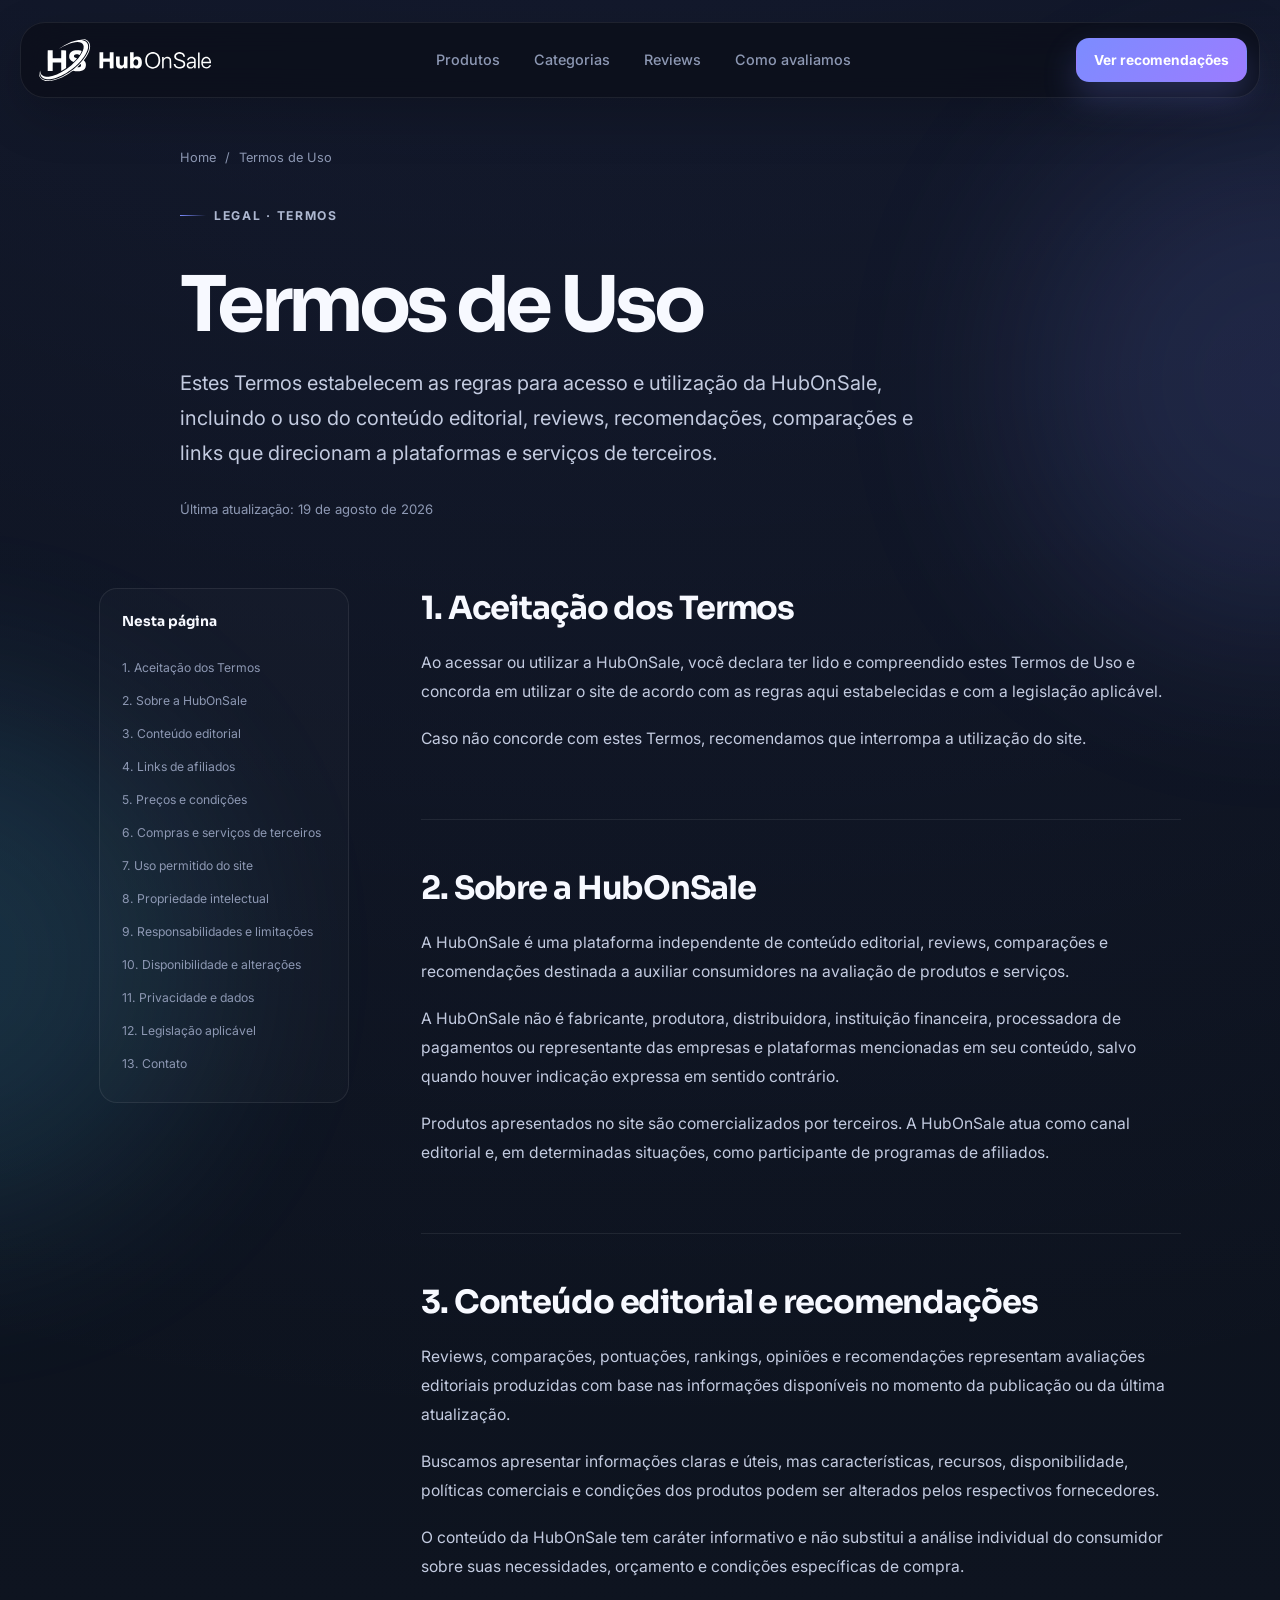
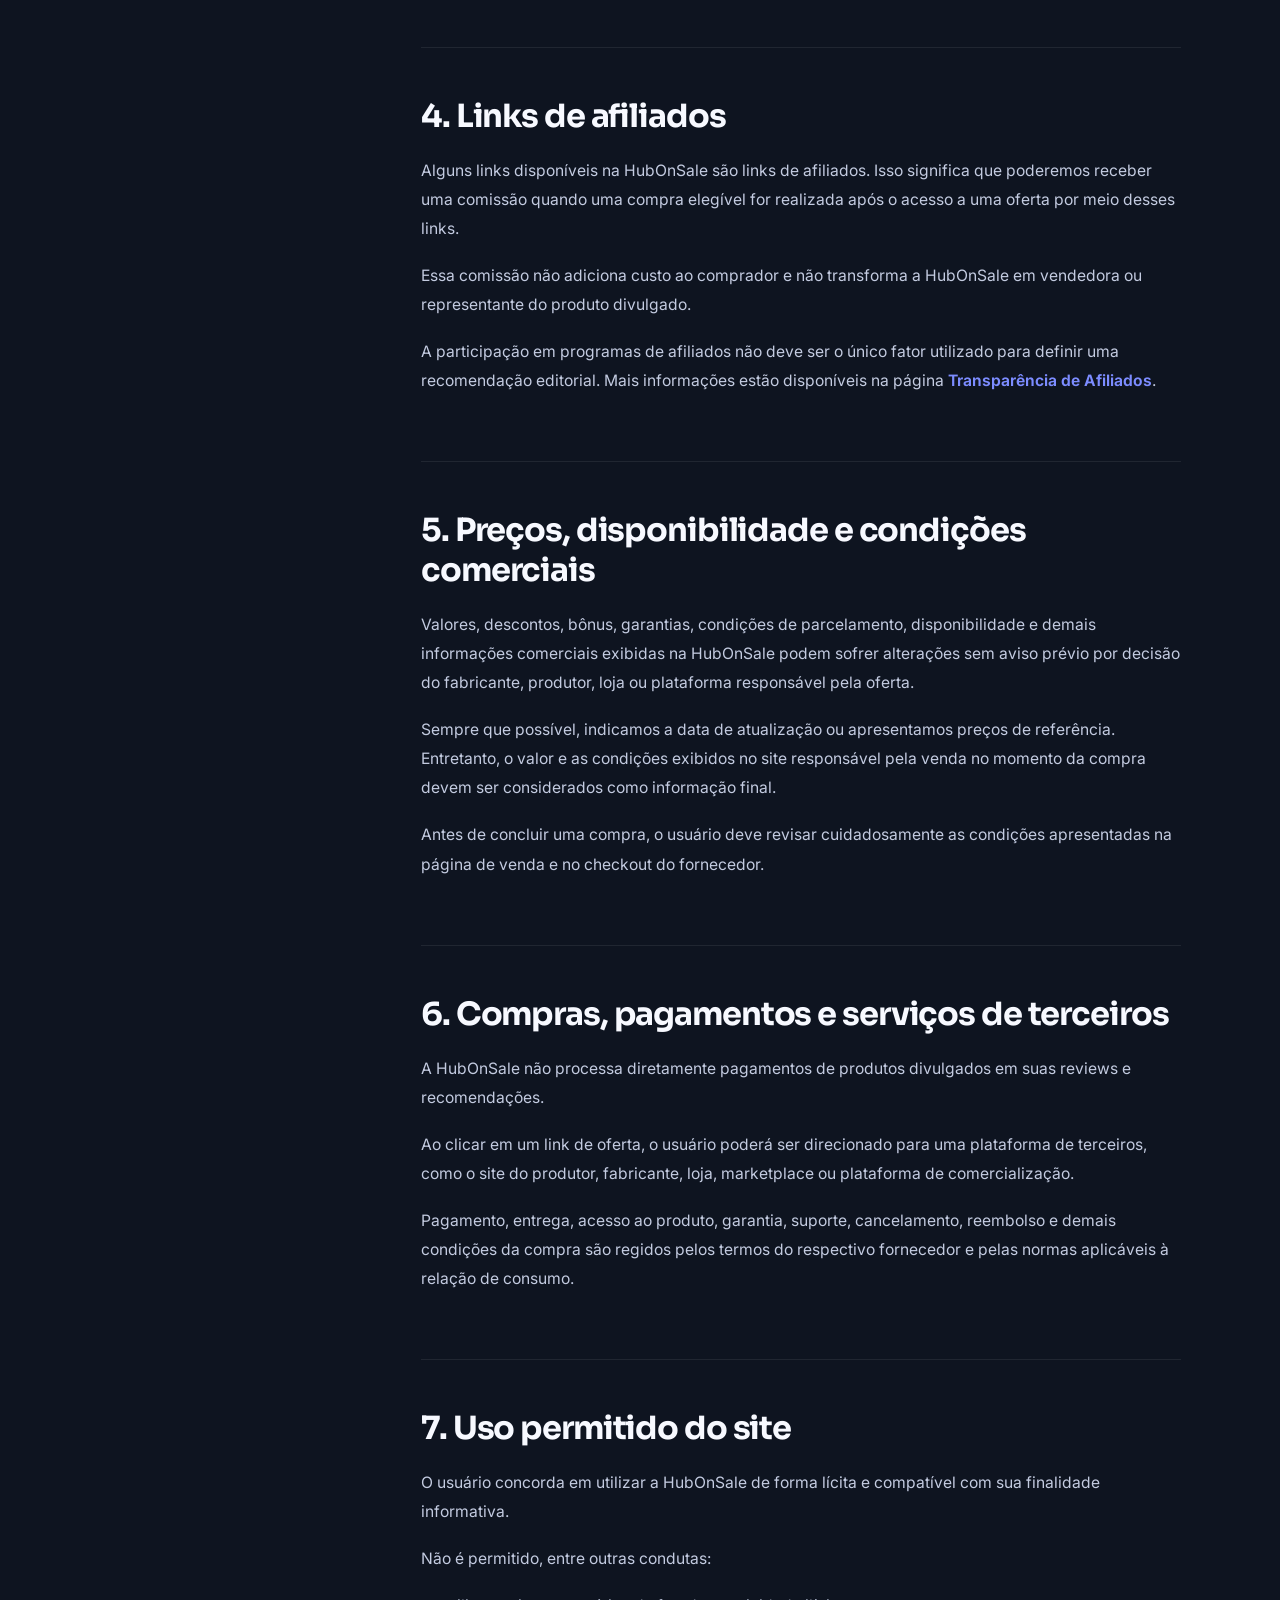
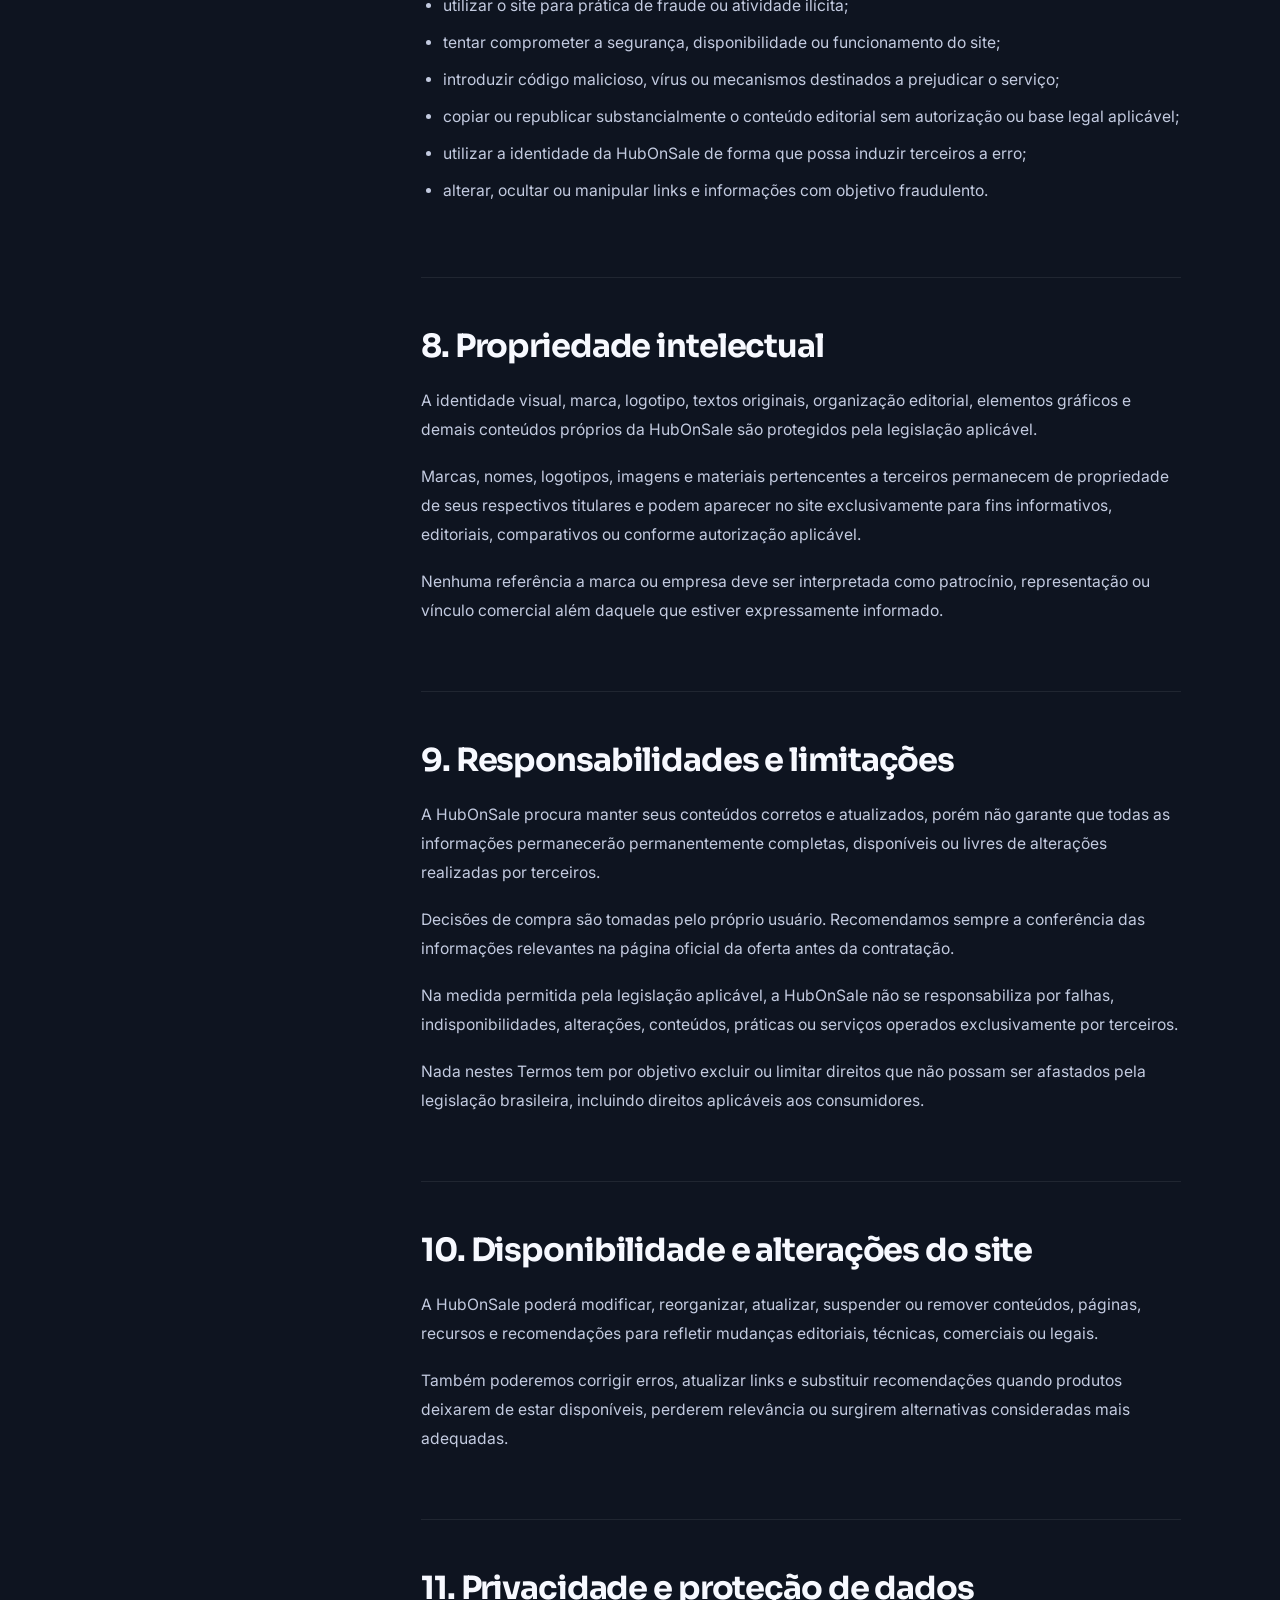
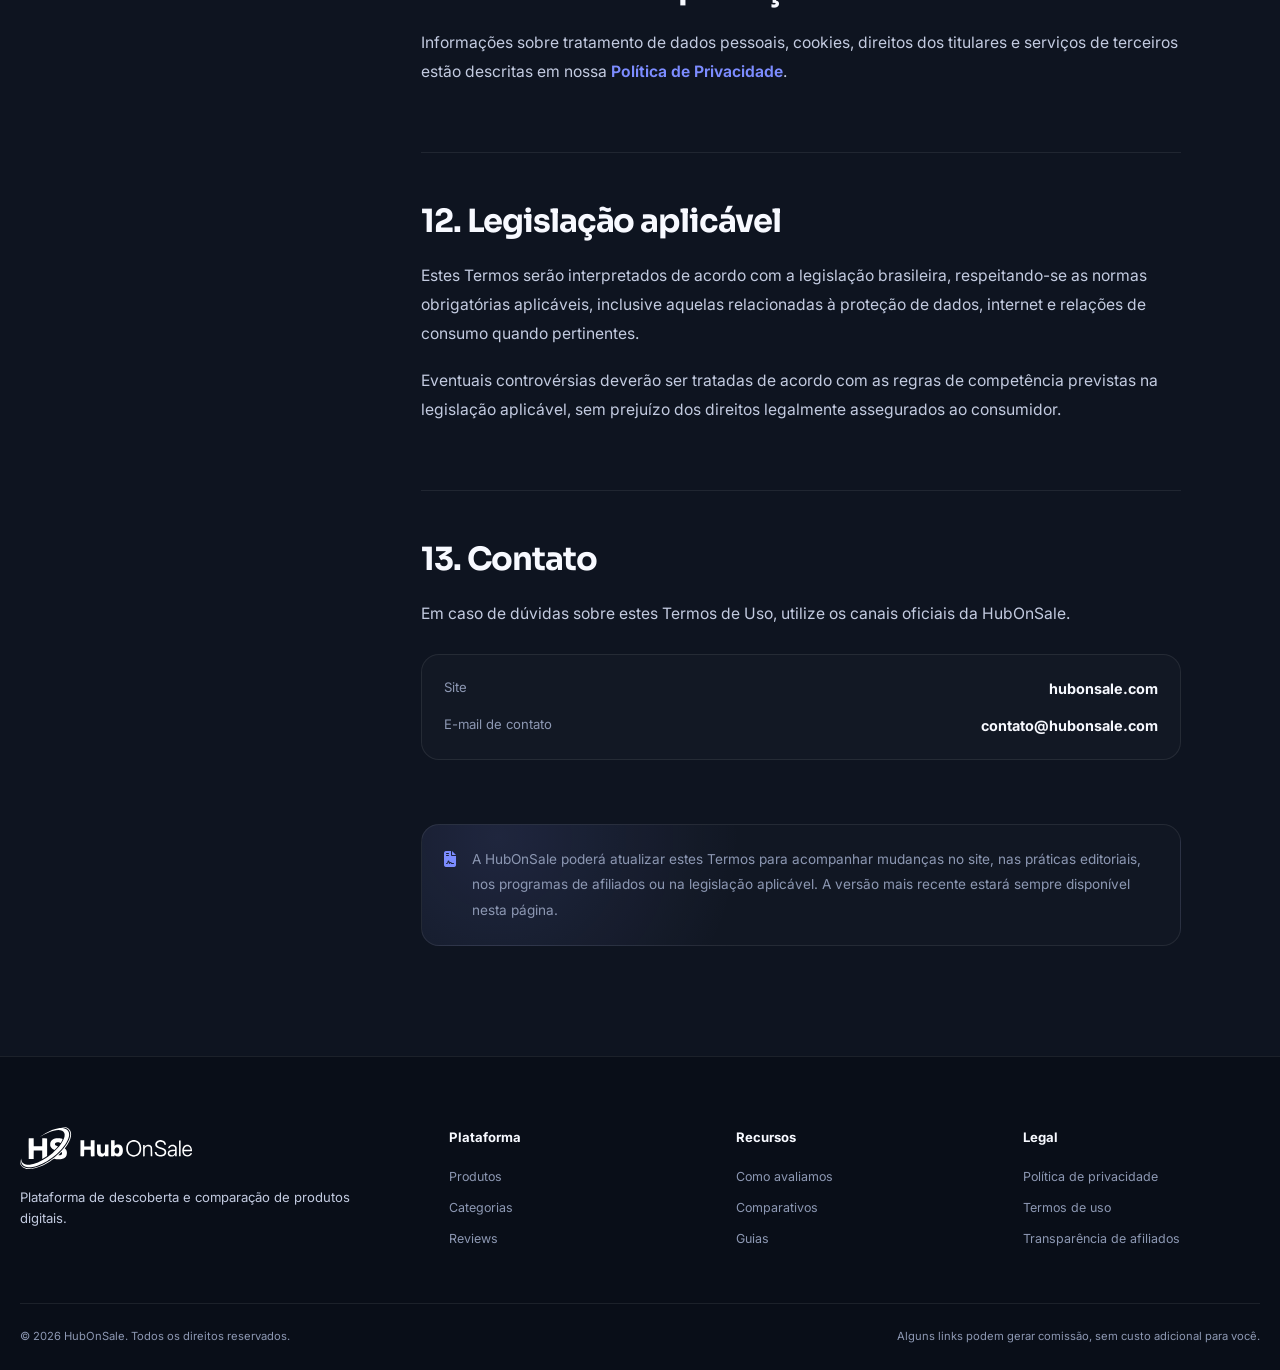
<file: termos-de-uso.html>
<!DOCTYPE html>
<html lang="pt-BR">
<head>
  <meta charset="UTF-8">
  <meta name="viewport" content="width=device-width, initial-scale=1.0">
  <meta name="description" content="Termos de Uso da HubOnSale: conheça as regras de acesso, uso do conteúdo, recomendações, links de afiliados e responsabilidades da plataforma.">
  <meta name="theme-color" content="#0b0f19">
  <title>Termos de Uso | HubOnSale</title>
  <link rel="canonical" href="https://hubonsale.com/termos-de-uso.html">
  <link rel="preconnect" href="https://fonts.googleapis.com">
  <link rel="preconnect" href="https://fonts.gstatic.com" crossorigin>
  <link rel="stylesheet" href="https://cdnjs.cloudflare.com/ajax/libs/font-awesome/6.5.2/css/all.min.css">
  <link href="https://fonts.googleapis.com/css2?family=Inter:wght@400;500;600;700;800&family=Sora:wght@600;700&display=swap" rel="stylesheet">
  <link rel="icon" href="/favicon.svg" type="image/svg+xml">
  <link rel="icon" href="/favicon.ico" sizes="any">
  <link rel="apple-touch-icon" href="/apple-touch-icon.png">
  <link rel="manifest" href="/site.webmanifest">
  <link rel="stylesheet" href="css/style.css">
  <link rel="stylesheet" href="css/pages/legal.css">
</head>
<body>
  <a class="skip-link" href="#conteudo">Ir para o conteúdo</a>

  <div class="site-glow site-glow--one" aria-hidden="true"></div>
  <div class="site-glow site-glow--two" aria-hidden="true"></div>

  <header class="site-header">
    <div class="nav-shell">
      <a class="brand" href="index.html" aria-label="HubOnSale">
        <img src="img/brand/hubonsale-logo-white.svg" alt="HubOnSale">
      </a>

      <nav class="main-nav" aria-label="Navegação principal">
        <a href="index.html#produtos">Produtos</a>
        <a href="index.html#categorias">Categorias</a>
        <a href="index.html#reviews">Reviews</a>
        <a href="index.html#metodologia">Como avaliamos</a>
      </nav>

      <div class="nav-actions">
        <a class="btn btn-primary btn-small" href="index.html#produtos">Ver recomendações</a>

        <button class="menu-toggle" type="button" aria-label="Abrir menu" aria-controls="mobileMenu" aria-expanded="false">
          <span></span><span></span><span></span>
        </button>
      </div>
    </div>
  </header>

  <div class="mobile-menu" id="mobileMenu" hidden>
    <button class="mobile-menu__backdrop" type="button" aria-label="Fechar menu"></button>

    <aside class="mobile-menu__panel" aria-label="Menu móvel">
      <div class="mobile-menu__header">
        <a class="brand" href="index.html" aria-label="HubOnSale">
          <img src="img/brand/hubonsale-logo-white.svg" alt="HubOnSale">
        </a>

        <button class="mobile-menu__close" type="button" aria-label="Fechar menu">
          <i class="fa-solid fa-xmark" aria-hidden="true"></i>
        </button>
      </div>

      <nav class="mobile-menu__nav" aria-label="Navegação móvel">
        <a href="index.html#produtos">Produtos</a>
        <a href="index.html#categorias">Categorias</a>
        <a href="index.html#reviews">Reviews</a>
        <a href="index.html#metodologia">Como avaliamos</a>
      </nav>

      <a class="btn btn-primary mobile-menu__cta" href="index.html#produtos">Ver recomendações</a>
    </aside>
  </div>

  <main id="conteudo">
    <section class="legal-hero section">
      <div class="container legal-hero__inner">
        <div class="breadcrumb" aria-label="Trilha de navegação">
          <a href="index.html">Home</a>
          <span aria-hidden="true">/</span>
          <span aria-current="page">Termos de Uso</span>
        </div>

        <span class="eyebrow">Legal · Termos</span>
        <h1>Termos de Uso</h1>

        <p class="legal-intro">
          Estes Termos estabelecem as regras para acesso e utilização da HubOnSale,
          incluindo o uso do conteúdo editorial, reviews, recomendações, comparações
          e links que direcionam a plataformas e serviços de terceiros.
        </p>

        <p class="legal-updated">
          Última atualização: <time datetime="2026-08-19">19 de agosto de 2026</time>
        </p>
      </div>
    </section>

    <section class="legal-content-section">
      <div class="container legal-layout">

        <aside class="legal-index" aria-label="Nesta página">
          <strong>Nesta página</strong>
          <nav>
            <a href="#aceitacao">1. Aceitação dos Termos</a>
            <a href="#sobre">2. Sobre a HubOnSale</a>
            <a href="#conteudo">3. Conteúdo editorial</a>
            <a href="#afiliados">4. Links de afiliados</a>
            <a href="#precos">5. Preços e condições</a>
            <a href="#compras">6. Compras e serviços de terceiros</a>
            <a href="#uso">7. Uso permitido do site</a>
            <a href="#propriedade">8. Propriedade intelectual</a>
            <a href="#responsabilidades">9. Responsabilidades e limitações</a>
            <a href="#disponibilidade">10. Disponibilidade e alterações</a>
            <a href="#privacidade">11. Privacidade e dados</a>
            <a href="#legislacao">12. Legislação aplicável</a>
            <a href="#contato">13. Contato</a>
          </nav>
        </aside>

        <article class="legal-copy">

          <section id="aceitacao">
            <h2>1. Aceitação dos Termos</h2>

            <p>
              Ao acessar ou utilizar a HubOnSale, você declara ter lido e compreendido
              estes Termos de Uso e concorda em utilizar o site de acordo com as regras
              aqui estabelecidas e com a legislação aplicável.
            </p>

            <p>
              Caso não concorde com estes Termos, recomendamos que interrompa a
              utilização do site.
            </p>
          </section>

          <section id="sobre">
            <h2>2. Sobre a HubOnSale</h2>

            <p>
              A HubOnSale é uma plataforma independente de conteúdo editorial,
              reviews, comparações e recomendações destinada a auxiliar consumidores
              na avaliação de produtos e serviços.
            </p>

            <p>
              A HubOnSale não é fabricante, produtora, distribuidora, instituição
              financeira, processadora de pagamentos ou representante das empresas e
              plataformas mencionadas em seu conteúdo, salvo quando houver indicação
              expressa em sentido contrário.
            </p>

            <p>
              Produtos apresentados no site são comercializados por terceiros. A
              HubOnSale atua como canal editorial e, em determinadas situações, como
              participante de programas de afiliados.
            </p>
          </section>

          <section id="conteudo">
            <h2>3. Conteúdo editorial e recomendações</h2>

            <p>
              Reviews, comparações, pontuações, rankings, opiniões e recomendações
              representam avaliações editoriais produzidas com base nas informações
              disponíveis no momento da publicação ou da última atualização.
            </p>

            <p>
              Buscamos apresentar informações claras e úteis, mas características,
              recursos, disponibilidade, políticas comerciais e condições dos produtos
              podem ser alterados pelos respectivos fornecedores.
            </p>

            <p>
              O conteúdo da HubOnSale tem caráter informativo e não substitui a análise
              individual do consumidor sobre suas necessidades, orçamento e condições
              específicas de compra.
            </p>
          </section>

          <section id="afiliados">
            <h2>4. Links de afiliados</h2>

            <p>
              Alguns links disponíveis na HubOnSale são links de afiliados. Isso
              significa que poderemos receber uma comissão quando uma compra elegível
              for realizada após o acesso a uma oferta por meio desses links.
            </p>

            <p>
              Essa comissão não adiciona custo ao comprador e não transforma a
              HubOnSale em vendedora ou representante do produto divulgado.
            </p>

            <p>
              A participação em programas de afiliados não deve ser o único fator
              utilizado para definir uma recomendação editorial. Mais informações
              estão disponíveis na página
              <a href="transparencia-afiliados.html">Transparência de Afiliados</a>.
            </p>
          </section>

          <section id="precos">
            <h2>5. Preços, disponibilidade e condições comerciais</h2>

            <p>
              Valores, descontos, bônus, garantias, condições de parcelamento,
              disponibilidade e demais informações comerciais exibidas na HubOnSale
              podem sofrer alterações sem aviso prévio por decisão do fabricante,
              produtor, loja ou plataforma responsável pela oferta.
            </p>

            <p>
              Sempre que possível, indicamos a data de atualização ou apresentamos
              preços de referência. Entretanto, o valor e as condições exibidos no
              site responsável pela venda no momento da compra devem ser considerados
              como informação final.
            </p>

            <p>
              Antes de concluir uma compra, o usuário deve revisar cuidadosamente as
              condições apresentadas na página de venda e no checkout do fornecedor.
            </p>
          </section>

          <section id="compras">
            <h2>6. Compras, pagamentos e serviços de terceiros</h2>

            <p>
              A HubOnSale não processa diretamente pagamentos de produtos divulgados
              em suas reviews e recomendações.
            </p>

            <p>
              Ao clicar em um link de oferta, o usuário poderá ser direcionado para
              uma plataforma de terceiros, como o site do produtor, fabricante, loja,
              marketplace ou plataforma de comercialização.
            </p>

            <p>
              Pagamento, entrega, acesso ao produto, garantia, suporte, cancelamento,
              reembolso e demais condições da compra são regidos pelos termos do
              respectivo fornecedor e pelas normas aplicáveis à relação de consumo.
            </p>
          </section>

          <section id="uso">
            <h2>7. Uso permitido do site</h2>

            <p>
              O usuário concorda em utilizar a HubOnSale de forma lícita e compatível
              com sua finalidade informativa.
            </p>

            <p>Não é permitido, entre outras condutas:</p>

            <ul>
              <li>utilizar o site para prática de fraude ou atividade ilícita;</li>
              <li>tentar comprometer a segurança, disponibilidade ou funcionamento do site;</li>
              <li>introduzir código malicioso, vírus ou mecanismos destinados a prejudicar o serviço;</li>
              <li>copiar ou republicar substancialmente o conteúdo editorial sem autorização ou base legal aplicável;</li>
              <li>utilizar a identidade da HubOnSale de forma que possa induzir terceiros a erro;</li>
              <li>alterar, ocultar ou manipular links e informações com objetivo fraudulento.</li>
            </ul>
          </section>

          <section id="propriedade">
            <h2>8. Propriedade intelectual</h2>

            <p>
              A identidade visual, marca, logotipo, textos originais, organização
              editorial, elementos gráficos e demais conteúdos próprios da HubOnSale
              são protegidos pela legislação aplicável.
            </p>

            <p>
              Marcas, nomes, logotipos, imagens e materiais pertencentes a terceiros
              permanecem de propriedade de seus respectivos titulares e podem aparecer
              no site exclusivamente para fins informativos, editoriais, comparativos
              ou conforme autorização aplicável.
            </p>

            <p>
              Nenhuma referência a marca ou empresa deve ser interpretada como
              patrocínio, representação ou vínculo comercial além daquele que estiver
              expressamente informado.
            </p>
          </section>

          <section id="responsabilidades">
            <h2>9. Responsabilidades e limitações</h2>

            <p>
              A HubOnSale procura manter seus conteúdos corretos e atualizados, porém
              não garante que todas as informações permanecerão permanentemente
              completas, disponíveis ou livres de alterações realizadas por terceiros.
            </p>

            <p>
              Decisões de compra são tomadas pelo próprio usuário. Recomendamos sempre
              a conferência das informações relevantes na página oficial da oferta
              antes da contratação.
            </p>

            <p>
              Na medida permitida pela legislação aplicável, a HubOnSale não se
              responsabiliza por falhas, indisponibilidades, alterações, conteúdos,
              práticas ou serviços operados exclusivamente por terceiros.
            </p>

            <p>
              Nada nestes Termos tem por objetivo excluir ou limitar direitos que não
              possam ser afastados pela legislação brasileira, incluindo direitos
              aplicáveis aos consumidores.
            </p>
          </section>

          <section id="disponibilidade">
            <h2>10. Disponibilidade e alterações do site</h2>

            <p>
              A HubOnSale poderá modificar, reorganizar, atualizar, suspender ou
              remover conteúdos, páginas, recursos e recomendações para refletir
              mudanças editoriais, técnicas, comerciais ou legais.
            </p>

            <p>
              Também poderemos corrigir erros, atualizar links e substituir
              recomendações quando produtos deixarem de estar disponíveis, perderem
              relevância ou surgirem alternativas consideradas mais adequadas.
            </p>
          </section>

          <section id="privacidade">
            <h2>11. Privacidade e proteção de dados</h2>

            <p>
              Informações sobre tratamento de dados pessoais, cookies, direitos dos
              titulares e serviços de terceiros estão descritas em nossa
              <a href="politica-de-privacidade.html">Política de Privacidade</a>.
            </p>
          </section>

          <section id="legislacao">
            <h2>12. Legislação aplicável</h2>

            <p>
              Estes Termos serão interpretados de acordo com a legislação brasileira,
              respeitando-se as normas obrigatórias aplicáveis, inclusive aquelas
              relacionadas à proteção de dados, internet e relações de consumo quando
              pertinentes.
            </p>

            <p>
              Eventuais controvérsias deverão ser tratadas de acordo com as regras de
              competência previstas na legislação aplicável, sem prejuízo dos direitos
              legalmente assegurados ao consumidor.
            </p>
          </section>

          <section id="contato">
            <h2>13. Contato</h2>

            <p>
              Em caso de dúvidas sobre estes Termos de Uso, utilize os canais oficiais
              da HubOnSale.
            </p>

            <div class="legal-contact-card">
              <div>
                <span>Site</span>
                <strong>hubonsale.com</strong>
              </div>

              <div>
                <span>E-mail de contato</span>
                <!-- TODO: substituir pelo e-mail efetivamente configurado antes da publicação -->
                <strong>contato@hubonsale.com</strong>
              </div>
            </div>
          </section>

          <div class="legal-note">
            <i class="fa-solid fa-file-contract" aria-hidden="true"></i>
            <p>
              A HubOnSale poderá atualizar estes Termos para acompanhar mudanças no
              site, nas práticas editoriais, nos programas de afiliados ou na
              legislação aplicável. A versão mais recente estará sempre disponível
              nesta página.
            </p>
          </div>

        </article>
      </div>
    </section>
  </main>

  <footer class="site-footer">
    <div class="container footer-grid">
      <div>
        <a class="brand footer-brand" href="index.html" aria-label="HubOnSale">
          <img src="img/brand/hubonsale-logo-white.svg" alt="HubOnSale">
        </a>
        <p>Plataforma de descoberta e comparação de produtos digitais.</p>
      </div>

      <div>
        <strong>Plataforma</strong>
        <a href="index.html#produtos">Produtos</a>
        <a href="index.html#categorias">Categorias</a>
        <a href="index.html#reviews">Reviews</a>
      </div>

      <div>
        <strong>Recursos</strong>
        <a href="index.html#metodologia">Como avaliamos</a>
        <a href="index.html#reviews">Comparativos</a>
        <a href="index.html#reviews">Guias</a>
      </div>

      <div>
        <strong>Legal</strong>
        <a href="politica-de-privacidade.html">Política de privacidade</a>
        <a href="termos-de-uso.html" aria-current="page">Termos de uso</a>
        <a href="transparencia-afiliados.html">Transparência de afiliados</a>
      </div>
    </div>

    <div class="container footer-bottom">
      <p>© 2026 HubOnSale. Todos os direitos reservados.</p>
      <p>Alguns links podem gerar comissão, sem custo adicional para você.</p>
    </div>
  </footer>

  <script type="module" src="js/main.js"></script>
</body>
</html>
</file>
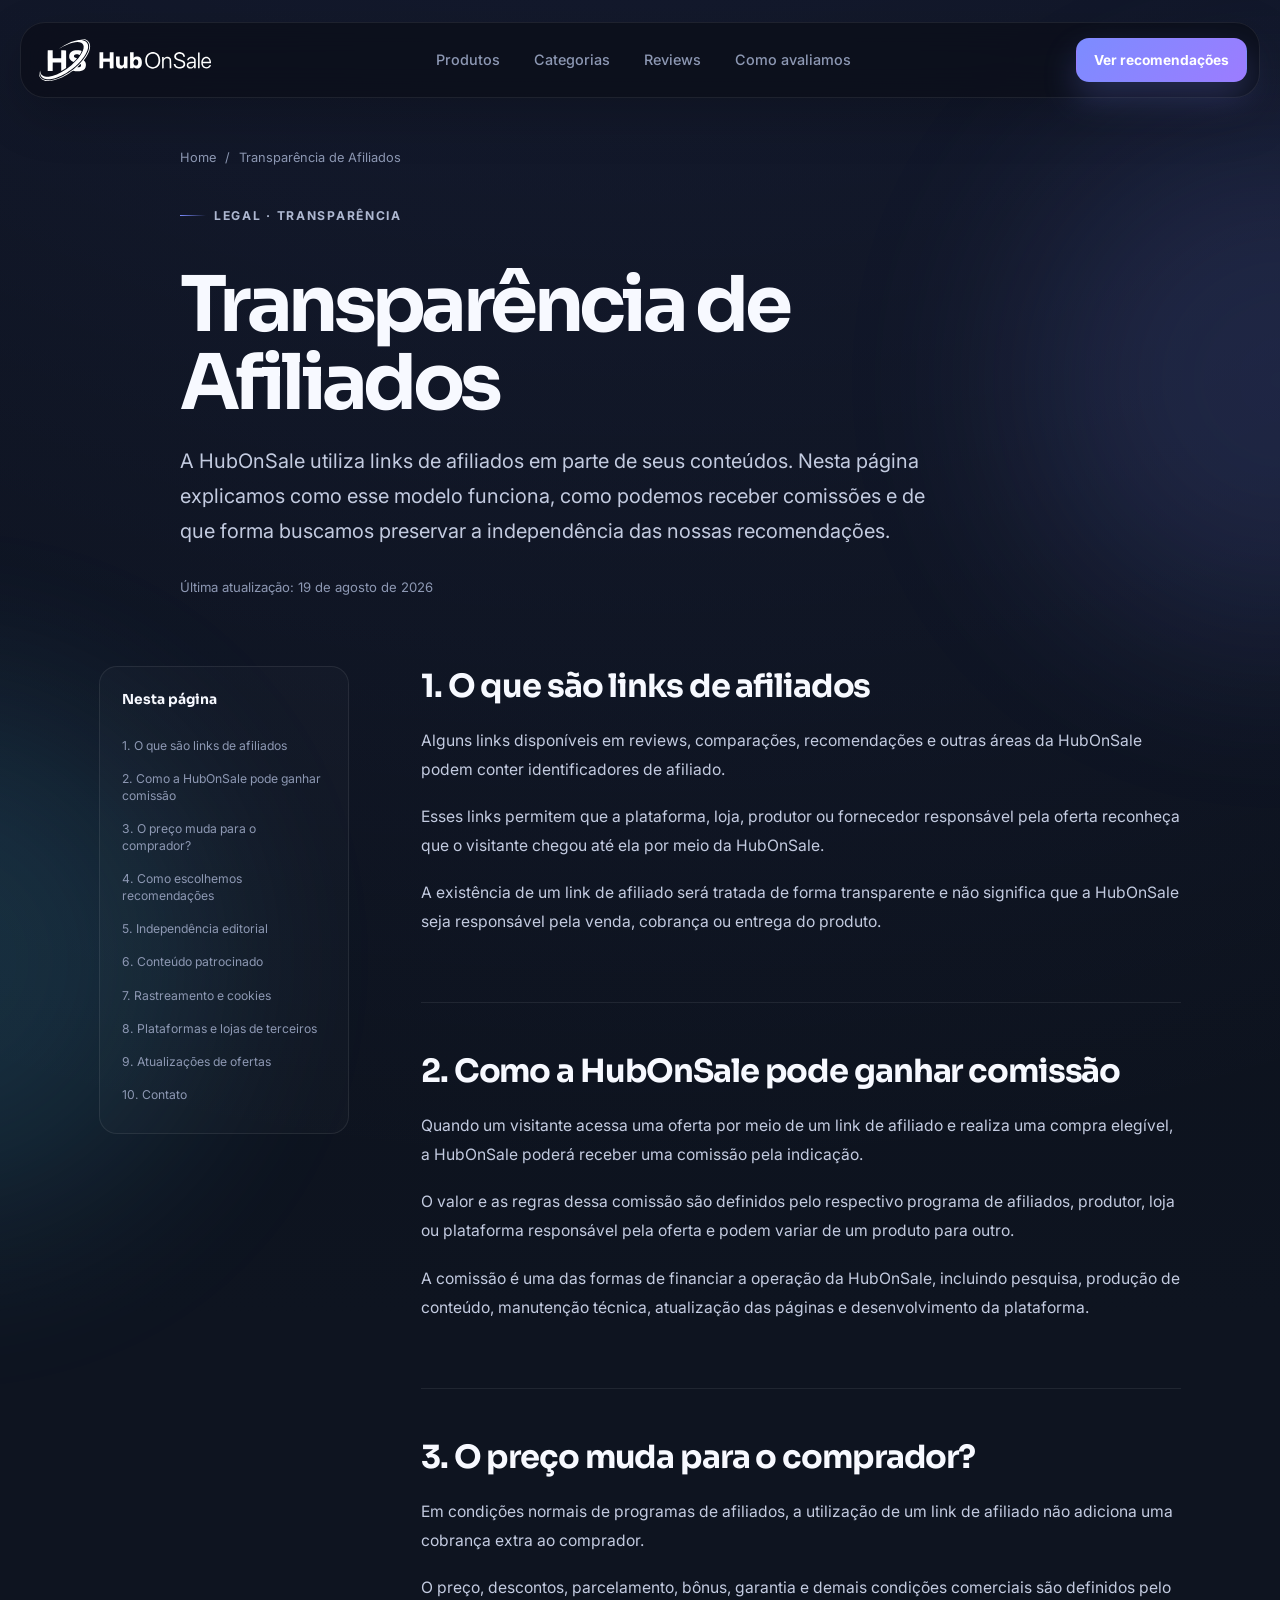
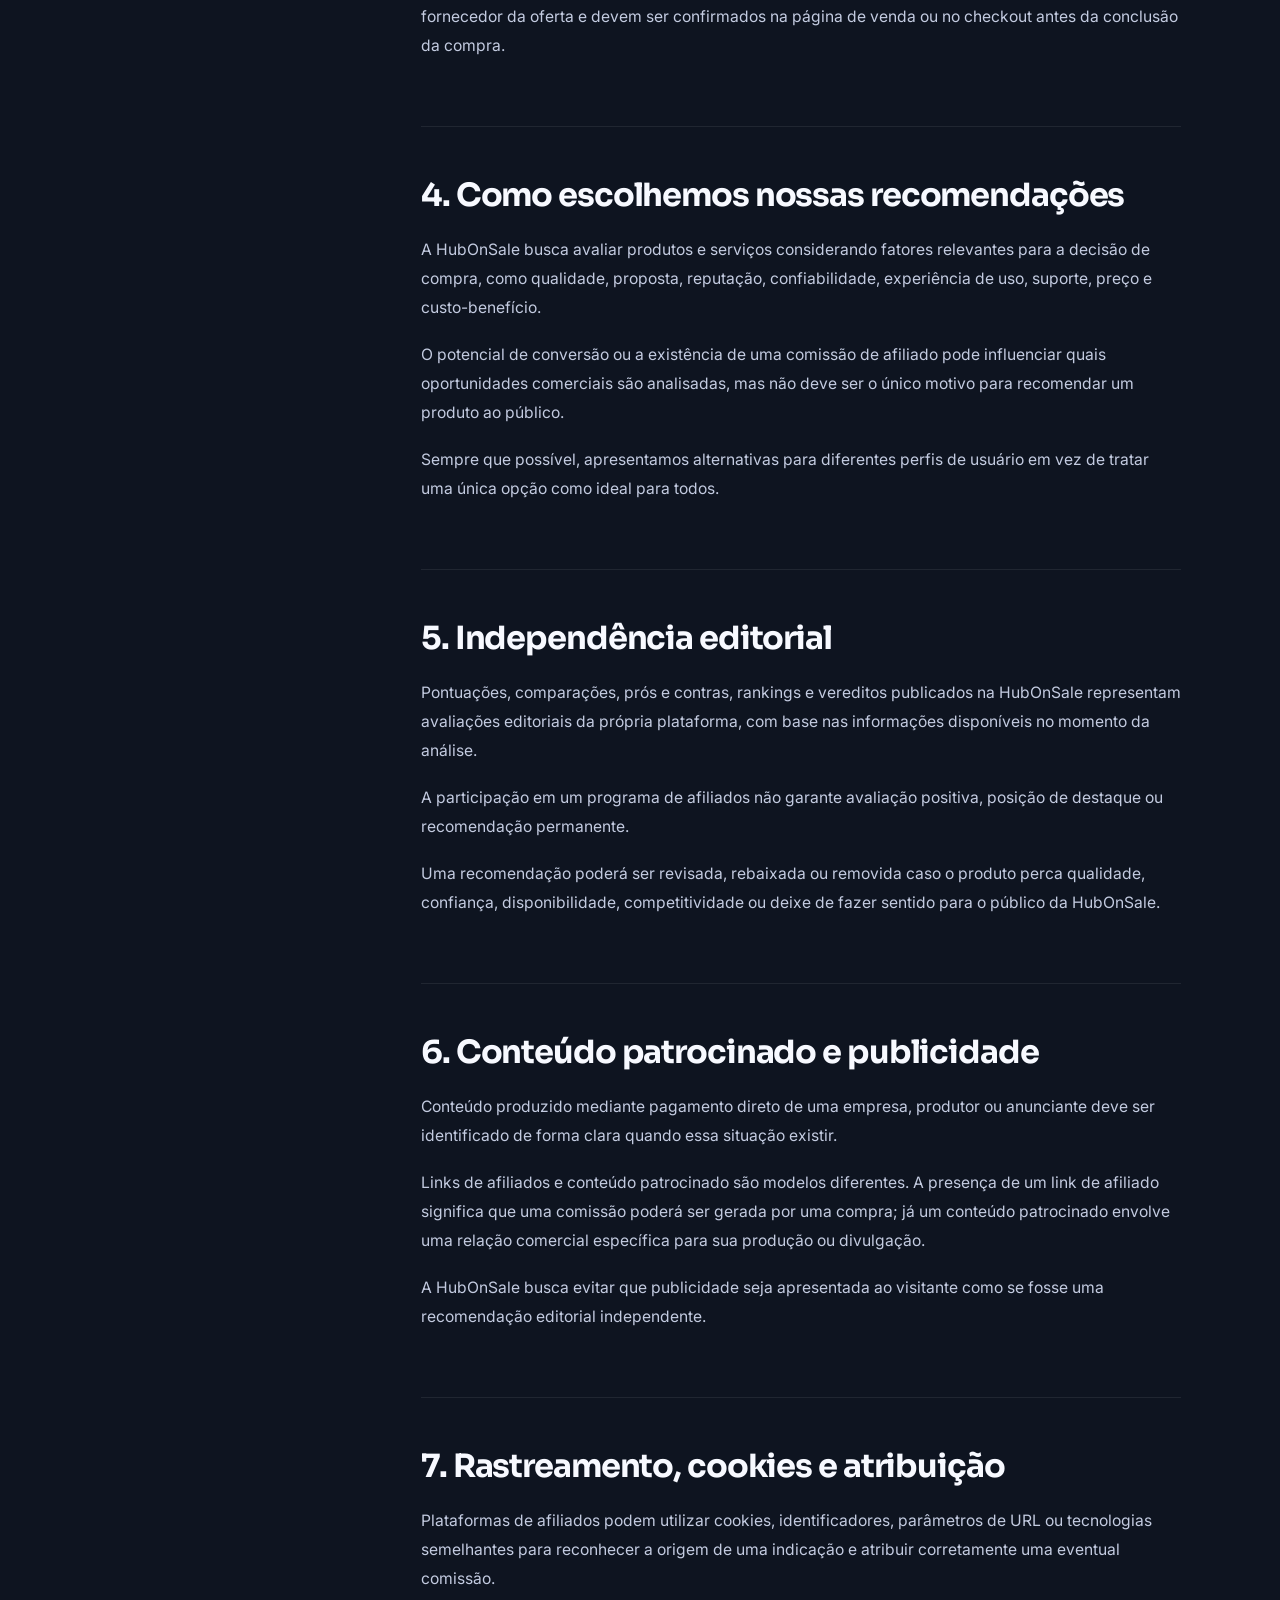
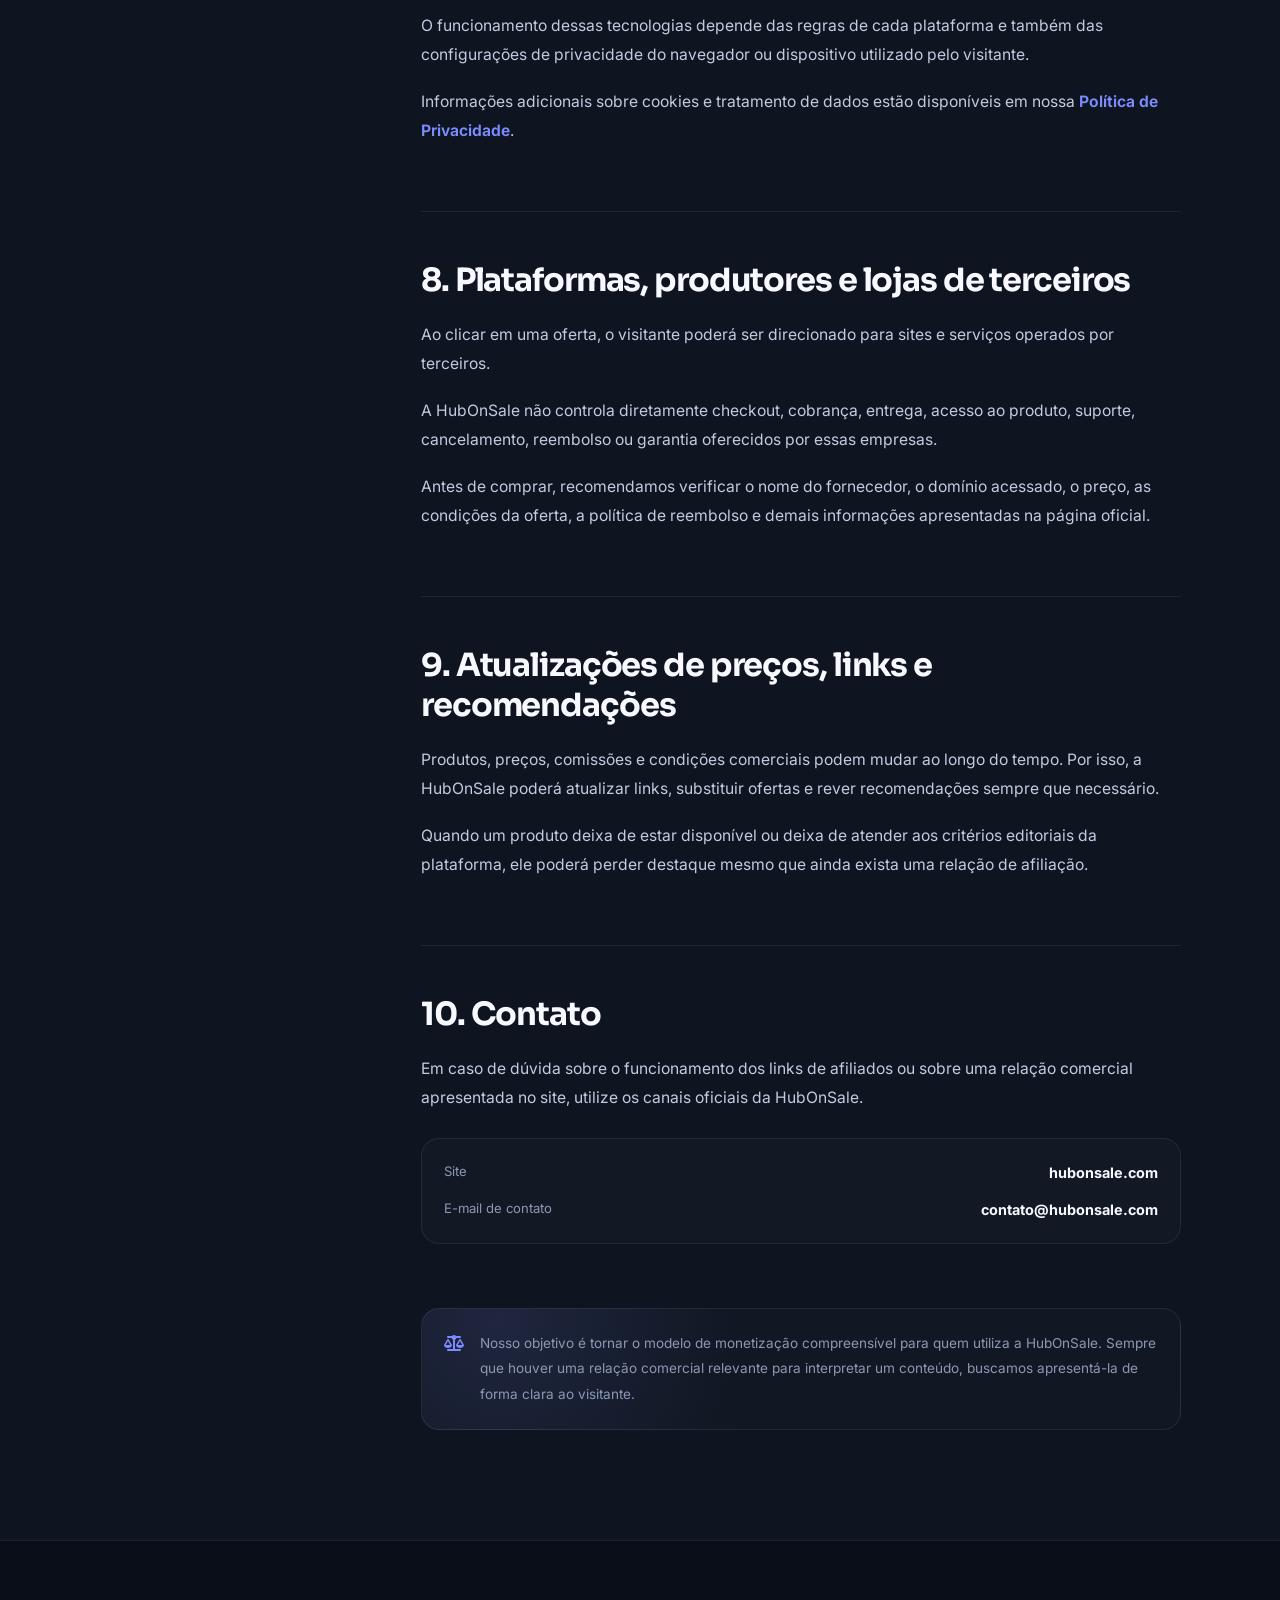
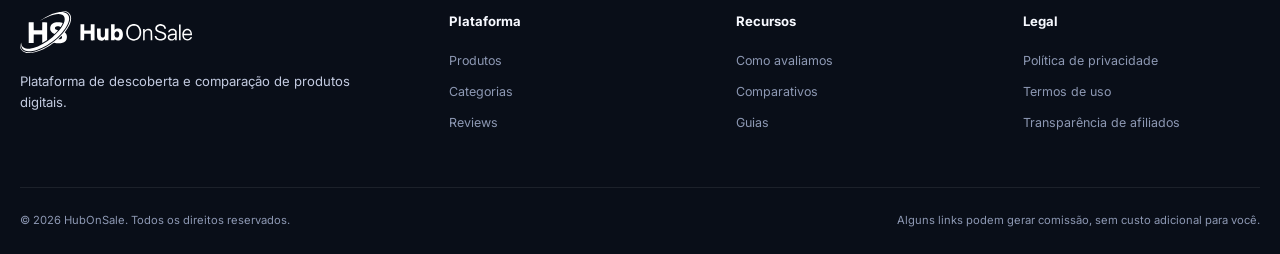
<file: transparencia-afiliados.html>
<!DOCTYPE html>
<html lang="pt-BR">
<head>
  <meta charset="UTF-8">
  <meta name="viewport" content="width=device-width, initial-scale=1.0">
  <meta name="description" content="Transparência de Afiliados da HubOnSale: entenda como funcionam nossos links de afiliados, comissões e critérios editoriais.">
  <meta name="theme-color" content="#0b0f19">
  <title>Transparência de Afiliados | HubOnSale</title>
  <link rel="canonical" href="https://hubonsale.com/transparencia-afiliados.html">
  <link rel="preconnect" href="https://fonts.googleapis.com">
  <link rel="preconnect" href="https://fonts.gstatic.com" crossorigin>
  <link rel="stylesheet" href="https://cdnjs.cloudflare.com/ajax/libs/font-awesome/6.5.2/css/all.min.css">
  <link href="https://fonts.googleapis.com/css2?family=Inter:wght@400;500;600;700;800&family=Sora:wght@600;700&display=swap" rel="stylesheet">
  <link rel="icon" href="/favicon.svg" type="image/svg+xml">
  <link rel="icon" href="/favicon.ico" sizes="any">
  <link rel="apple-touch-icon" href="/apple-touch-icon.png">
  <link rel="manifest" href="/site.webmanifest">
  <link rel="stylesheet" href="css/style.css">
  <link rel="stylesheet" href="css/pages/legal.css">
</head>
<body>
  <a class="skip-link" href="#conteudo">Ir para o conteúdo</a>

  <div class="site-glow site-glow--one" aria-hidden="true"></div>
  <div class="site-glow site-glow--two" aria-hidden="true"></div>

  <header class="site-header">
    <div class="nav-shell">
      <a class="brand" href="index.html" aria-label="HubOnSale">
        <img src="img/brand/hubonsale-logo-white.svg" alt="HubOnSale">
      </a>

      <nav class="main-nav" aria-label="Navegação principal">
        <a href="index.html#produtos">Produtos</a>
        <a href="index.html#categorias">Categorias</a>
        <a href="index.html#reviews">Reviews</a>
        <a href="index.html#metodologia">Como avaliamos</a>
      </nav>

      <div class="nav-actions">
        <a class="btn btn-primary btn-small" href="index.html#produtos">Ver recomendações</a>

        <button class="menu-toggle" type="button" aria-label="Abrir menu" aria-controls="mobileMenu" aria-expanded="false">
          <span></span><span></span><span></span>
        </button>
      </div>
    </div>
  </header>

  <div class="mobile-menu" id="mobileMenu" hidden>
    <button class="mobile-menu__backdrop" type="button" aria-label="Fechar menu"></button>

    <aside class="mobile-menu__panel" aria-label="Menu móvel">
      <div class="mobile-menu__header">
        <a class="brand" href="index.html" aria-label="HubOnSale">
          <img src="img/brand/hubonsale-logo-white.svg" alt="HubOnSale">
        </a>

        <button class="mobile-menu__close" type="button" aria-label="Fechar menu">
          <i class="fa-solid fa-xmark" aria-hidden="true"></i>
        </button>
      </div>

      <nav class="mobile-menu__nav" aria-label="Navegação móvel">
        <a href="index.html#produtos">Produtos</a>
        <a href="index.html#categorias">Categorias</a>
        <a href="index.html#reviews">Reviews</a>
        <a href="index.html#metodologia">Como avaliamos</a>
      </nav>

      <a class="btn btn-primary mobile-menu__cta" href="index.html#produtos">Ver recomendações</a>
    </aside>
  </div>

  <main id="conteudo">
    <section class="legal-hero section">
      <div class="container legal-hero__inner">
        <div class="breadcrumb" aria-label="Trilha de navegação">
          <a href="index.html">Home</a>
          <span aria-hidden="true">/</span>
          <span aria-current="page">Transparência de Afiliados</span>
        </div>

        <span class="eyebrow">Legal · Transparência</span>
        <h1>Transparência de Afiliados</h1>

        <p class="legal-intro">
          A HubOnSale utiliza links de afiliados em parte de seus conteúdos.
          Nesta página explicamos como esse modelo funciona, como podemos receber
          comissões e de que forma buscamos preservar a independência das nossas
          recomendações.
        </p>

        <p class="legal-updated">
          Última atualização: <time datetime="2026-08-19">19 de agosto de 2026</time>
        </p>
      </div>
    </section>

    <section class="legal-content-section">
      <div class="container legal-layout">

        <aside class="legal-index" aria-label="Nesta página">
          <strong>Nesta página</strong>
          <nav>
            <a href="#o-que-sao">1. O que são links de afiliados</a>
            <a href="#como-ganhamos">2. Como a HubOnSale pode ganhar comissão</a>
            <a href="#preco">3. O preço muda para o comprador?</a>
            <a href="#criterios">4. Como escolhemos recomendações</a>
            <a href="#independencia">5. Independência editorial</a>
            <a href="#conteudo-patrocinado">6. Conteúdo patrocinado</a>
            <a href="#rastreamento">7. Rastreamento e cookies</a>
            <a href="#terceiros">8. Plataformas e lojas de terceiros</a>
            <a href="#atualizacoes">9. Atualizações de ofertas</a>
            <a href="#contato">10. Contato</a>
          </nav>
        </aside>

        <article class="legal-copy">

          <section id="o-que-sao">
            <h2>1. O que são links de afiliados</h2>

            <p>
              Alguns links disponíveis em reviews, comparações, recomendações e
              outras áreas da HubOnSale podem conter identificadores de afiliado.
            </p>

            <p>
              Esses links permitem que a plataforma, loja, produtor ou fornecedor
              responsável pela oferta reconheça que o visitante chegou até ela por
              meio da HubOnSale.
            </p>

            <p>
              A existência de um link de afiliado será tratada de forma transparente
              e não significa que a HubOnSale seja responsável pela venda, cobrança
              ou entrega do produto.
            </p>
          </section>

          <section id="como-ganhamos">
            <h2>2. Como a HubOnSale pode ganhar comissão</h2>

            <p>
              Quando um visitante acessa uma oferta por meio de um link de afiliado
              e realiza uma compra elegível, a HubOnSale poderá receber uma comissão
              pela indicação.
            </p>

            <p>
              O valor e as regras dessa comissão são definidos pelo respectivo
              programa de afiliados, produtor, loja ou plataforma responsável pela
              oferta e podem variar de um produto para outro.
            </p>

            <p>
              A comissão é uma das formas de financiar a operação da HubOnSale,
              incluindo pesquisa, produção de conteúdo, manutenção técnica,
              atualização das páginas e desenvolvimento da plataforma.
            </p>
          </section>

          <section id="preco">
            <h2>3. O preço muda para o comprador?</h2>

            <p>
              Em condições normais de programas de afiliados, a utilização de um
              link de afiliado não adiciona uma cobrança extra ao comprador.
            </p>

            <p>
              O preço, descontos, parcelamento, bônus, garantia e demais condições
              comerciais são definidos pelo fornecedor da oferta e devem ser
              confirmados na página de venda ou no checkout antes da conclusão da
              compra.
            </p>
          </section>

          <section id="criterios">
            <h2>4. Como escolhemos nossas recomendações</h2>

            <p>
              A HubOnSale busca avaliar produtos e serviços considerando fatores
              relevantes para a decisão de compra, como qualidade, proposta,
              reputação, confiabilidade, experiência de uso, suporte, preço e
              custo-benefício.
            </p>

            <p>
              O potencial de conversão ou a existência de uma comissão de afiliado
              pode influenciar quais oportunidades comerciais são analisadas, mas
              não deve ser o único motivo para recomendar um produto ao público.
            </p>

            <p>
              Sempre que possível, apresentamos alternativas para diferentes perfis
              de usuário em vez de tratar uma única opção como ideal para todos.
            </p>
          </section>

          <section id="independencia">
            <h2>5. Independência editorial</h2>

            <p>
              Pontuações, comparações, prós e contras, rankings e vereditos publicados
              na HubOnSale representam avaliações editoriais da própria plataforma,
              com base nas informações disponíveis no momento da análise.
            </p>

            <p>
              A participação em um programa de afiliados não garante avaliação
              positiva, posição de destaque ou recomendação permanente.
            </p>

            <p>
              Uma recomendação poderá ser revisada, rebaixada ou removida caso o
              produto perca qualidade, confiança, disponibilidade, competitividade
              ou deixe de fazer sentido para o público da HubOnSale.
            </p>
          </section>

          <section id="conteudo-patrocinado">
            <h2>6. Conteúdo patrocinado e publicidade</h2>

            <p>
              Conteúdo produzido mediante pagamento direto de uma empresa, produtor
              ou anunciante deve ser identificado de forma clara quando essa situação
              existir.
            </p>

            <p>
              Links de afiliados e conteúdo patrocinado são modelos diferentes.
              A presença de um link de afiliado significa que uma comissão poderá
              ser gerada por uma compra; já um conteúdo patrocinado envolve uma
              relação comercial específica para sua produção ou divulgação.
            </p>

            <p>
              A HubOnSale busca evitar que publicidade seja apresentada ao visitante
              como se fosse uma recomendação editorial independente.
            </p>
          </section>

          <section id="rastreamento">
            <h2>7. Rastreamento, cookies e atribuição</h2>

            <p>
              Plataformas de afiliados podem utilizar cookies, identificadores,
              parâmetros de URL ou tecnologias semelhantes para reconhecer a origem
              de uma indicação e atribuir corretamente uma eventual comissão.
            </p>

            <p>
              O funcionamento dessas tecnologias depende das regras de cada plataforma
              e também das configurações de privacidade do navegador ou dispositivo
              utilizado pelo visitante.
            </p>

            <p>
              Informações adicionais sobre cookies e tratamento de dados estão
              disponíveis em nossa
              <a href="politica-de-privacidade.html">Política de Privacidade</a>.
            </p>
          </section>

          <section id="terceiros">
            <h2>8. Plataformas, produtores e lojas de terceiros</h2>

            <p>
              Ao clicar em uma oferta, o visitante poderá ser direcionado para sites
              e serviços operados por terceiros.
            </p>

            <p>
              A HubOnSale não controla diretamente checkout, cobrança, entrega,
              acesso ao produto, suporte, cancelamento, reembolso ou garantia
              oferecidos por essas empresas.
            </p>

            <p>
              Antes de comprar, recomendamos verificar o nome do fornecedor, o
              domínio acessado, o preço, as condições da oferta, a política de
              reembolso e demais informações apresentadas na página oficial.
            </p>
          </section>

          <section id="atualizacoes">
            <h2>9. Atualizações de preços, links e recomendações</h2>

            <p>
              Produtos, preços, comissões e condições comerciais podem mudar ao
              longo do tempo. Por isso, a HubOnSale poderá atualizar links,
              substituir ofertas e rever recomendações sempre que necessário.
            </p>

            <p>
              Quando um produto deixa de estar disponível ou deixa de atender aos
              critérios editoriais da plataforma, ele poderá perder destaque mesmo
              que ainda exista uma relação de afiliação.
            </p>
          </section>

          <section id="contato">
            <h2>10. Contato</h2>

            <p>
              Em caso de dúvida sobre o funcionamento dos links de afiliados ou sobre
              uma relação comercial apresentada no site, utilize os canais oficiais
              da HubOnSale.
            </p>

            <div class="legal-contact-card">
              <div>
                <span>Site</span>
                <strong>hubonsale.com</strong>
              </div>

              <div>
                <span>E-mail de contato</span>
                <!-- TODO: substituir pelo e-mail efetivamente configurado antes da publicação -->
                <strong>contato@hubonsale.com</strong>
              </div>
            </div>
          </section>

          <div class="legal-note">
            <i class="fa-solid fa-scale-balanced" aria-hidden="true"></i>
            <p>
              Nosso objetivo é tornar o modelo de monetização compreensível para
              quem utiliza a HubOnSale. Sempre que houver uma relação comercial
              relevante para interpretar um conteúdo, buscamos apresentá-la de forma
              clara ao visitante.
            </p>
          </div>

        </article>
      </div>
    </section>
  </main>

  <footer class="site-footer">
    <div class="container footer-grid">
      <div>
        <a class="brand footer-brand" href="index.html" aria-label="HubOnSale">
          <img src="img/brand/hubonsale-logo-white.svg" alt="HubOnSale">
        </a>
        <p>Plataforma de descoberta e comparação de produtos digitais.</p>
      </div>

      <div>
        <strong>Plataforma</strong>
        <a href="index.html#produtos">Produtos</a>
        <a href="index.html#categorias">Categorias</a>
        <a href="index.html#reviews">Reviews</a>
      </div>

      <div>
        <strong>Recursos</strong>
        <a href="index.html#metodologia">Como avaliamos</a>
        <a href="index.html#reviews">Comparativos</a>
        <a href="index.html#reviews">Guias</a>
      </div>

      <div>
        <strong>Legal</strong>
        <a href="politica-de-privacidade.html">Política de privacidade</a>
        <a href="termos-de-uso.html">Termos de uso</a>
        <a href="transparencia-afiliados.html" aria-current="page">Transparência de afiliados</a>
      </div>
    </div>

    <div class="container footer-bottom">
      <p>© 2026 HubOnSale. Todos os direitos reservados.</p>
      <p>Alguns links podem gerar comissão, sem custo adicional para você.</p>
    </div>
  </footer>

  <script type="module" src="js/main.js"></script>
</body>
</html>
</file>
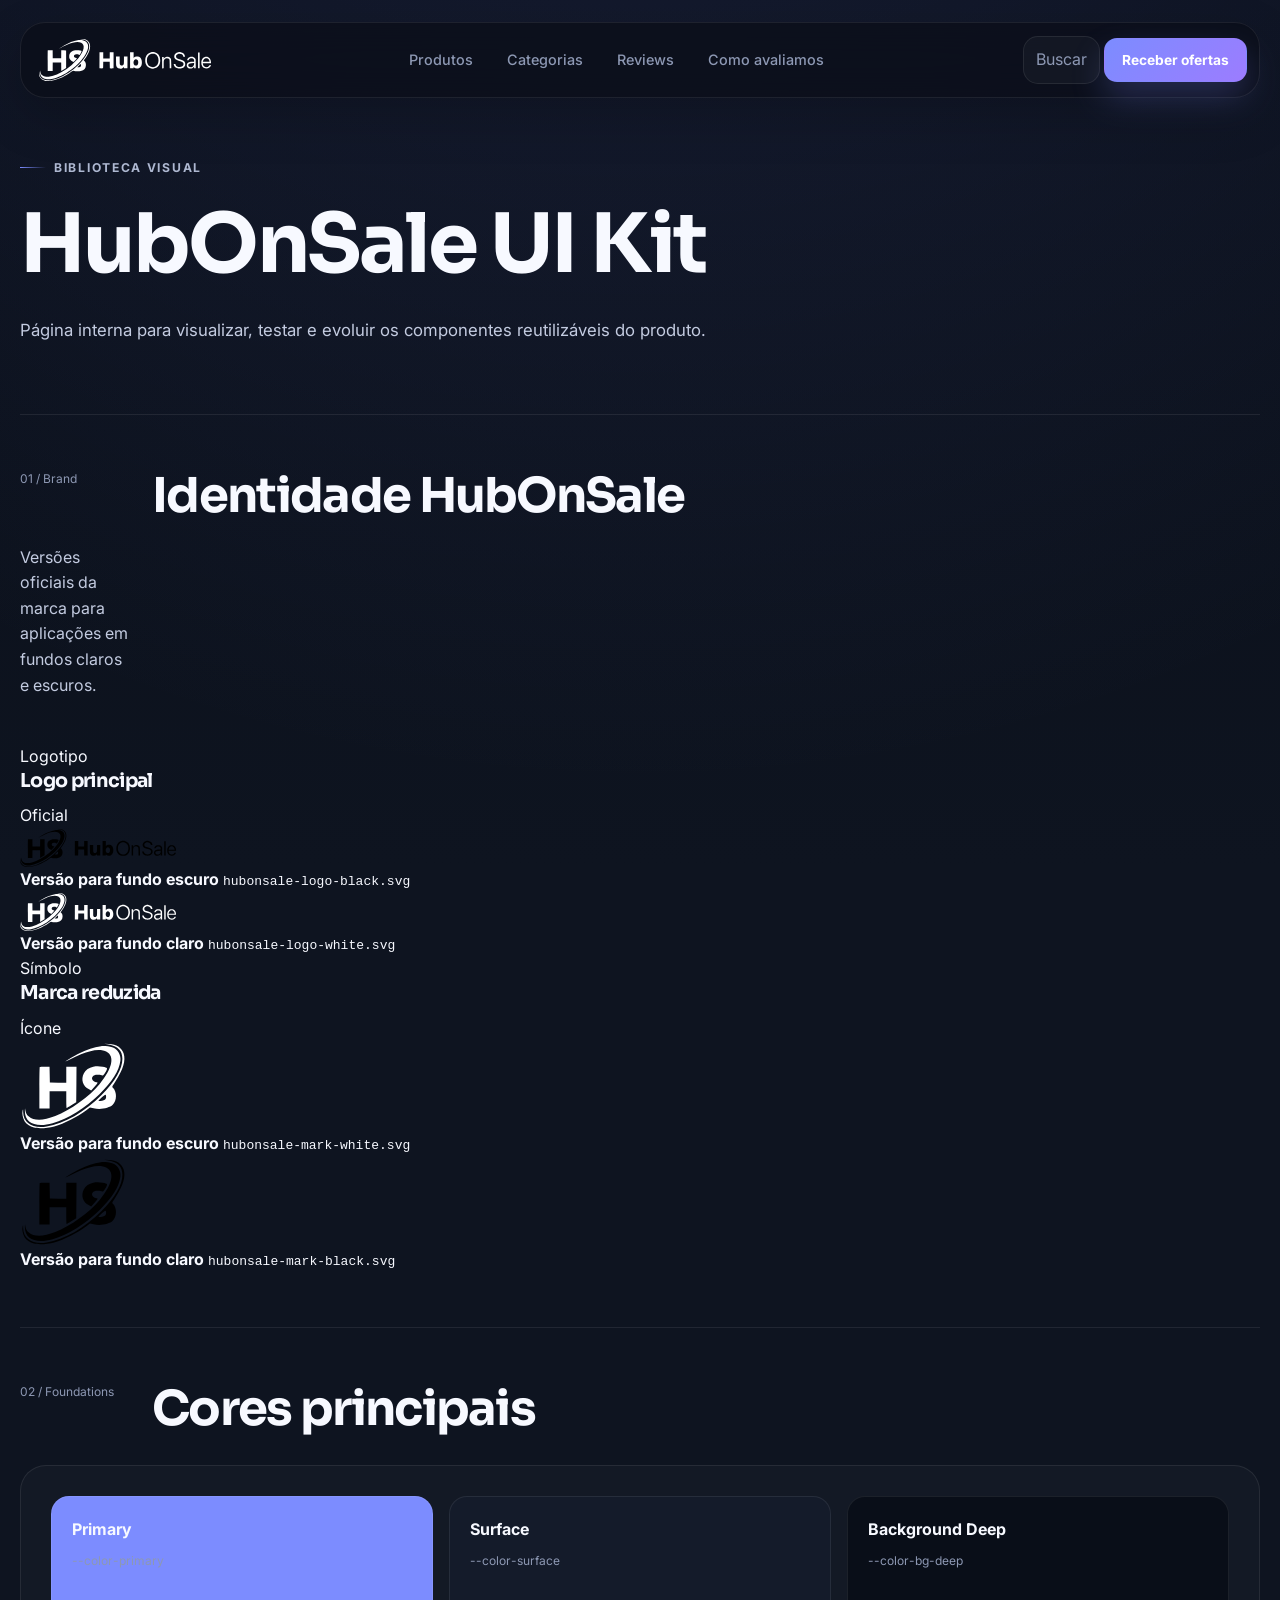
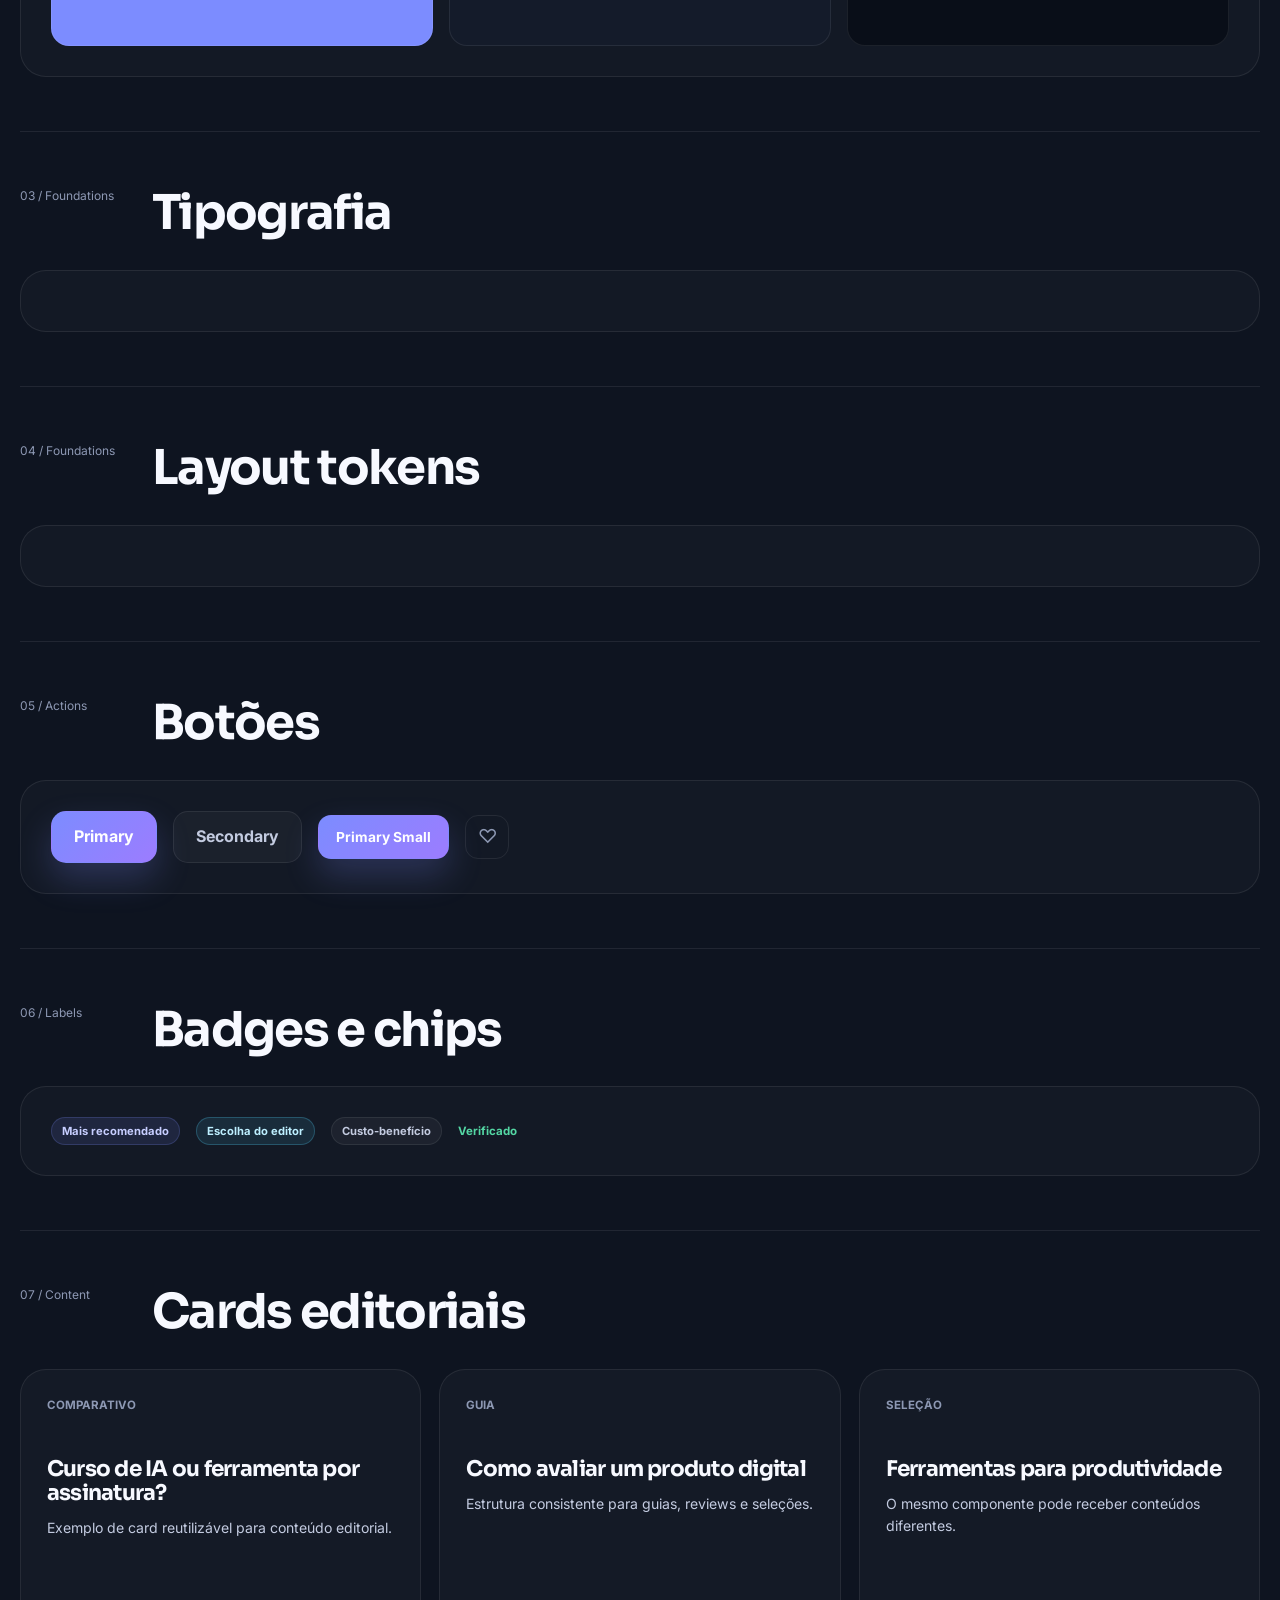
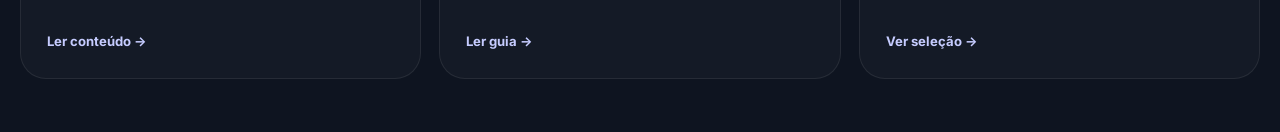
<file: ui-kit.html>
<!DOCTYPE html>
<html lang="pt-BR">
<head>
  <meta charset="UTF-8">
  <meta name="viewport" content="width=device-width, initial-scale=1.0">
  <meta name="robots" content="noindex">
  <title>HubOnSale UI Kit</title>

  <link rel="preconnect" href="https://fonts.googleapis.com">
  <link rel="preconnect" href="https://fonts.gstatic.com" crossorigin>
  <link href="https://fonts.googleapis.com/css2?family=Inter:wght@400;500;600;700;800&family=Sora:wght@600;700&display=swap" rel="stylesheet">
  <link rel="icon" href="/favicon.svg" type="image/svg+xml">
  <link rel="icon" href="/favicon.ico" sizes="any">
  <link rel="apple-touch-icon" href="/apple-touch-icon.png">
  <link rel="manifest" href="/site.webmanifest">

  <link rel="stylesheet" href="css/style.css">
  <link rel="stylesheet" href="css/pages/ui-kit.css">
</head>

<body>
  <header class="site-header">
    <div class="nav-shell">
      <a class="brand" href="index.html" aria-label="HubOnSale — página inicial">
        <img
          src="img/brand/hubonsale-logo-white.svg" alt="HubOnSale">
      </a>

      <nav class="main-nav">
        <a href="#produtos">Produtos</a>
        <a href="#categorias">Categorias</a>
        <a href="#reviews">Reviews</a>
        <a href="#metodologia">Como avaliamos</a>
      </nav>

      <div class="nav-actions">
        <button class="search-trigger">Buscar</button>
        <a class="btn btn-primary btn-small" href="#newsletter">
          Receber ofertas
        </a>
      </div>
    </div>
  </header>

  <main class="ui-kit-main">
  <div class="container">

    <header class="ui-kit-header">
      <span class="eyebrow">Biblioteca visual</span>
      <h1>HubOnSale UI Kit</h1>
      <p>
        Página interna para visualizar, testar e evoluir os componentes
        reutilizáveis do produto.
      </p>
    </header>

    <!-- 01 — BRAND -->
<section class="ui-kit-section" id="brand">
  <div class="ui-kit-section__title">
    <span>01 / Brand</span>
    <h2>Identidade HubOnSale</h2>
    <p>
      Versões oficiais da marca para aplicações em fundos claros e escuros.
    </p>
  </div>

  <div class="brand-grid">
    <article class="brand-card">
      <div class="brand-card__header">
        <div>
          <span class="brand-card__eyebrow">Logotipo</span>
          <h3>Logo principal</h3>
        </div>

        <span class="brand-card__status">Oficial</span>
      </div>

      <div class="brand-preview brand-preview--black">
        <img
          src="img/brand/hubonsale-logo-black.svg"
          alt="Logo branco do HubOnSale para fundos escuros"
        >

        <div class="brand-preview__meta">
          <strong>Versão para fundo escuro</strong>
          <code>hubonsale-logo-black.svg</code>
        </div>
      </div>

      <div class="brand-preview brand-preview--white">
        <img
          src="img/brand/hubonsale-logo-white.svg"
          alt="Logo preto do HubOnSale para fundos claros"
        >

        <div class="brand-preview__meta">
          <strong>Versão para fundo claro</strong>
          <code>hubonsale-logo-white.svg</code>
        </div>
      </div>
    </article>

    <article class="brand-card">
      <div class="brand-card__header">
        <div>
          <span class="brand-card__eyebrow">Símbolo</span>
          <h3>Marca reduzida</h3>
        </div>

        <span class="brand-card__status">Ícone</span>
      </div>

      <div class="brand-preview brand-preview--black brand-preview--mark">
        <img
          src="img/brand/hubonsale-mark-white.svg"
          alt="Símbolo branco do HubOnSale para fundos escuros"
        >

        <div class="brand-preview__meta">
          <strong>Versão para fundo escuro</strong>
          <code>hubonsale-mark-white.svg</code>
        </div>
      </div>

      <div class="brand-preview brand-preview--light brand-preview--mark">
        <img
          src="img/brand/hubonsale-mark-black.svg"
          alt="Símbolo preto do HubOnSale para fundos claros"
        >

        <div class="brand-preview__meta">
          <strong>Versão para fundo claro</strong>
          <code>hubonsale-mark-black.svg</code>
        </div>
      </div>
    </article>
  </div>
</section>

    <!-- 02 — CORES -->
    <section class="ui-kit-section" id="cores">
      <div class="ui-kit-section__title">
        <span>02 / Foundations</span>
        <h2>Cores principais</h2>
      </div>

      <div class="ui-kit-preview ui-kit-preview--grid">
        <div class="ui-kit-swatch swatch-primary">
          <strong>Primary</strong>
          <span>--color-primary</span>
        </div>

        <div class="ui-kit-swatch swatch-surface">
          <strong>Surface</strong>
          <span>--color-surface</span>
        </div>

        <div class="ui-kit-swatch swatch-deep">
          <strong>Background Deep</strong>
          <span>--color-bg-deep</span>
        </div>
      </div>
    </section>

    <!-- 03 — TIPOGRAFIA -->
    <section class="ui-kit-section" id="tipografia">
      <div class="ui-kit-section__title">
        <span>03 / Foundations</span>
        <h2>Tipografia</h2>
      </div>

      <div class="ui-kit-preview">
        <!-- Escala tipográfica -->
      </div>
    </section>

    <!-- 04 — LAYOUT TOKENS -->
    <section class="ui-kit-section" id="layout-tokens">
      <div class="ui-kit-section__title">
        <span>04 / Foundations</span>
        <h2>Layout tokens</h2>
      </div>

      <div class="ui-kit-preview">
        <!-- Espaçamentos, raios, sombras e glass -->
      </div>
    </section>

    <!-- 05 — BOTÕES -->
    <section class="ui-kit-section" id="botoes">
      <div class="ui-kit-section__title">
        <span>05 / Actions</span>
        <h2>Botões</h2>
      </div>

      <div class="ui-kit-preview">
        <a class="btn btn-primary" href="#">Primary</a>
        <a class="btn btn-secondary" href="#">Secondary</a>
        <a class="btn btn-primary btn-small" href="#">Primary Small</a>

        <button
          class="favorite-btn"
          type="button"
          aria-label="Adicionar aos favoritos"
        >
          ♡
        </button>
      </div>
    </section>

    <!-- 06 — BADGES -->
    <section class="ui-kit-section" id="badges">
      <div class="ui-kit-section__title">
        <span>06 / Labels</span>
        <h2>Badges e chips</h2>
      </div>

      <div class="ui-kit-preview">
        <span class="chip">Mais recomendado</span>
        <span class="chip chip-accent">Escolha do editor</span>
        <span class="chip chip-muted">Custo-benefício</span>
        <span class="verified">Verificado</span>
      </div>
    </section>

    <!-- 07 — CARDS -->
    <section class="ui-kit-section" id="cards">
      <div class="ui-kit-section__title">
        <span>07 / Content</span>
        <h2>Cards editoriais</h2>
      </div>

      <div class="review-grid">
        <article class="review-card">
          <span class="review-card__tag">Comparativo</span>
          <h3>Curso de IA ou ferramenta por assinatura?</h3>
          <p>Exemplo de card reutilizável para conteúdo editorial.</p>
          <a href="#">Ler conteúdo <span>→</span></a>
        </article>

        <article class="review-card">
          <span class="review-card__tag">Guia</span>
          <h3>Como avaliar um produto digital</h3>
          <p>Estrutura consistente para guias, reviews e seleções.</p>
          <a href="#">Ler guia <span>→</span></a>
        </article>

        <article class="review-card">
          <span class="review-card__tag">Seleção</span>
          <h3>Ferramentas para produtividade</h3>
          <p>O mesmo componente pode receber conteúdos diferentes.</p>
          <a href="#">Ver seleção <span>→</span></a>
        </article>
      </div>
    </section>

  </div>
</main>

  <script type="module" src="js/main.js"></script>
</body>
</html>
</file>
<file: css/style.css>
/* HubOnSale — ponto único de entrada dos estilos */

@import url("./base/variables.css");
@import url("./base/reset.css");

@import url("./components/navbar.css");
@import url("./components/buttons.css");
@import url("./components/search-modal.css");

@import url("./sections/hero.css");
@import url("./sections/products.css");
@import url("./sections/categories.css");
@import url("./sections/method.css");
@import url("./sections/reviews.css");
@import url("./sections/newsletter.css");
@import url("./sections/footer.css");

@import url("./base/responsive.css");
</file>
<file: css/pages/cursos-gratuitos.css>
/* =========================================================
   HUBONSALE — CURSOS GRATUITOS
========================================================= */

.courses-hero {
  padding-top: clamp(86px, 10vw, 136px);
  overflow: hidden;
}

.courses-hero__grid {
  display: grid;
  grid-template-columns: minmax(0, 1.15fr) minmax(340px, .72fr);
  gap: clamp(42px, 7vw, 92px);
  align-items: center;
}

.courses-hero__copy h1 {
  max-width: 760px;
  margin: 14px 0 22px;
  font-family: "Sora", sans-serif;
  font-size: clamp(2.65rem, 4.5vw, 4.6rem);
  line-height: 1.02;
  letter-spacing: -0.055em;
}

.courses-hero__copy h1 span {
  display: block;
  color: var(--primary);
}

.courses-hero__copy > p {
  max-width: 650px;
  margin: 0;
  color: var(--text-soft);
  font-size: 1.05rem;
  line-height: 1.8;
}

.courses-hero__actions {
  display: flex;
  flex-wrap: wrap;
  gap: 12px;
  margin-top: 30px;
}

.courses-hero__meta {
  display: flex;
  flex-wrap: wrap;
  gap: 18px 26px;
  margin-top: 28px;
  color: var(--muted);
  font-size: .82rem;
}

.courses-hero__meta span {
  display: inline-flex;
  align-items: center;
  gap: 8px;
}

.courses-hero__panel {
  position: relative;
  overflow: hidden;
  padding: 38px;
  border: 1px solid var(--line);
  border-radius: var(--radius-lg);
  background:
    radial-gradient(circle at 80% 10%, rgba(156, 124, 255, .18), transparent 35%),
    linear-gradient(145deg, rgba(255,255,255,.045), rgba(255,255,255,.012)),
    var(--surface-soft);
  box-shadow: var(--shadow);
}

.courses-hero__number {
  margin-top: 26px;
  color: var(--text);
  font-family: "Sora", sans-serif;
  font-size: clamp(5rem, 9vw, 8rem);
  font-weight: 700;
  line-height: .8;
  letter-spacing: -.08em;
}

.courses-hero__panel h2 {
  max-width: 350px;
  margin: 16px 0 22px;
  font-family: "Sora", sans-serif;
  font-size: clamp(1.5rem, 2.7vw, 2.25rem);
  line-height: 1.15;
  letter-spacing: -.04em;
}

.courses-hero__tags {
  display: flex;
  flex-wrap: wrap;
  gap: 8px;
}

.courses-hero__tags span {
  padding: 8px 11px;
  border: 1px solid var(--line);
  border-radius: 999px;
  color: var(--text-soft);
  background: rgba(255,255,255,.025);
  font-size: .75rem;
  font-weight: 600;
}

.courses-hero__panel p {
  margin: 24px 0 0;
  color: var(--muted);
  font-size: .88rem;
  line-height: 1.65;
}

/* TRUST */

.courses-trust {
  border-top: 1px solid var(--line);
  border-bottom: 1px solid var(--line);
  background: rgba(255,255,255,.012);
}

.courses-trust__grid {
  display: grid;
  grid-template-columns: repeat(3, 1fr);
}

.courses-trust__grid > div {
  display: flex;
  align-items: center;
  gap: 16px;
  min-height: 98px;
  padding: 22px 28px;
  border-right: 1px solid var(--line);
}

.courses-trust__grid > div:last-child {
  border-right: 0;
}

.courses-trust i {
  color: var(--primary);
  font-size: 1.15rem;
}

.courses-trust span {
  display: grid;
  gap: 3px;
  color: var(--muted);
  font-size: .8rem;
}

.courses-trust strong {
  color: var(--text);
  font-size: .9rem;
}

/* HEADING */

.courses-section-heading {
  max-width: 760px;
  margin-bottom: 46px;
}

.courses-section-heading h2 {
  margin: 12px 0 16px;
  font-family: "Sora", sans-serif;
  font-size: clamp(1.85rem, 3vw, 2.8rem);
  line-height: 1.12;
  letter-spacing: -0.04em;
}

.courses-section-heading p {
  max-width: 680px;
  margin: 0;
  color: var(--text-soft);
  line-height: 1.75;
}

/* LIST */

.course-card__visual {
  position: relative;
  width: 180px;
  aspect-ratio: 16 / 9;
  overflow: hidden;
  border: 1px solid var(--line);
  border-radius: 20px;
  background: var(--surface-elevated);
}

.course-card__visual img {
  width: 100%;
  height: 100%;
  object-fit: cover;
  object-position: center;
  transition: transform 450ms ease;
}

.course-card:hover .course-card__visual img {
  transform: scale(1.04);
}

.courses-list-section {
  background:
    radial-gradient(circle at 50% 0%, rgba(124, 140, 255, .06), transparent 28%),
    var(--bg);
}

.courses-list {
  display: grid;
  gap: 18px;
}

.course-card {
  position: relative;
  display: grid;
  grid-template-columns: 62px 180px minmax(0, 1fr);
  gap: 26px;
  align-items: start;
  padding: 30px;
  border: 1px solid var(--line);
  border-radius: var(--radius-lg);
  background:
    linear-gradient(145deg, rgba(255,255,255,.035), rgba(255,255,255,.012)),
    var(--surface-soft);
  transition: transform var(--transition), border-color var(--transition), box-shadow var(--transition);
}

.course-card:hover {
  transform: translateY(-3px);
  border-color: var(--line-strong);
  box-shadow: 0 22px 55px rgba(0,0,0,.2);
}

.course-card--featured {
  border-color: rgba(156, 124, 255, .32);
  background:
    radial-gradient(circle at 92% 12%, rgba(156,124,255,.08), transparent 28%),
    linear-gradient(145deg, rgba(255,255,255,.04), rgba(255,255,255,.014)),
    var(--surface-soft);
}

.course-card__rank {
  padding-top: 8px;
  color: var(--muted);
  font-family: "Sora", sans-serif;
  font-size: .82rem;
  font-weight: 700;
  letter-spacing: .08em;
}

.course-card__content {
  min-width: 0;
}

.course-card__meta {
  display: flex;
  flex-wrap: wrap;
  align-items: center;
  gap: 10px 16px;
  margin-bottom: 12px;
  color: var(--muted);
  font-size: .76rem;
  font-weight: 600;
  text-transform: uppercase;
  letter-spacing: .045em;
}

.course-card h3 {
  margin: 0 0 12px;
  font-family: "Sora", sans-serif;
  font-size: clamp(1.45rem, 2.5vw, 2rem);
  letter-spacing: -.035em;
}

.course-card__content > p {
  max-width: 760px;
  margin: 0;
  color: var(--text-soft);
  line-height: 1.75;
}

.course-card__facts {
  display: flex;
  flex-wrap: wrap;
  gap: 10px;
  margin: 22px 0;
}

.course-card__facts span {
  display: inline-flex;
  align-items: center;
  gap: 8px;
  padding: 9px 12px;
  border: 1px solid var(--line);
  border-radius: 999px;
  color: var(--text-soft);
  background: rgba(255,255,255,.018);
  font-size: .78rem;
}

.course-card__facts i {
  color: var(--primary);
}

.course-card__verdict {
  display: grid;
  gap: 4px;
  max-width: 760px;
  margin-bottom: 22px;
  padding: 16px 18px;
  border-left: 2px solid rgba(156,124,255,.62);
  background: rgba(156,124,255,.045);
}

.course-card__verdict strong {
  color: var(--text);
  font-size: .78rem;
  text-transform: uppercase;
  letter-spacing: .05em;
}

.course-card__verdict span {
  color: var(--text-soft);
  font-size: .88rem;
  line-height: 1.55;
}

.course-card__notice {
  display: flex;
  gap: 12px;
  max-width: 760px;
  margin: -6px 0 20px;
  padding: 14px 16px;
  border: 1px solid rgba(85,214,255,.14);
  border-radius: 14px;
  background: rgba(85,214,255,.035);
}

.course-card__notice i {
  margin-top: 3px;
  color: #75d9ff;
}

.course-card__notice p {
  margin: 0;
  color: var(--muted);
  font-size: .8rem;
  line-height: 1.55;
}

.course-card .btn {
  width: fit-content;
  gap: 10px;
}

/* COMPARAÇÃO */

.courses-comparison-section {
  background:
    radial-gradient(circle at 80% 20%, rgba(85,214,255,.045), transparent 32%),
    rgba(255,255,255,.012);
}

.courses-comparison-section .courses-section-heading h2 {
  font-size: clamp(1.75rem, 2.8vw, 2.6rem);
  letter-spacing: -0.035em;
}

.courses-comparison-grid {
  display: grid;
  grid-template-columns: repeat(5, minmax(0, 1fr));
  gap: 14px;
}

.courses-comparison-grid article {
  padding: 24px;
  border: 1px solid var(--line);
  border-radius: var(--radius-md);
  background: var(--surface-soft);
}

.courses-comparison-grid span {
  color: var(--primary);
  font-size: .72rem;
  font-weight: 700;
  letter-spacing: .06em;
  text-transform: uppercase;
}

.courses-comparison-grid h3 {
  margin: 12px 0 10px;
  font-family: "Sora", sans-serif;
  font-size: 1.08rem;
}

.courses-comparison-grid p {
  margin: 0;
  color: var(--muted);
  font-size: .82rem;
  line-height: 1.6;
}

/* METODOLOGIA */

.courses-method-section {
  background:
    radial-gradient(circle at 15% 50%, rgba(156,124,255,.065), transparent 38%),
    linear-gradient(180deg, rgba(255,255,255,.012), rgba(255,255,255,.022));
}

.courses-method-grid {
  display: grid;
  grid-template-columns: minmax(0, .85fr) minmax(0, 1.15fr);
  gap: 72px;
  align-items: start;
}

.courses-method-grid > div:first-child h2 {
  margin: 12px 0 18px;
  font-family: "Sora", sans-serif;
  font-size: clamp(2.1rem, 4vw, 3.7rem);
  line-height: 1.08;
  letter-spacing: -.05em;
}

.courses-method-grid > div:first-child p {
  max-width: 560px;
  margin: 0;
  color: var(--text-soft);
  line-height: 1.75;
}

.courses-method-list {
  display: grid;
}

.courses-method-list article {
  display: grid;
  grid-template-columns: 54px 1fr;
  gap: 20px;
  padding: 22px 0;
  border-bottom: 1px solid var(--line);
}

.courses-method-list article:first-child {
  padding-top: 0;
}

.courses-method-list > article > span {
  color: var(--primary);
  font-family: "Sora", sans-serif;
  font-size: .78rem;
  font-weight: 700;
}

.courses-method-list h3 {
  margin: 0 0 7px;
  font-family: "Sora", sans-serif;
  font-size: 1.1rem;
}

.courses-method-list p {
  margin: 0;
  color: var(--muted);
  font-size: .88rem;
  line-height: 1.6;
}

/* CTA */

.courses-final-cta {
  padding-top: 56px;
}

.courses-final-cta__box {
  display: flex;
  align-items: center;
  justify-content: space-between;
  gap: 48px;
  padding: 48px;
  border: 1px solid var(--line);
  border-radius: var(--radius-lg);
  background:
    radial-gradient(circle at 90% 20%, rgba(124,140,255,.15), transparent 32%),
    linear-gradient(145deg, rgba(255,255,255,.04), rgba(255,255,255,.015)),
    var(--surface-soft);
}

.courses-final-cta__box > div {
  max-width: 720px;
}

.courses-final-cta h2 {
  margin: 12px 0 14px;
  font-family: "Sora", sans-serif;
  font-size: clamp(2rem, 3.6vw, 3.3rem);
  line-height: 1.1;
  letter-spacing: -.05em;
}

.courses-final-cta p {
  margin: 0;
  color: var(--text-soft);
  line-height: 1.7;
}

/* TABLET */

@media (max-width: 1050px) {
  .courses-hero__grid {
    grid-template-columns: 1fr;
  }

  .courses-hero__panel {
    max-width: 680px;
  }

  .courses-comparison-grid {
    grid-template-columns: repeat(2, minmax(0, 1fr));
  }

  .courses-method-grid {
    grid-template-columns: 1fr;
    gap: 44px;
  }
}

/* MOBILE */

@media (min-width: 900px) {
  .courses-section-heading h2 {
    white-space: nowrap;
  }

  .courses-comparison-section .courses-section-heading h2 {
    white-space: nowrap;
  }
}

@media (max-width: 720px) {
  .courses-hero {
    padding-top: 76px;
  }

  .courses-hero__copy h1 {
    font-size: clamp(2.25rem, 10vw, 3.25rem);
    line-height: 1.05;
  }

  .courses-hero__copy > p {
    max-width: 34ch;
    font-size: .94rem;
    line-height: 1.65;
  }

  .courses-hero__actions {
    display: grid;
  }

  .courses-hero__actions .btn {
    width: 100%;
  }

  .courses-hero__panel {
    padding: 28px 24px;
  }

  .courses-trust__grid {
    grid-template-columns: 1fr;
  }

  .courses-trust__grid > div {
    min-height: auto;
    padding: 18px 4px;
    border-right: 0;
    border-bottom: 1px solid var(--line);
  }

  .courses-trust__grid > div:last-child {
    border-bottom: 0;
  }

  .courses-section-heading {
    margin-bottom: 34px;
  }

  .course-card {
    grid-template-columns: 52px minmax(0, 1fr);
    gap: 18px;
    padding: 24px;
  }

  .course-card__visual {
    grid-column: 1 / -1;
    grid-row: 1;
    width: 100%;
    aspect-ratio: 16 / 9;
  }

  .course-card__rank {
    grid-column: 1;
    grid-row: 2;
  }

  .course-card__content {
    grid-column: 2;
    grid-row: 2;
  }

  .course-card__facts {
    display: grid;
  }

  .course-card__facts span {
    width: fit-content;
  }

  .course-card .btn {
    width: 100%;
  }

  .courses-comparison-grid {
    grid-template-columns: 1fr;
  }

  .courses-final-cta__box {
    display: grid;
    padding: 32px 24px;
  }

  .courses-final-cta__box .btn {
    width: 100%;
  }
}

@media (max-width: 480px) {
  .course-card {
    display: block;
  }

  .course-card__visual {
    width: 100%;
    margin-bottom: 18px;
    aspect-ratio: 16 / 9;
  }

  .course-card__rank {
    margin-bottom: 12px;
  }

  .course-card__content > p {
    font-size: .9rem;
    line-height: 1.65;
  }

  .courses-hero__meta {
    display: grid;
  }
}
</file>
<file: css/pages/ranking.css>
.ranking-hero{padding-top:calc(var(--navbar-height) + 72px)}
.ranking-hero__grid{display:grid;grid-template-columns:minmax(0,1.28fr) minmax(330px,.72fr);gap:72px;align-items:center}
.ranking-hero .breadcrumb{display:flex;flex-wrap:wrap;gap:9px;margin-bottom:30px;color:var(--muted);font-size:.8rem}
.ranking-hero .breadcrumb a:hover,.ranking-hero .breadcrumb a:focus-visible{color:var(--text)}
.ranking-hero h1{max-width:900px;margin:18px 0 24px;font-family:"Sora",sans-serif;font-size:clamp(2.65rem,5vw,5.25rem);line-height:1.03;letter-spacing:-.06em}
.ranking-deck{max-width:760px;margin:0;color:var(--text-soft);font-size:clamp(1.05rem,1.8vw,1.25rem);line-height:1.75}
.ranking-meta{display:flex;flex-wrap:wrap;gap:12px 20px;margin-top:28px;color:var(--muted);font-size:.78rem}.ranking-meta span{display:inline-flex;align-items:center;gap:7px}.ranking-meta i{color:var(--primary)}
.ranking-hero__actions{display:flex;flex-wrap:wrap;gap:12px;margin-top:34px}
.ranking-highlight{padding:28px;border-radius:var(--radius-lg)}.ranking-highlight__position{display:flex;align-items:end;justify-content:space-between;gap:20px;margin-top:26px}.ranking-highlight__position>span{color:rgba(255,255,255,.14);font-family:"Sora",sans-serif;font-size:2rem;font-weight:700}.ranking-highlight__position>strong{font-family:"Sora",sans-serif;font-size:4.25rem;line-height:.9;letter-spacing:-.08em}.ranking-highlight h2{margin:24px 0 10px;font-family:"Sora",sans-serif;font-size:1.75rem;letter-spacing:-.04em}.ranking-highlight>p{color:var(--text-soft);line-height:1.7}.ranking-highlight__facts{display:grid;gap:12px;margin:22px 0;padding:18px 0;border-block:1px solid var(--line)}.ranking-highlight__facts div{display:flex;justify-content:space-between;gap:20px}.ranking-highlight__facts span{color:var(--muted);font-size:.78rem}.ranking-highlight__facts strong{font-size:.9rem}.ranking-highlight__offer{display:flex;justify-content:center;gap:8px;margin-top:14px;color:var(--text-soft);font-size:.8rem;font-weight:700}.ranking-highlight__offer:hover{color:var(--text)}
.trust-strip{border-block:1px solid var(--line);background:rgba(255,255,255,.016)}.trust-grid{display:grid;grid-template-columns:repeat(4,minmax(0,1fr))}.trust-item{display:flex;align-items:center;gap:14px;min-width:0;padding:24px 26px}.trust-item+.trust-item{border-left:1px solid var(--line)}.trust-item i{flex:0 0 auto;color:var(--primary);font-size:1.1rem}.trust-item>div{display:grid;gap:4px;min-width:0}.trust-item strong{color:var(--text);font-size:.9rem}.trust-item span{color:var(--muted);font-size:.78rem;line-height:1.45}
.ranking-section .section-heading,.ranking-method .section-heading{display:flex;align-items:end;justify-content:space-between;gap:50px;margin-bottom:42px}.ranking-section .section-heading h2,.ranking-method .section-heading h2,.ranking-guide h2,.ranking-faq h2,.ranking-final h2{max-width:760px;margin:10px 0 0;font-family:"Sora",sans-serif;font-size:clamp(2rem,3.5vw,3.35rem);line-height:1.12;letter-spacing:-.05em}.ranking-section .section-heading>p,.ranking-method .section-heading>p{max-width:520px;margin:0;color:var(--muted)}
.ranking-list{display:grid;gap:18px}.ranking-card{display:grid;grid-template-columns:74px minmax(180px,.54fr) minmax(0,1fr) 250px;min-height:300px;overflow:hidden;border:1px solid var(--line);border-radius:var(--radius-lg);background:linear-gradient(180deg,rgba(255,255,255,.028),rgba(255,255,255,.012)),var(--surface-soft);transition:transform var(--transition),border-color var(--transition),box-shadow var(--transition)}.ranking-card:hover{transform:translateY(-3px);border-color:var(--line-strong)}.ranking-card--winner{border-color:rgba(124,140,255,.32);box-shadow:0 30px 80px rgba(0,0,0,.18)}
.ranking-card__rank{display:grid;place-items:start center;padding-top:28px;border-right:1px solid var(--line)}.ranking-card__rank span{color:rgba(255,255,255,.14);font-family:"Sora",sans-serif;font-size:1.55rem;font-weight:700}.ranking-card__visual{position:relative;display:grid;place-items:center;min-height:300px;padding:30px;border-right:1px solid var(--line);background:radial-gradient(circle at 50% 35%,rgba(124,140,255,.14),transparent 42%),rgba(255,255,255,.012)}.ranking-card__visual .chip{position:absolute;top:20px;left:20px}.ranking-placeholder{display:grid;width:118px;height:118px;place-items:center;border:1px solid var(--line-strong);border-radius:30px;background:radial-gradient(circle at 30% 20%,rgba(124,140,255,.22),transparent 40%),rgba(255,255,255,.025);font-family:"Sora",sans-serif;font-size:1.6rem;font-weight:700}.ranking-card__content{display:grid;align-content:center;padding:34px}.ranking-card__meta{display:flex;flex-wrap:wrap;gap:8px 14px;color:var(--muted);font-size:.72rem}.ranking-card h3{margin:12px 0 10px;font-family:"Sora",sans-serif;font-size:clamp(1.6rem,2.5vw,2.25rem);line-height:1.15;letter-spacing:-.045em}.ranking-card__summary{max-width:720px;margin:0;color:var(--text-soft);line-height:1.7}.ranking-card__benefits{display:grid;gap:8px;margin:20px 0;padding:0;list-style:none}.ranking-card__benefits li{position:relative;padding-left:24px;color:var(--text-soft);font-size:.85rem}.ranking-card__benefits li::before{content:"✓";position:absolute;left:0;color:var(--success);font-weight:800}.ranking-card__best-for{display:grid;gap:4px}.ranking-card__best-for span{color:var(--muted);font-size:.7rem;text-transform:uppercase;letter-spacing:.08em}.ranking-card__best-for strong{color:var(--text-soft);font-size:.82rem}.ranking-card__commercial{display:grid;align-content:center;gap:20px;padding:30px;border-left:1px solid var(--line);background:rgba(255,255,255,.012)}.ranking-score{display:grid}.ranking-score strong{font-family:"Sora",sans-serif;font-size:3rem;line-height:1;letter-spacing:-.06em}.ranking-score span{margin-top:5px;color:var(--muted);font-size:.72rem}.ranking-score small{margin-top:4px;color:var(--warning);letter-spacing:.08em}.ranking-price{display:grid;gap:4px;padding-top:18px;border-top:1px solid var(--line)}.ranking-price span{color:var(--muted);font-size:.7rem}.ranking-price strong{font-size:1.35rem}.ranking-review-link{text-align:center;color:var(--text-soft);font-size:.78rem;font-weight:700}.ranking-review-link:hover{color:var(--text)}
.comparison-hint{display:none;margin:0 0 12px;color:var(--muted);font-size:.78rem}.comparison-wrap{overflow-x:auto;border:1px solid var(--line);border-radius:var(--radius-md);background:var(--surface-soft)}.comparison-table{width:100%;min-width:880px;border-collapse:collapse;text-align:left}.comparison-table th{padding:16px 20px;border-bottom:1px solid var(--line);color:var(--muted);font-size:.7rem;letter-spacing:.08em;text-transform:uppercase}.comparison-table td{padding:20px;border-bottom:1px solid var(--line);color:var(--text-soft);font-size:.88rem}.comparison-table tbody tr:last-child td{border-bottom:0}.comparison-table tr.is-winner{background:linear-gradient(90deg,rgba(124,140,255,.1),transparent)}.table-product{display:grid;min-width:180px}.table-product small{color:var(--primary)}.table-note{margin-top:12px;color:var(--muted);font-size:.72rem}
.ranking-guide{display:grid;grid-template-columns:.68fr 1.32fr;gap:72px;align-items:start}.ranking-guide__grid{display:grid;grid-template-columns:repeat(3,1fr);gap:16px}.ranking-guide__grid article,.ranking-method__grid article{padding:24px;border:1px solid var(--line);border-radius:var(--radius-md);background:rgba(255,255,255,.018)}.ranking-guide__grid article>span,.ranking-method__grid article>span{color:rgba(255,255,255,.16);font-family:"Sora",sans-serif;font-size:1.5rem;font-weight:700}.ranking-guide__grid h3,.ranking-method__grid h3{margin:28px 0 8px}.ranking-guide__grid p,.ranking-method__grid p{margin:0;color:var(--muted);font-size:.84rem;line-height:1.65}.ranking-method__grid{display:grid;grid-template-columns:repeat(5,1fr);gap:16px}.ranking-method__grid p{font-size:.82rem}
.ranking-faq{border-top:1px solid var(--line)}.ranking-faq .faq-layout{display:grid;grid-template-columns:.72fr 1.28fr;gap:90px}.ranking-faq .faq-layout>div:first-child>p{color:var(--muted)}.ranking-faq .faq-list{border-top:1px solid var(--line)}.ranking-faq .faq-list details{border-bottom:1px solid var(--line)}.ranking-faq .faq-list summary{padding:22px 4px;cursor:pointer;font-weight:700;list-style:none}.ranking-faq .faq-list summary::-webkit-details-marker{display:none}.ranking-faq .faq-list summary::after{content:"+";float:right;color:var(--primary);font-size:1.25rem}.ranking-faq .faq-list details[open] summary::after{content:"−"}.ranking-faq .faq-list p{margin:0;padding:0 34px 22px 4px;color:var(--muted)}
.ranking-final{padding-top:0}.ranking-final__card{display:flex;align-items:center;justify-content:space-between;gap:56px;padding:48px;border:1px solid rgba(124,140,255,.28);border-radius:var(--radius-lg);background:radial-gradient(circle at 88% 20%,rgba(124,140,255,.16),transparent 34%),var(--surface-soft)}.ranking-final__card>div:first-child{max-width:760px}.ranking-final__card p{max-width:680px;color:var(--text-soft)}.ranking-final__actions{display:flex;flex-shrink:0;flex-wrap:wrap;gap:12px}
@media(max-width:1050px){.ranking-hero__grid{grid-template-columns:1fr;gap:42px}.ranking-highlight{width:100%;max-width:100%}.trust-grid{grid-template-columns:repeat(2,minmax(0,1fr))}.trust-item+.trust-item{border-left:0}.trust-item:nth-child(even){border-left:1px solid var(--line)}.trust-item:nth-child(n+3){border-top:1px solid var(--line)}.ranking-card{grid-template-columns:60px 210px minmax(0,1fr)}.ranking-card__commercial{grid-column:2/-1;grid-template-columns:1fr 1fr minmax(180px,.8fr);align-items:center;border-top:1px solid var(--line);border-left:0}.ranking-price{padding-top:0;padding-left:22px;border-top:0;border-left:1px solid var(--line)}.ranking-review-link{grid-column:3}.ranking-guide{grid-template-columns:1fr;gap:36px}.ranking-method__grid{grid-template-columns:repeat(3,1fr)}.ranking-faq .faq-layout{grid-template-columns:1fr;gap:34px}.ranking-section .section-heading,.ranking-method .section-heading{display:grid;gap:16px}.ranking-section .section-heading>p,.ranking-method .section-heading>p{max-width:620px;justify-self:start}.ranking-final__card{display:grid;gap:30px}}
@media(max-width:760px){.ranking-hero{padding-top:calc(var(--navbar-height) + 42px)}.ranking-hero h1{font-size:2.4rem;line-height:1.1}.ranking-deck{font-size:1rem}.ranking-hero__actions{display:grid}.ranking-hero__actions .btn{width:100%}.trust-grid{grid-template-columns:1fr}.trust-item{padding:20px 4px}.trust-item:nth-child(even){border-left:0}.trust-item:nth-child(n+2){border-top:1px solid var(--line)}.ranking-card{grid-template-columns:1fr}.ranking-card__rank{display:none}.ranking-card__visual{min-height:230px;border-right:0;border-bottom:1px solid var(--line)}.ranking-card__content{padding:26px}.ranking-card__commercial{grid-column:auto;grid-template-columns:1fr;gap:18px;padding:26px}.ranking-price{padding:18px 0 0;border-top:1px solid var(--line);border-left:0}.ranking-review-link{grid-column:auto}.comparison-wrap{-webkit-overflow-scrolling:touch}.comparison-table{min-width:760px}.comparison-table th,.comparison-table td{white-space:nowrap}.comparison-hint{display:block}.ranking-guide__grid,.ranking-method__grid{grid-template-columns:1fr}.ranking-final__card{padding:30px 24px}.ranking-final__actions{display:grid;width:100%}.ranking-final__actions .btn{width:100%}}
@media(max-width:430px){.ranking-hero h1{font-size:2.2rem}.ranking-highlight{padding:22px}.ranking-highlight__position>strong{font-size:3.7rem}.ranking-card h3{font-size:1.75rem}}
</file>
<file: css/pages/legal.css>
/* =========================================================
   HUBONSALE — PÁGINAS LEGAIS
   Complementa css/style.css
========================================================= */

.legal-hero {
  padding-top: calc(var(--navbar-height) + 72px);
  padding-bottom: 68px;
}

.legal-hero__inner {
  max-width: 920px;
}

.legal-hero .breadcrumb {
  display: flex;
  flex-wrap: wrap;
  gap: 9px;
  margin-bottom: 30px;
  color: var(--muted);
  font-size: .8rem;
}

.legal-hero .breadcrumb a:hover,
.legal-hero .breadcrumb a:focus-visible {
  color: var(--text);
}

.legal-hero h1 {
  max-width: 900px;
  margin: 18px 0 22px;
  font-family: "Sora", sans-serif;
  font-size: clamp(2.8rem, 6vw, 5.5rem);
  line-height: 1.02;
  letter-spacing: -.06em;
}

.legal-intro {
  max-width: 780px;
  margin: 0;
  color: var(--text-soft);
  font-size: clamp(1.05rem, 1.8vw, 1.25rem);
  line-height: 1.75;
}

.legal-updated {
  margin: 28px 0 0;
  color: var(--muted);
  font-size: .82rem;
}

.legal-content-section {
  padding: 0 0 110px;
}

.legal-layout {
  display: grid;
  grid-template-columns: 250px minmax(0, 760px);
  justify-content: center;
  gap: 72px;
  align-items: start;
}

.legal-index {
  position: sticky;
  top: 118px;
  display: grid;
  gap: 18px;
  padding: 22px;
  border: 1px solid var(--line);
  border-radius: var(--radius-md);
  background: rgba(255, 255, 255, .018);
}

.legal-index > strong {
  font-family: "Sora", sans-serif;
  font-size: .86rem;
}

.legal-index nav {
  display: grid;
}

.legal-index a {
  padding: 8px 0;
  color: var(--muted);
  font-size: .76rem;
  line-height: 1.4;
  transition: color var(--transition);
}

.legal-index a:hover,
.legal-index a:focus-visible {
  color: var(--text);
}

.legal-copy {
  min-width: 0;
}

.legal-copy > section {
  scroll-margin-top: 120px;
  padding: 0 0 48px;
}

.legal-copy > section + section {
  padding-top: 48px;
  border-top: 1px solid var(--line);
}

.legal-copy h2 {
  margin: 0 0 20px;
  font-family: "Sora", sans-serif;
  font-size: clamp(1.55rem, 2.5vw, 2.15rem);
  line-height: 1.25;
  letter-spacing: -.035em;
}

.legal-copy p,
.legal-copy li {
  color: var(--text-soft);
  font-size: .98rem;
  line-height: 1.85;
}

.legal-copy p {
  margin: 0 0 18px;
}

.legal-copy ul {
  display: grid;
  gap: 8px;
  margin: 18px 0 24px;
  padding-left: 22px;
}

.legal-copy a {
  color: var(--primary);
  font-weight: 650;
}

.legal-copy a:hover,
.legal-copy a:focus-visible {
  color: var(--accent);
}

.legal-contact-card {
  display: grid;
  gap: 14px;
  margin-top: 26px;
  padding: 22px;
  border: 1px solid var(--line);
  border-radius: var(--radius-md);
  background: rgba(255, 255, 255, .018);
}

.legal-contact-card > div {
  display: flex;
  justify-content: space-between;
  gap: 20px;
}

.legal-contact-card span {
  color: var(--muted);
  font-size: .82rem;
}

.legal-contact-card strong {
  color: var(--text);
  font-size: .9rem;
  text-align: right;
}

.legal-note {
  display: flex;
  gap: 16px;
  margin-top: 16px;
  padding: 22px;
  border: 1px solid var(--line);
  border-radius: var(--radius-md);
  background:
    radial-gradient(circle at 10% 10%, rgba(124, 140, 255, .12), transparent 35%),
    rgba(255, 255, 255, .014);
}

.legal-note i {
  flex: 0 0 auto;
  margin-top: 4px;
  color: var(--primary);
}

.legal-note p {
  margin: 0;
  color: var(--muted);
  font-size: .85rem;
}

@media (max-width: 1050px) {
  .legal-layout {
    grid-template-columns: 1fr;
    gap: 42px;
  }

  .legal-index {
    position: static;
  }

  .legal-index nav {
    grid-template-columns: repeat(2, minmax(0, 1fr));
    column-gap: 28px;
  }
}

@media (max-width: 760px) {
  .legal-hero {
    padding-top: calc(var(--navbar-height) + 42px);
    padding-bottom: 54px;
  }

  .legal-hero h1 {
    font-size: 2.45rem;
    line-height: 1.08;
  }

  .legal-content-section {
    padding-bottom: 80px;
  }

  .legal-layout {
    gap: 34px;
  }

  .legal-index {
    padding: 20px;
  }

  .legal-index nav {
    grid-template-columns: 1fr;
  }

  .legal-copy > section {
    padding-bottom: 38px;
  }

  .legal-copy > section + section {
    padding-top: 38px;
  }

  .legal-contact-card > div {
    display: grid;
    gap: 4px;
  }

  .legal-contact-card strong {
    text-align: left;
  }
}

@media (max-width: 430px) {
  .legal-hero h1 {
    font-size: 2.2rem;
  }

  .legal-copy p,
  .legal-copy li {
    font-size: .94rem;
  }
}
</file>
<file: css/pages/review.css>
.review-hero {
  padding-top: calc(var(--navbar-height) + 72px);
}

.review-hero__grid{
    display:grid;
    grid-template-columns:minmax(0,1.35fr) minmax(330px,.72fr);
    gap:72px;
    align-items:center
}

.breadcrumb{
    display:flex;
    flex-wrap:wrap;
    gap:9px;
    margin-bottom:30px;color:var(--muted);font-size:.8rem
}

.breadcrumb a:hover{
    color:var(--text)
}

.review-hero h1{
    max-width:860px;
    margin:18px 0 24px;
    font-family:Sora,sans-serif;
    font-size:clamp(2.65rem,5vw,5.25rem);
    line-height:1.03;
    letter-spacing:-.06em
}

.review-deck{
    max-width:760px;
    margin:0;
    color:var(--text-soft);
    font-size:clamp(1.05rem,1.8vw,1.28rem);
    line-height:1.75
}

.review-meta{
    display:flex;
    align-items:center;
    gap:13px;
    margin-top:34px
}

.author-avatar{
    display:grid;
    place-items:center;
    width:44px;
    height:44px;
    border:1px solid var(--line-strong);
    border-radius:50%;
    background:var(--surface);
    font-size:.75rem;
    font-weight:800
}

.review-meta div:last-child{
    display:grid
}

.review-meta span{
    color:var(--muted);
    font-size:.8rem
}

.review-summary{
    padding:26px;
    border-radius:var(--radius-lg)
}

.summary-topline{
    display:flex;
    justify-content:space-between;
    gap:12px;
    align-items:center
}

.verified{
    color:var(--muted);
    font-size:.72rem
}

.summary-score{
    display:flex;
    align-items:
    center;
    gap:16px;
    padding:28px 0 20px
}

.summary-score>strong{
    font-family:Sora,
    sans-serif;
    font-size:4.5rem;
    line-height:1;
    letter-spacing:-.08em
}

.summary-score div{
    display:grid
}
.summary-score span{
    color:var(--muted);
    font-size:.8rem
}

.summary-score small{
    color:var(--warning);
    letter-spacing:.08em
}

.review-summary>p{
    color:var(--text-soft);
    margin:0 0 22px
}

.summary-facts{
    display:grid;
    gap:12px;
    margin-bottom:22px;
    padding:18px 0;
    border-block:1px solid var(--line)
}

.summary-facts div{
    display:flex;
    justify-content:space-between;
    gap:14px
}

.summary-facts span{
    color:var(--muted);
    font-size:.8rem
}

.summary-facts strong{
    font-size:.9rem
}

.affiliate-note{
    display:block;
    margin-top:12px;
    color:var(--muted);
    font-size:.7rem;
    line-height:1.5;text-align:center
}

.trust-strip{
    background:rgba(255,255,255,.016);
    border-bottom: 1px solid var(--line);
}

.trust-item {
  display: flex;
  align-items: center;
  gap: 14px;
  min-width: 0;
  padding: 24px 26px;
}

.trust-item + .trust-item {
  border-left: 1px solid var(--line);
}

.trust-item i {
  flex: 0 0 auto;
  font-size: 1.1rem;
  color: var(--primary);
}

.trust-item div {
  display: grid;
  gap: 4px;
  min-width: 0;
}

.trust-item strong {
  color: var(--text);
  font-size: .9rem;
  line-height: 1.3;
}

.trust-item span {
  color: var(--muted);
  font-size: .78rem;
  line-height: 1.45;
}

.trust-grid{
    display:grid;
    grid-template-columns:repeat(4, minmax(0,1fr));
}

.section-heading{
    display:flex;
    align-items:end;
    justify-content:space-between;
    gap:50px;
    margin-bottom:42px
}

.section-heading h2,

.editorial-copy h2,

.faq-layout h2,

.verdict-card h2{
    max-width:760px;
    margin:10px 0 0;
    font-family:Sora,
    sans-serif;
    font-size:clamp(2rem,3.5vw,3.35rem);
    line-height:1.12;
    letter-spacing:-.05em
}

.section-heading>p{
    max-width:520px;
    margin:0;color:var(--muted)
}

.section-heading.compact{
    margin-bottom:30px
}

.top-pick{
    display:grid;
    grid-template-columns:minmax(340px,.86fr) minmax(0,1.14fr);
    overflow:hidden;
    border:1px solid var(--line);
    border-radius:var(--radius-lg);
    background:var(--surface-soft)
}

.top-pick__visual{
    position:relative;
    display:grid;
    place-items:center;
    min-height:570px;
    overflow:hidden;
    border-right:1px solid var(--line);
    background:radial-gradient(circle at 50% 36%,
    rgba(139,124,255,.21),
    transparent 40%),
    linear-gradient(145deg,#111827,#0b101a)
}

.top-pick__visual::before{
    content:"";
    position:absolute;
    inset:0;
    background:linear-gradient(rgba(255,255,255,.025) 1px,
    transparent 1px),
    linear-gradient(90deg,rgba(255,255,255,.025) 1px,
    transparent 1px);
    background-size:36px 36px;
    mask-image:radial-gradient(circle at center,black,transparent 76%)
}

.camera-scene{
    position:relative;
    width:290px;
    height:330px;
    display:grid;
    place-items:center
}

.camera-shadow{
    position:absolute;
    bottom:42px;
    width:230px;
    height:42px;
    border-radius:50%;
    background:rgba(0,0,0,.5);
    filter:blur(18px)
}

.camera-body{
    position:relative;
    z-index:2;
    width:210px;
    height:246px;
    border:1px solid rgba(255,255,255,.25);
    border-radius:96px 96px 64px 64px;
    background:linear-gradient(145deg,#eef1f6,#aeb5c1 50%,#717b8c);
    box-shadow:inset 0 1px rgba(255,255,255,.75),0 40px 90px rgba(0,0,0,.4);
    transform:rotate(-4deg)
}
.camera-lens{
    position:absolute;
    top:38px;
    left:50%;
    transform:translateX(-50%);
    display:grid;
    place-items:center;
    width:118px;
    height:118px;
    border:11px solid #262d39;
    border-radius:50%;
    background:radial-gradient(circle at 38% 32%,#597ea4 0 6%,#17304a 8%,#07111d 34%,#02050a 68%);
    box-shadow:0 0 0 4px rgba(255,255,255,.11),0 12px 30px rgba(0,0,0,.5)
}
    
.camera-lens span{
    width:28px;
    height:28px;
    border-radius:50%;
    background:rgba(113,196,255,.24);
    filter:blur(2px)
}

.camera-sensor{
    position:absolute;
    top:172px;
    left:50%;
    transform:translateX(-50%);
    width:12px;
    height:12px;
    border-radius:50%;
    background:var(--danger);
    box-shadow:0 0 18px rgba(255,137,149,.8)
}

.camera-logo{
    position:absolute;
    bottom:31px;
    left:50%;
    transform:translateX(-50%);
    color:#353c49;
    font-family:Sora,sans-serif;
    font-size:.8rem;
    font-weight:700
}

.camera-base{
    position:absolute;
    z-index:1;
    bottom:22px;
    width:144px;
    height:84px;
    border-radius:18px 18px 42px 42px;
    background:linear-gradient(#929aa8,#575f6e);
    transform:perspective(180px) rotateX(30deg);
    box-shadow:0 20px 40px rgba(0,0,0,.35)
}

.signal{
    position:absolute;
    z-index:3;
    top:28px;
    right:7px;
    border:2px solid rgba(67,215,192,.45);
    border-left-color:transparent;
    border-bottom-color:transparent;
    border-radius:50%;
    transform:rotate(-45deg)
}

.signal--one{
    width:36px;
    height:36px
}

.signal--two{
    width:58px;
    height:58px;
    top:17px;
    right:-4px
}

.signal--three{
    width:80px;
    height:80px;
    top:6px;
    right:-15px
}

.visual-caption{
    position:absolute;
    bottom:20px;
    left:24px;
    color:var(--muted);
    font-size:.7rem
}

.top-pick__content{
    padding:42px
}

.pick-heading{
    display:flex;
    align-items:center;
    justify-content:space-between
}

.pick-rank{
    color:rgba(255,255,255,.13);
    font-family:Sora,sans-serif;
    font-size:2.2rem;
    font-weight:700
}

.top-pick h3{
    margin:24px 0 5px;
    font-family:Sora,sans-serif;
    font-size:clamp(2rem,4vw,3.7rem);
    letter-spacing:-.055em
}

.pick-subtitle{
    margin:0;
    color:var(--text-soft);
    font-size:1.1rem
}

.feature-list{
    display:grid;
    gap:13px;
    margin:30px 0;
    padding:0;
    list-style:none
}

.feature-list li{
    position:relative;
    padding-left:28px;
    color:var(--text-soft)
}

.feature-list li::before{
    content:"✓";
    position:absolute;
    left:0;
    color:var(--success);
    font-weight:800
}

.pros-cons-mini{
    display:grid;
    grid-template-columns:1fr 1fr;
    gap:16px;
    margin-bottom:32px
}

.pros-cons-mini div{
    display:grid;
    gap:4px;
    padding:17px;
    border:1px solid var(--line);
    border-radius:14px;
    background:rgba(255,255,255,.022)
}

.pros-cons-mini span{
    color:var(--muted);
    font-size:.82rem
}

.top-pick__footer{
    display:flex;
    align-items:center;
    justify-content:space-between;
    gap:24px;
    padding-top:26px;
    border-top:1px solid var(--line)
}

.top-pick__footer>div{
    display:grid
}

.top-pick__footer span,
.top-pick__footer small{
    color:var(--muted);
    font-size:.72rem
}

.top-pick__footer strong{
    font-size:1.7rem
}

.alternative-grid{
    display:grid;
    grid-template-columns:repeat(4,1fr);
    gap:18px;
    margin-top:22px
}

.alternative-card{
    position:relative;
    min-height:330px;
    padding:24px;
    border:1px solid var(--line);
    border-radius:var(--radius);
    background:linear-gradient(180deg,rgba(255,255,255,.03),rgba(255,255,255,.012));
    transition:transform var(--transition),border-color var(--transition)
}

.alternative-card:hover{
    transform:translateY(-4px);
    border-color:var(--line-strong)
}

.alternative-card>.pick-rank{
    position:absolute;
    top:18px;
    right:20px;
    font-size:1.3rem
}

.alt-icon{
    display:grid;
    place-items:center;
    width:66px;
    height:66px;
    margin-bottom:24px;
    border:1px solid var(--line-strong);
    border-radius:18px;
    background:radial-gradient(circle at 30% 25%,rgba(139,124,255,.28),
    rgba(255,255,255,.03));
    font-family:Sora,sans-serif;
    font-weight:700
}

.alternative-card h3{
    margin:18px 0 8px;
    font-size:1.18rem
}

.alternative-card p{
    color:var(--muted);
    font-size:.86rem
}

.alt-meta{
    display:flex;
    justify-content:space-between;
    gap:10px;
    margin:22px 0 16px;
    padding-top:16px;
    border-top:1px solid var(--line);
    color:var(--text-soft);
    font-size:.8rem
}
.alternative-card>a{
    color:#bcb4ff;
    font-size:.8rem;
    font-weight:700
}

.comparison-wrap{
    overflow-x:auto;
    border:1px solid var(--line);
    border-radius:var(--radius);
    background:var(--surface-soft)
}

.comparison-table{
    width:100%;
    min-width:880px;
    border-collapse:collapse;
    text-align:left
}

.comparison-table th{
    padding:16px 20px;
    border-bottom:1px solid var(--line);
    color:var(--muted);
    font-size:.7rem;
    letter-spacing:.08em;
    text-transform:uppercase
}

.comparison-table td{
    padding:20px;
    border-bottom:1px solid var(--line);
    color:var(--text-soft);
    font-size:.88rem
}

.comparison-table tbody tr:last-child td{
    border-bottom:0
}

.comparison-table tr.is-winner{
    background:linear-gradient(90deg,rgba(139,124,255,.1),transparent)
}

.table-product{
    display:grid;
    min-width:180px
}

.table-product small{
    color:var(--accent-2)
}

.table-note{
    color:var(--muted);
    font-size:.72rem
}

.article-grid{
    display:grid;
    grid-template-columns:minmax(0,1.25fr) minmax(320px,.62fr);
    gap:70px;
    align-items:start
}

.editorial-copy .lead{
    color:var(--text-soft);
    font-size:1.18rem;
    line-height:1.8
}

.editorial-copy>p:not(.lead){
    color:var(--muted);
    font-size:1rem;
    line-height:1.9
}

.editorial-copy blockquote{
    margin:34px 0 0;
    padding:8px 0 8px 26px;
    border-left:2px solid var(--accent);
    color:var(--text-soft);
    font-size:1.16rem;line-height:1.75
}

.score-breakdown{
    position:sticky;
    top:104px;
    padding:28px;
    border-radius:var(--radius-lg)
}

.score-large{
    display:flex;
    align-items:end;
    gap:6px;
    margin:12px 0 30px
}

.score-large strong{
    font-family:Sora,sans-serif;
    font-size:4.3rem;
    line-height:1;
    letter-spacing:-.08em
}

.score-large span{
    color:var(--muted)
}

.score-row{
    margin-top:20px
}

.score-row>div{
    display:flex;
    justify-content:space-between;
    margin-bottom:8px;
    color:var(--text-soft);
    font-size:.8rem
}

.score-row progress{
    appearance:none;
    width:100%;
    height:7px;
    border:0;
    border-radius:999px;
    overflow:hidden;
    background:#202633
}

.score-row progress::-webkit-progress-bar{
    background:#202633
}

.score-row progress::-webkit-progress-value{
    background:linear-gradient(90deg,var(--accent),var(--accent-2));
    border-radius:999px
}

.score-row progress::-moz-progress-bar{
    background:linear-gradient(90deg,var(--accent),var(--accent-2))
}

.method-grid{
    display:grid;
    grid-template-columns:repeat(5,1fr);
    gap:16px
}

.method-grid article{
    padding:24px;
    border:1px solid var(--line);
    border-radius:var(--radius);
    background:rgba(255,255,255,.018)
}

.method-grid article>span{
    color:rgba(255,255,255,.18);
    font-family:Sora,sans-serif;
    font-size:1.6rem;
    font-weight:700
}

.method-grid h3{
    margin:30px 0 8px
}

.method-grid p{
    margin:0;
    color:var(--muted);
    font-size:.82rem
}

.verdict-section{
    padding-top:70px
}

.verdict-card{
    display:grid;
    grid-template-columns:1fr 310px;
    gap:60px;
    padding:48px;
    border:1px solid rgba(139,124,255,.3);
    border-radius:var(--radius-lg);
    background:radial-gradient(circle at 85% 20%,rgba(139,124,255,.18),transparent 34%),var(--surface-soft)
}

.verdict-card p{
    max-width:760px;
    color:var(--text-soft)
}

.verdict-action{
    display:grid;
    align-content:center;
    justify-items:start;
    gap:14px
}

.verdict-action>strong{
    font-family:Sora,sans-serif;
    font-size:3rem
}

.verdict-action small{
    color:var(--muted);font-size:.72rem
}

.faq-layout{
    display:grid;
    grid-template-columns:.72fr 1.28fr;
    gap:90px
}

.faq-layout>div:first-child>p{
    color:var(--muted)
}

.faq-list{
    border-top:1px solid var(--line)
}

.faq-list details{
    border-bottom:1px solid var(--line)
}

.faq-list summary{
    padding:22px 4px;
    cursor:pointer;
    font-weight:700;
    list-style:none
}

.faq-list summary::-webkit-details-marker{
    display:none
}

.faq-list summary::after{
    content:"+";
    float:right;
    color:var(--accent-2);
    font-size:1.25rem
}

.faq-list details[open] summary::after{
    content:"−"
}

.faq-list p{
    margin:0;
    padding:0 34px 22px 4px;
    color:var(--muted)
}

.faq-section,
.related-section {
  padding-top: 0;
}

.faq-section::before,
.related-section::before {
  content: "";
  display: block;
  width: min(100% - 40px, var(--container));
  height: 1px;
  margin: 0 auto 72px;
  background: var(--line);
}

.related-section{
    padding-top:70px
}

.related-grid{
    display:grid;
    grid-template-columns:repeat(3,1fr);
    gap:18px
}

.related-grid a{
    display:block;
    padding:28px;
    border:1px solid var(--line);
    border-radius:var(--radius);
    background:rgba(255,255,255,.018);
    transition:transform var(--transition),border-color var(--transition)
}

.related-grid a:hover{
    transform:translateY(-4px);
    border-color:var(--line-strong)
}

.related-grid span{
    color:var(--accent-2);
    font-size:.7rem;
    font-weight:800;
    text-transform:uppercase
}

.related-grid h3{
    margin:18px 0 10px;
    font-size:1.2rem
}

.related-grid p{
    color:var(--muted);
    font-size:.86rem
}

.related-grid strong{
    font-size:.8rem
}

@media(max-width:1050px) {

    #metodo .section-heading {
    grid-template-columns: 1fr;
    gap: 16px;
    }

    #metodo .section-heading > p {
    max-width: 620px;
    margin: 0;
    justify-self: start;
    text-align: left;
    }

    .related-section .section-heading {
        display: block;
    }

    .related-section .section-heading > div {
        width: 100%;
        max-width: 760px;
        margin: 0;
    }

    .trust-grid {
        grid-template-columns: repeat(2, minmax(0, 1fr));
    }

    .trust-item + .trust-item {
        border-left: 0;
    }

    .trust-item:nth-child(even) {
        border-left: 1px solid var(--line);
    }

    .trust-item:nth-child(n + 3) {
        border-top: 1px solid var(--line);
    }

    .review-hero__grid,
    .article-grid{
        grid-template-columns:1fr;
        gap: 32px;
    }

    .review-summary{
        width:100%;
        max-width:100%;
    }

    .top-pick{
        grid-template-columns:1fr
    }
    
    .top-pick__visual{
        min-height:480px;
        border-right:0;
        border-bottom:1px solid var(--line)
    }
    
    .alternative-grid{
        grid-template-columns:repeat(2,1fr)
    }
    
    .method-grid{
        grid-template-columns:repeat(3,1fr)
    }
    
    .score-breakdown{
        position:static
    }
    
    .faq-layout{
        grid-template-columns:1fr;gap:34px
    }
}

@media(max-width:760px){

    .comparison-wrap{
        overflow-x:auto;
        -webkit-overflow-scrolling:touch;
        scroll-snap-type:x proximity;
    }

    .comparison-table{
        min-width:760px;
    }

    .comparison-table th,
    .comparison-table td{
        white-space:nowrap;
    }

    .comparison-hint{
        display:block;
        margin:0 0 12px;
        color:var(--muted);
        font-size:.78rem;
    }


    .container,
    .container-wide{
        width:min(100% - 28px,1180px);
    }

    .section{
        padding:76px 0;
    }

    .review-hero{
        padding-top:calc(var(--navbar-height) + 42px);
    }

    .review-hero h1{
        font-size:2.4rem;
        line-height:1.1;
    }

    .review-deck{
        font-size:1rem;
    }

    .review-summary{
        padding:22px;
    }

    .trust-grid{
        grid-template-columns:1fr;
    }

    .trust-item{
        padding:20px 4px;
    }

    .trust-item:nth-child(even){
        border-left:0;
    }

    .trust-item:nth-child(n + 2){
        border-top:1px solid var(--line);
    }

    .review-score-card{
        width:100%;
        max-width:100%;
    }

    .section-heading{
        display:grid;
        gap:18px;
    }

    .top-pick__visual{
        min-height:390px;
    }

    .camera-scene{
        transform:scale(.82);
    }

    .top-pick__content{
        padding:26px;
    }

    .pros-cons-mini{
        grid-template-columns:1fr;
    }

    .top-pick__footer{
        align-items:stretch;
        flex-direction:column;
    }

    .top-pick__footer .btn{
        width:100%;
    }

    .alternative-grid,
    .method-grid,
    .related-grid{
        grid-template-columns:1fr;
    }

    .alternative-card{
        min-height:auto;
    }

    .verdict-card{
        grid-template-columns:1fr;
        padding:28px;
    }

    .faq-section::before,
    .related-section::before {
        width: calc(100% - 28px);
        margin-bottom: 56px;
    }

}
        
        
@media(max-width:480px){
    .summary-score>strong{
        font-size:3.8rem
    }
    .top-pick__visual{
        min-height:340px
    }
    .camera-scene{
        transform:scale(.68)
    }
    .top-pick h3{
        font-size:2rem
    }
    .pick-heading{
        align-items:flex-start
    }
    .score-large strong{
        font-size:3.7rem}.verdict-action>strong{font-size:2.5rem}
    }

@media(prefers-reduced-motion:reduce){
    html{scroll-behavior:auto}*,*::before,*::after{transition:none!important}
    }

@media(max-width:430px){
    .review-hero h1{font-size:2.2rem;}
    }
</file>
<file: css/pages/review-individual.css>
/* =========================================================
   HUBONSALE — REVIEW INDIVIDUAL
   Complementa css/pages/review.css
========================================================= */

.product-overview .pick-rank {
  color: var(--text);
  font-size: 1.35rem;
}

.product-specs-mini {
  display: grid;
  grid-template-columns: repeat(3, 1fr);
  gap: 12px;
  margin: 28px 0 30px;
}

.product-specs-mini > div {
  display: grid;
  gap: 5px;
  padding: 16px;
  border: 1px solid var(--line);
  border-radius: 14px;
  background: rgba(255,255,255,.02);
}

.product-specs-mini span {
  color: var(--muted);
  font-size: .72rem;
}

.product-specs-mini strong {
  font-size: .9rem;
}

/* PRÓS E CONTRAS */

.pros-cons-detail {
  display: grid;
  grid-template-columns: 1fr 1fr;
  gap: 18px;
}

.pros-cons-detail article {
  padding: 30px;
  border: 1px solid var(--line);
  border-radius: var(--radius-lg);
  background: rgba(255,255,255,.018);
}

.pros-cons-label {
  display: inline-flex;
  align-items: center;
  gap: 9px;
  font-weight: 800;
}

.pros-card .pros-cons-label i {
  color: var(--success);
}

.cons-card .pros-cons-label i {
  color: var(--warning);
}

.pros-cons-detail ul {
  display: grid;
  gap: 12px;
  margin: 24px 0 0;
  padding: 0;
  list-style: none;
}

.pros-cons-detail li {
  position: relative;
  padding-left: 24px;
  color: var(--text-soft);
  line-height: 1.65;
}

.pros-card li::before,
.cons-card li::before {
  position: absolute;
  left: 0;
  font-weight: 800;
}

.pros-card li::before {
  content: "✓";
  color: var(--success);
}

.cons-card li::before {
  content: "–";
  color: var(--warning);
}

/* PARA QUEM É */

.fit-grid {
  display: grid;
  grid-template-columns: 1fr 1fr;
  gap: 18px;
}

.fit-card {
  padding: 30px;
  border: 1px solid var(--line);
  border-radius: var(--radius-lg);
  background: rgba(255,255,255,.018);
}

.fit-icon {
  display: grid;
  width: 46px;
  height: 46px;
  place-items: center;
  margin-bottom: 24px;
  border: 1px solid var(--line-strong);
  border-radius: 14px;
  background: rgba(255,255,255,.025);
}

.fit-card--yes .fit-icon {
  color: var(--success);
}

.fit-card--no .fit-icon {
  color: var(--warning);
}

.fit-card h3 {
  margin: 0 0 20px;
  font-family: "Sora", sans-serif;
  font-size: 1.35rem;
}

.fit-card ul {
  display: grid;
  gap: 11px;
  margin: 0;
  padding: 0;
  list-style: none;
}

.fit-card li {
  position: relative;
  padding-left: 22px;
  color: var(--text-soft);
  line-height: 1.6;
}

.fit-card--yes li::before,
.fit-card--no li::before {
  position: absolute;
  left: 0;
}

.fit-card--yes li::before {
  content: "✓";
  color: var(--success);
}

.fit-card--no li::before {
  content: "–";
  color: var(--warning);
}

/* OFERTA */

.offer-card {
  display: grid;
  grid-template-columns: minmax(0, 1fr) 310px;
  gap: 60px;
  align-items: center;
  padding: 46px;
  border: 1px solid rgba(124,140,255,.28);
  border-radius: var(--radius-lg);
  background:
    radial-gradient(circle at 86% 18%, rgba(124,140,255,.16), transparent 35%),
    var(--surface-soft);
}

.offer-card h2 {
  max-width: 760px;
  margin: 10px 0 14px;
  font-family: "Sora", sans-serif;
  font-size: clamp(2rem,3.5vw,3.2rem);
  line-height: 1.12;
  letter-spacing: -.05em;
}

.offer-card p {
  max-width: 720px;
  margin: 0;
  color: var(--text-soft);
}

.offer-card__action {
  display: grid;
  gap: 10px;
  align-content: center;
}

.offer-card__action > span,
.offer-card__action small {
  color: var(--muted);
  font-size: .72rem;
}

.offer-card__action > strong {
  margin-bottom: 8px;
  font-family: "Sora", sans-serif;
  font-size: 2.6rem;
  line-height: 1;
}

/* DIVISÕES EDITORIAIS */

.faq-section,
.related-section {
  border-top: 1px solid var(--line);
}

/* TABLET */

@media (max-width: 1050px) {
  .offer-card {
    grid-template-columns: 1fr;
    gap: 30px;
  }

  .offer-card__action {
    max-width: 520px;
  }
}

/* MOBILE */

@media (max-width: 760px) {
  .product-specs-mini,
  .pros-cons-detail,
  .fit-grid {
    grid-template-columns: 1fr;
  }

  .offer-card {
    padding: 30px 24px;
  }

  .offer-card__action .btn {
    width: 100%;
  }
}
</file>
<file: css/pages/ui-kit.css>
/* ==========================================================
   BRAND
========================================================== */

.brand-grid {
}

.brand-card {
}

.brand-card__header {
}

.brand-preview {
}

.brand-preview--dark {
}

.brand-preview--light {
}

.brand-preview img {
    display: block;
    width: auto;
    height: 38px;
}

.brand-preview--mark img {
    height: 90px;
}

.brand-preview__meta {
}

.brand-card__status {
}


.ui-kit-main {
  padding-top: 150px;
}

.ui-kit-header {
  max-width: 760px;
  margin-bottom: 70px;
}

.ui-kit-header p {
  font-size: 1.05rem;
}

.ui-kit-section {
  padding: 54px 0;
  border-top: 1px solid var(--line);
}

.ui-kit-section__title {
  display: grid;
  grid-template-columns: 110px 1fr;
  gap: 22px;
  margin-bottom: 30px;
}

.ui-kit-section__title span {
  color: var(--muted);
  font-size: 0.75rem;
}

.ui-kit-section__title h2 {
  margin: 0;
  font-size: clamp(1.8rem, 4vw, 3rem);
}

.ui-kit-preview {
  display: flex;
  flex-wrap: wrap;
  align-items: center;
  gap: 16px;
  padding: 30px;
  border: 1px solid var(--line);
  border-radius: var(--radius-lg);
  background: rgba(255, 255, 255, 0.025);
}

.ui-kit-preview--grid {
  display: grid;
  grid-template-columns: repeat(3, minmax(0, 1fr));
  align-items: stretch;
}

.ui-kit-swatch {
  min-height: 150px;
  padding: 20px;
  border: 1px solid var(--line);
  border-radius: var(--radius-md);
}

.ui-kit-swatch strong,
.ui-kit-swatch span {
  display: block;
}

.ui-kit-swatch span {
  margin-top: 8px;
  color: var(--muted);
  font-size: 0.75rem;
}

.swatch-primary { background: var(--primary); }
.swatch-surface { background: var(--surface); }
.swatch-deep { background: var(--bg-deep); }

@media (max-width: 760px) {
  .ui-kit-section__title,
  .ui-kit-preview--grid {
    grid-template-columns: 1fr;
  }
}
</file>
